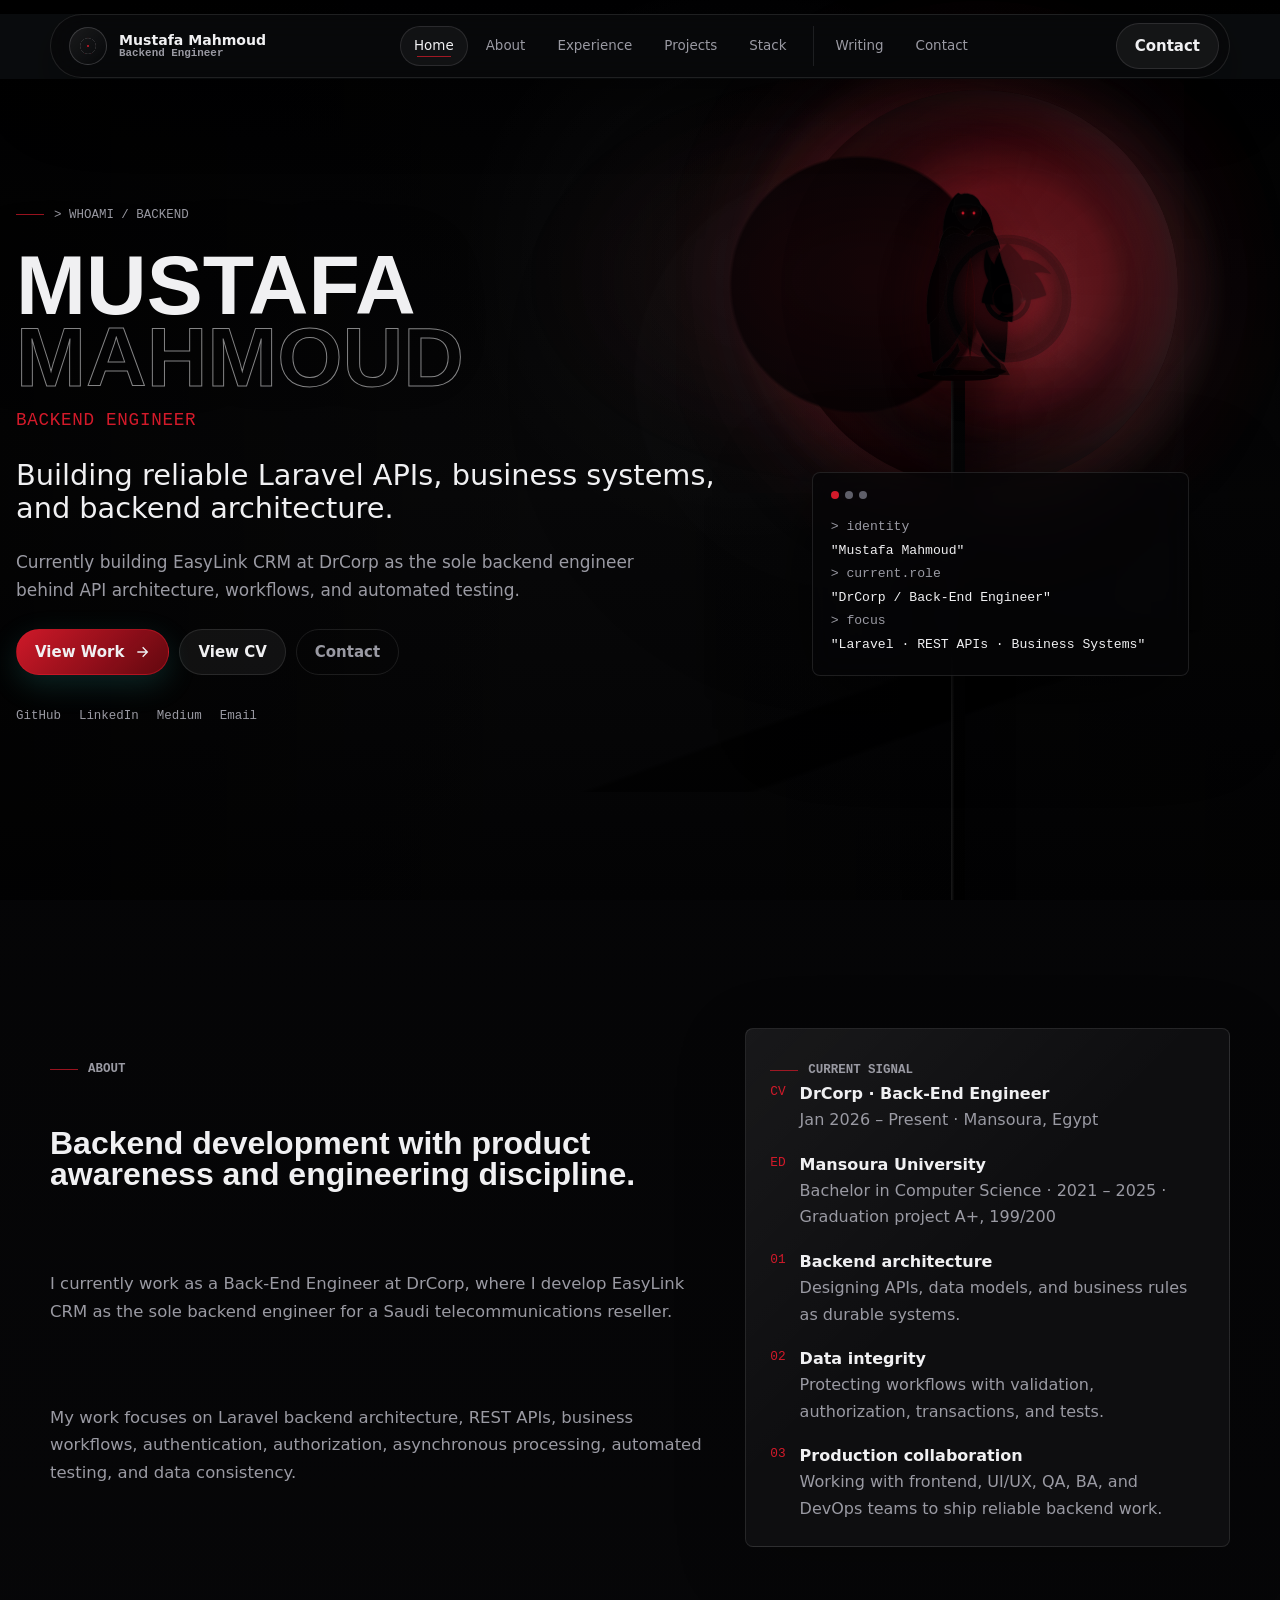
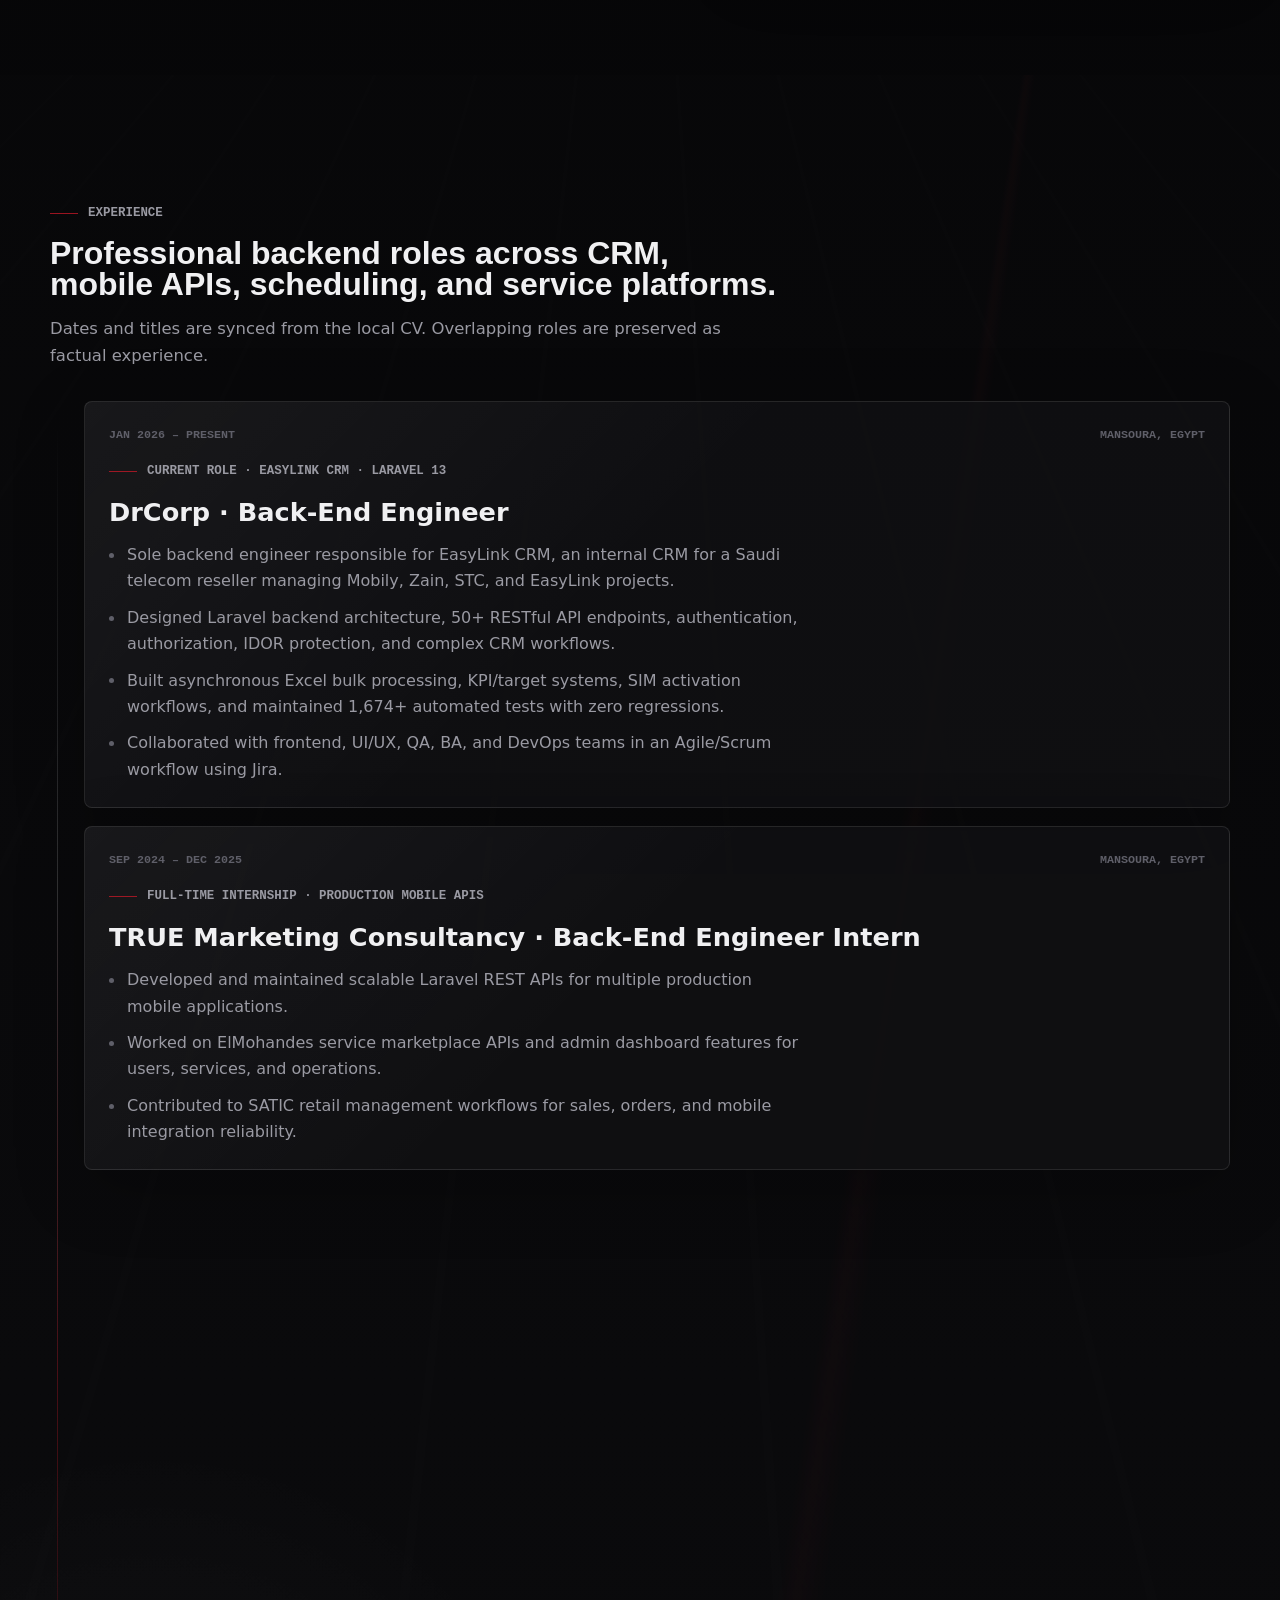
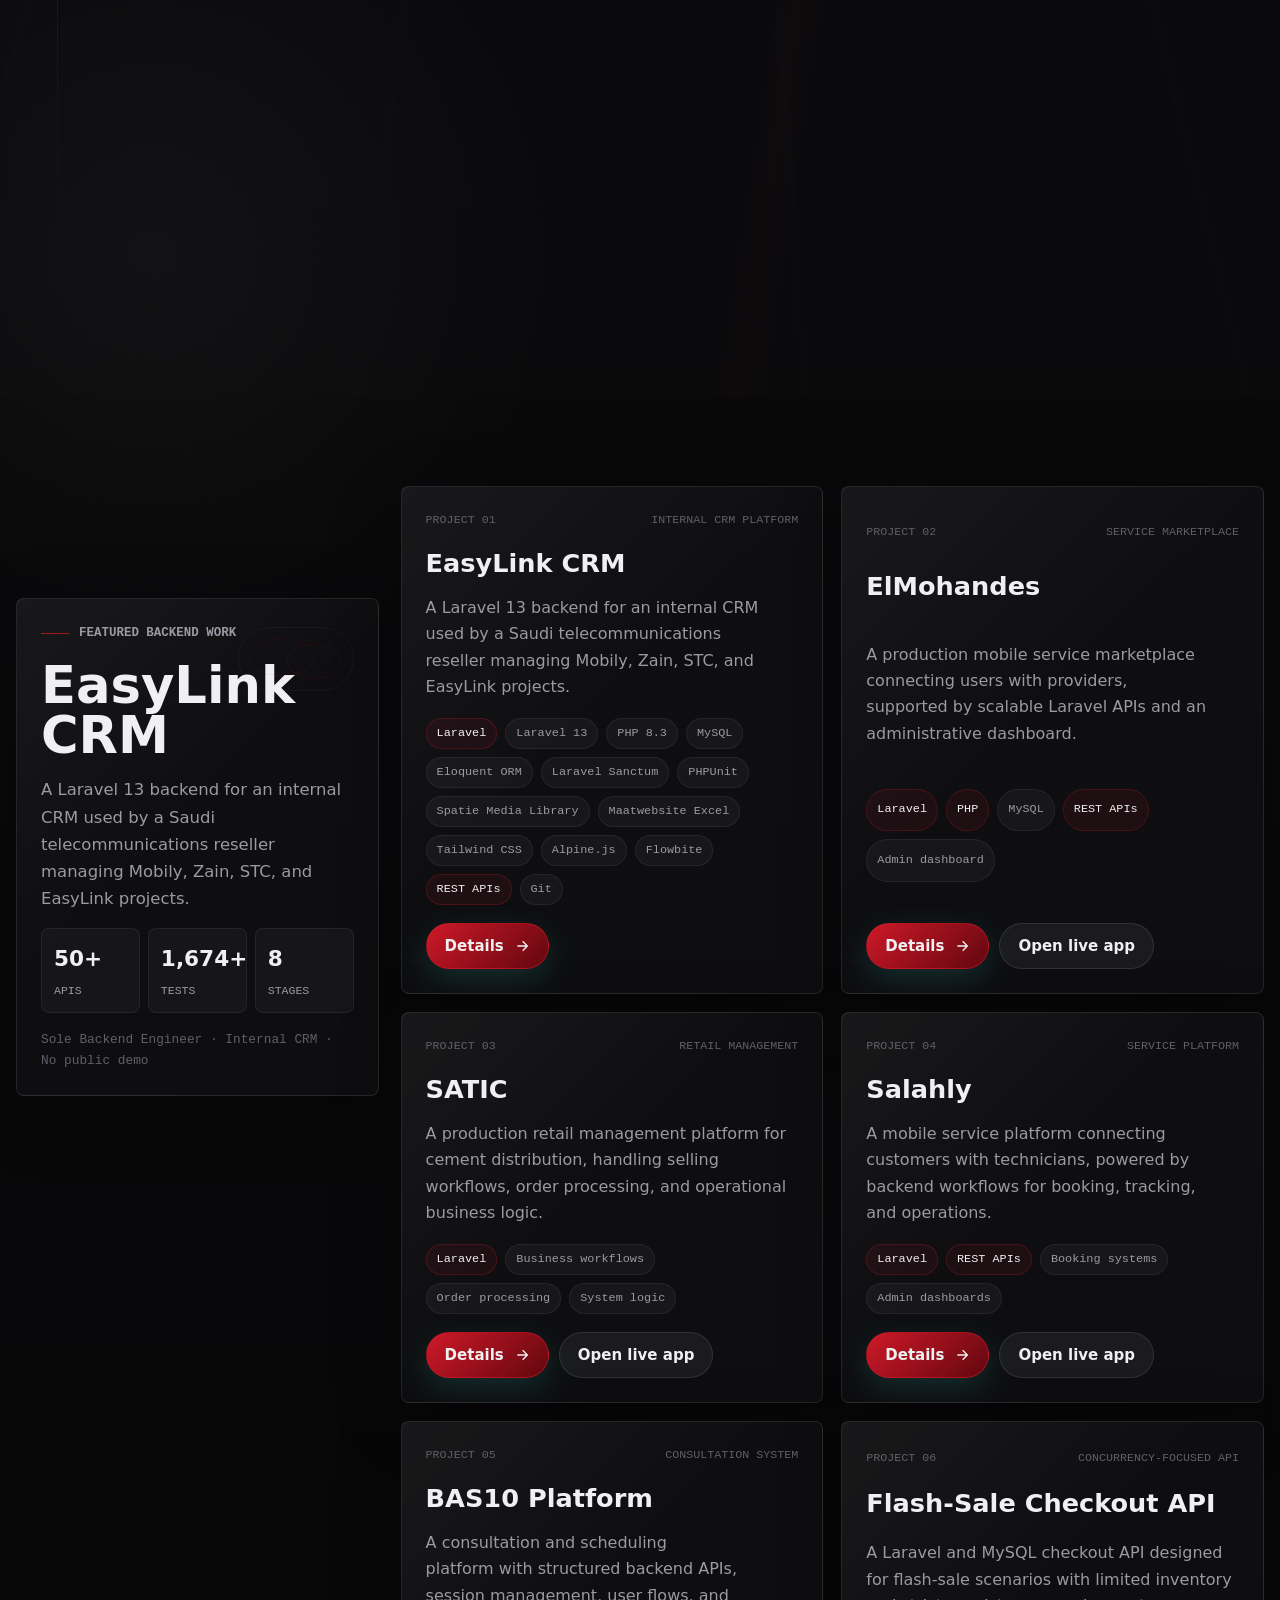
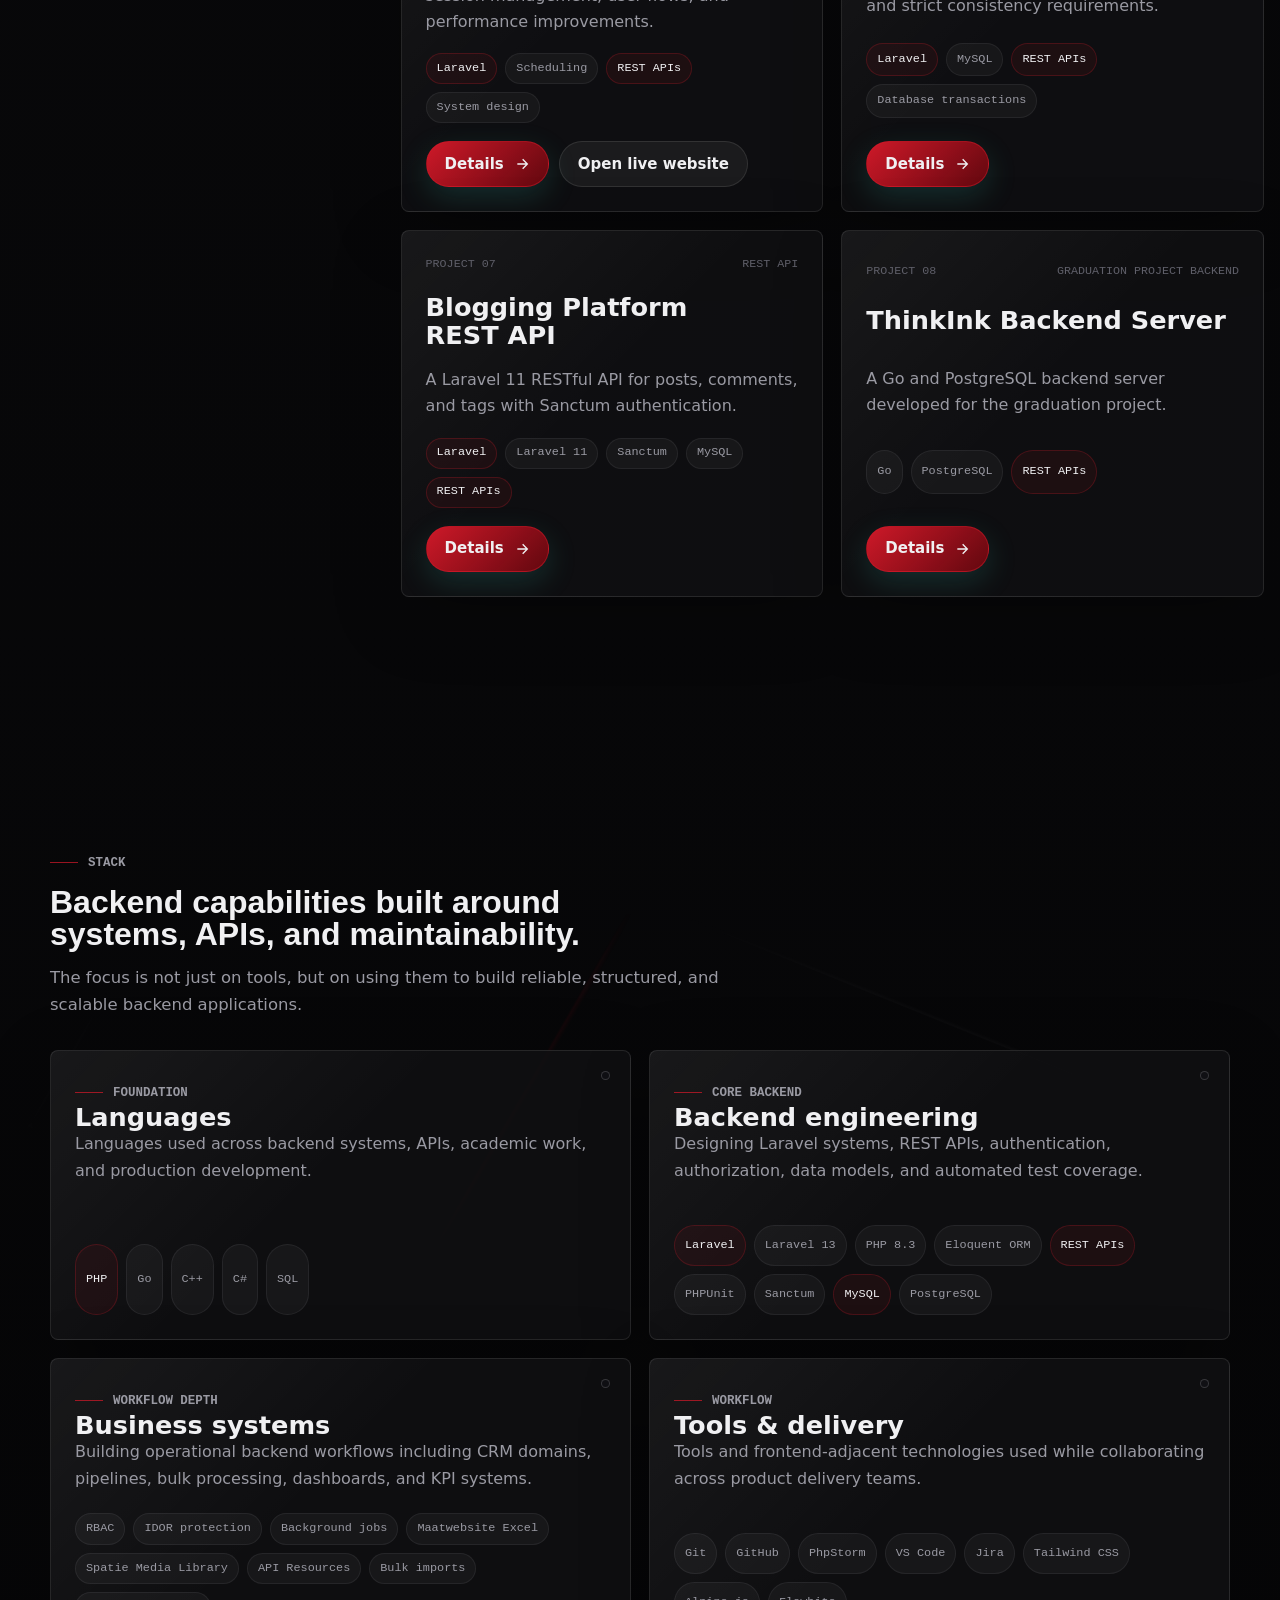
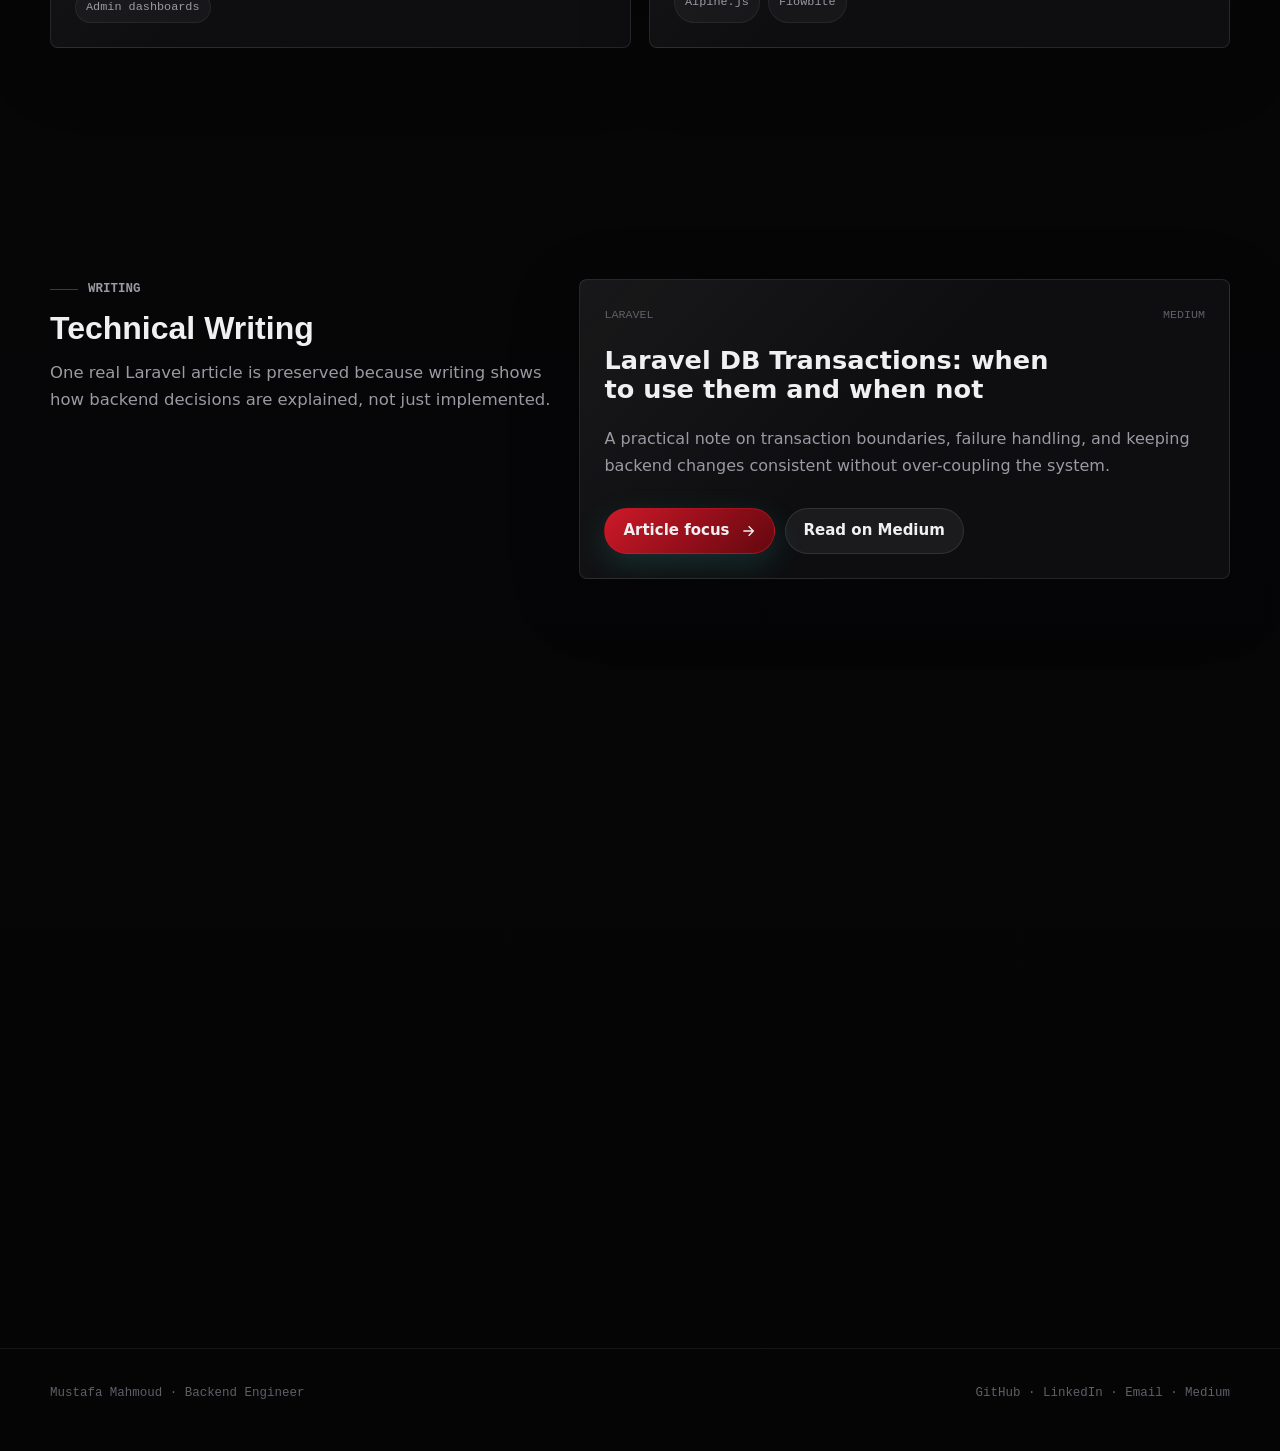
<file: index.html>
<!doctype html>
<html lang="en" data-theme="dark">
  <head>
    <meta charset="UTF-8" />
    <meta name="viewport" content="width=device-width, initial-scale=1.0" />
    <title>Mustafa Mahmoud | Backend Engineer</title>
    <meta
      name="description"
      content="Mustafa Mahmoud is a Backend Engineer focused on Laravel APIs, business workflows, data integrity, and reliable backend architecture."
    />
    <meta name="color-scheme" content="dark" />
    <meta name="theme-color" content="#070709" />
    <meta property="og:title" content="Mustafa Mahmoud | Backend Engineer" />
    <meta
      property="og:description"
      content="Backend Engineer building Laravel APIs, business systems, and reliable backend architecture."
    />
    <meta property="og:type" content="website" />
    <meta property="og:locale" content="en_US" />
    <meta property="og:image" content="android-chrome-512x512.png" />
    <meta name="twitter:card" content="summary" />
    <meta name="twitter:title" content="Mustafa Mahmoud | Backend Engineer" />
    <meta
      name="twitter:description"
      content="Backend Engineer building Laravel APIs, business systems, and reliable backend architecture."
    />
    <meta name="robots" content="index,follow" />

    <script>
      document.documentElement.classList.add("js");
    </script>

    <link rel="icon" href="favicon.ico" sizes="any" />
    <link rel="icon" href="favicon.svg" type="image/svg+xml" />
    <link rel="icon" href="favicon-32x32.png" type="image/png" sizes="32x32" />
    <link rel="icon" href="favicon-16x16.png" type="image/png" sizes="16x16" />
    <link rel="apple-touch-icon" href="apple-touch-icon.png" sizes="180x180" />
    <link rel="manifest" href="site.webmanifest" />
    <link rel="preconnect" href="https://api.fontshare.com" crossorigin />
    <link
      href="https://api.fontshare.com/v2/css?f[]=satoshi@400,500,700,900&f[]=jet-brains-mono@400,500,700&display=swap"
      rel="stylesheet"
    />
    <link rel="stylesheet" href="css/tokens.css" />
    <link rel="stylesheet" href="css/layout.css" />
    <link rel="stylesheet" href="css/components.css" />
    <link rel="stylesheet" href="css/animations.css" />
    <link rel="stylesheet" href="css/genjutsu.css" />
    <script type="module" src="js/app.mjs"></script>
  </head>
  <body>
    <a class="skip-link" href="#main-content">Skip to main content</a>
    <div class="loader" aria-hidden="true">
      <div class="loader-mark"></div>
    </div>
    <div class="cursor-aura" aria-hidden="true"></div>
    <div class="ambient" aria-hidden="true">
      <span class="moon"></span>
      <span class="blood-glow"></span>
      <span class="grid-fade"></span>
      <span class="crow crow-one"></span>
      <span class="crow crow-two"></span>
      <span class="crow crow-three"></span>
    </div>
    <div id="app">
      <main id="main-content" class="noscript-shell">
        <section class="container section">
          <p class="eyebrow">Mustafa Mahmoud</p>
          <h1>Backend Engineer</h1>
          <p>
            Backend Engineer building reliable Laravel APIs, business systems,
            and backend architecture.
          </p>
          <p>
            Email:
            <a href="mailto:mostafaa.mahmoudd550@gmail.com">
              mostafaa.mahmoudd550@gmail.com
            </a>
          </p>
        </section>
      </main>
    </div>
  </body>
</html>
</file>
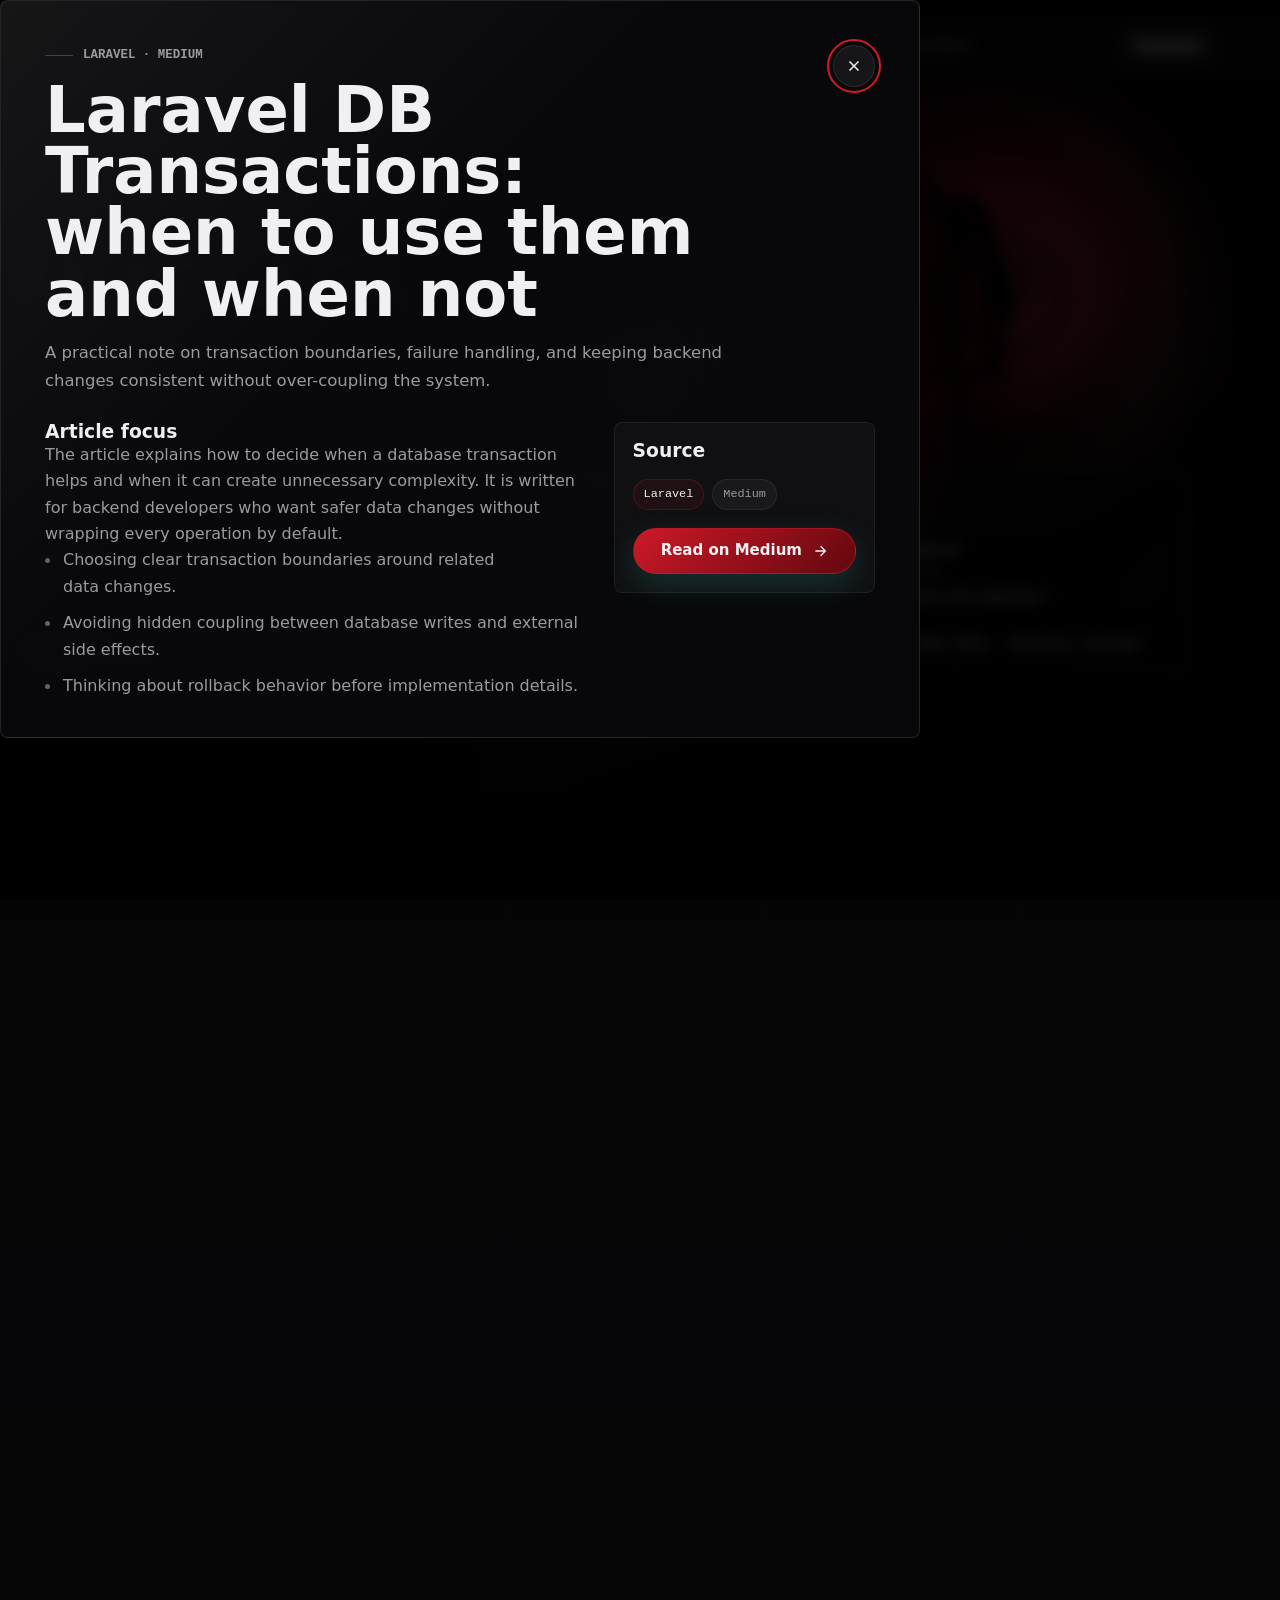
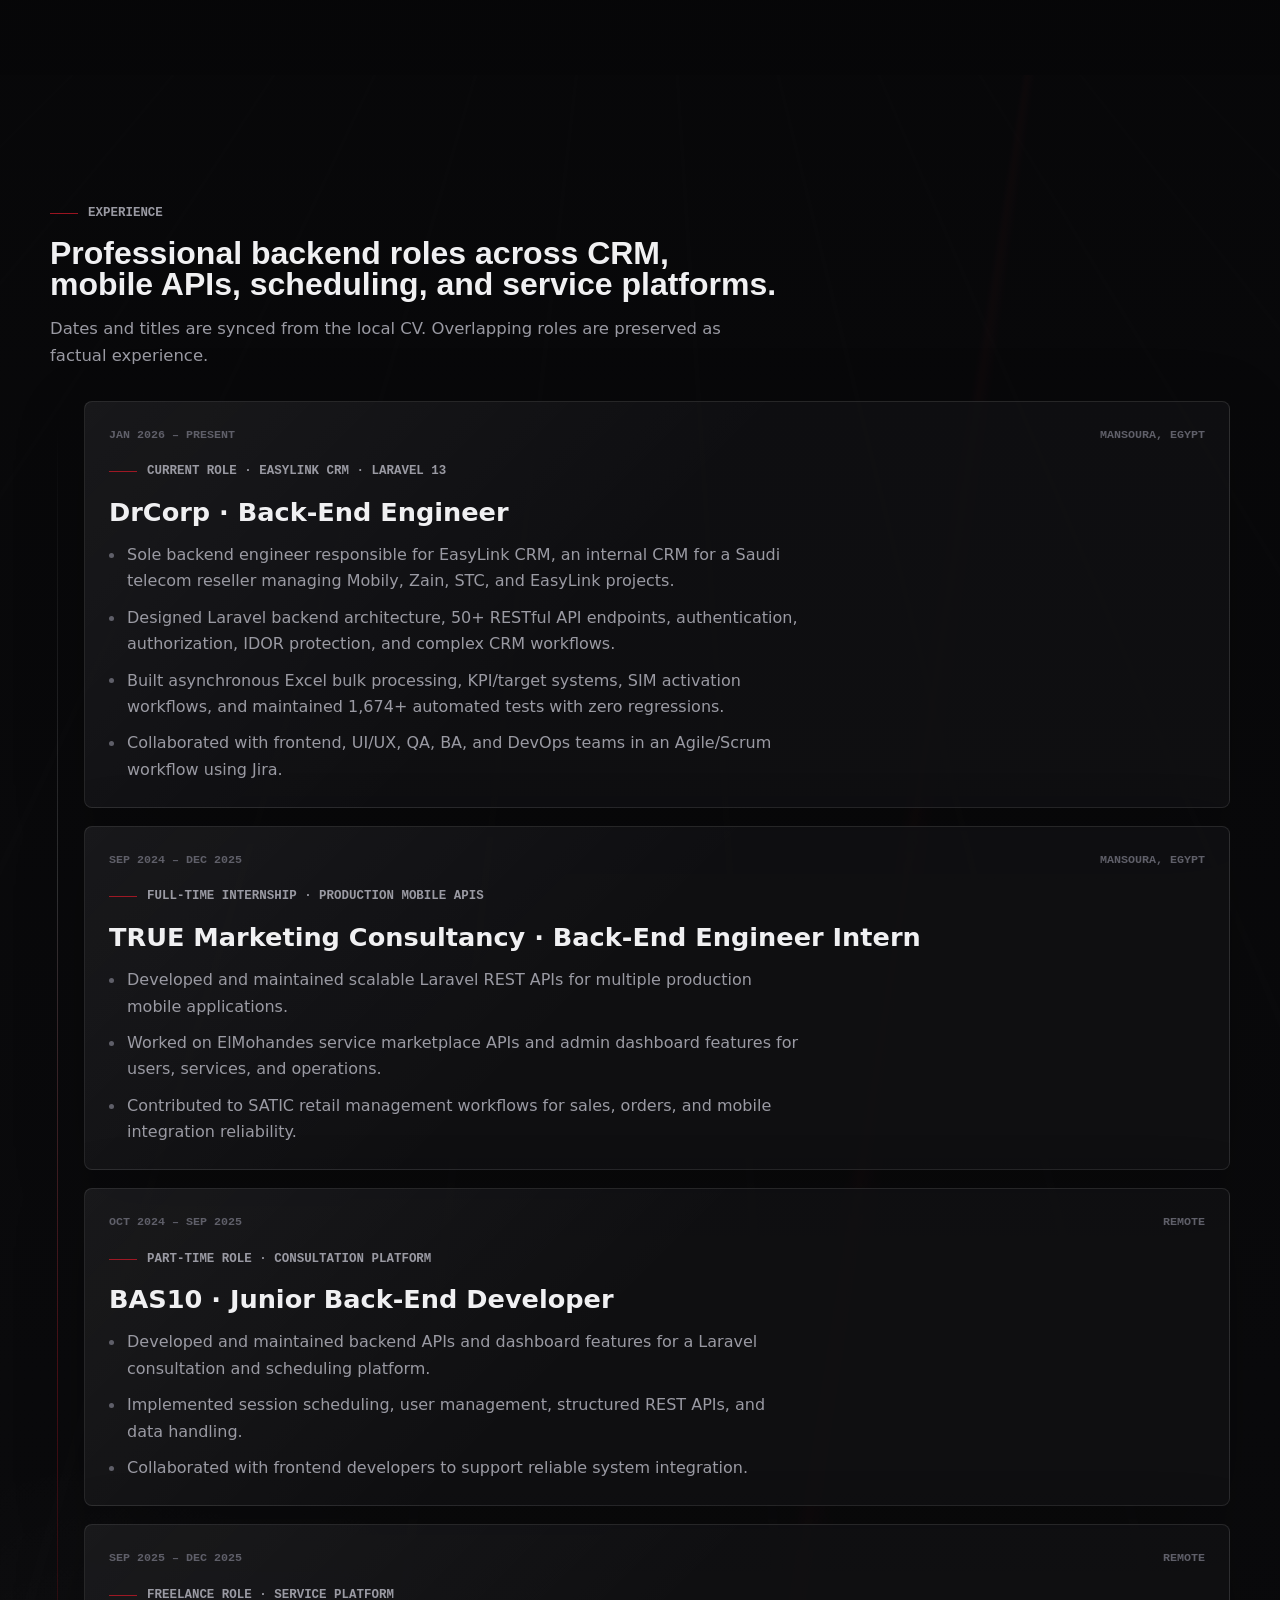
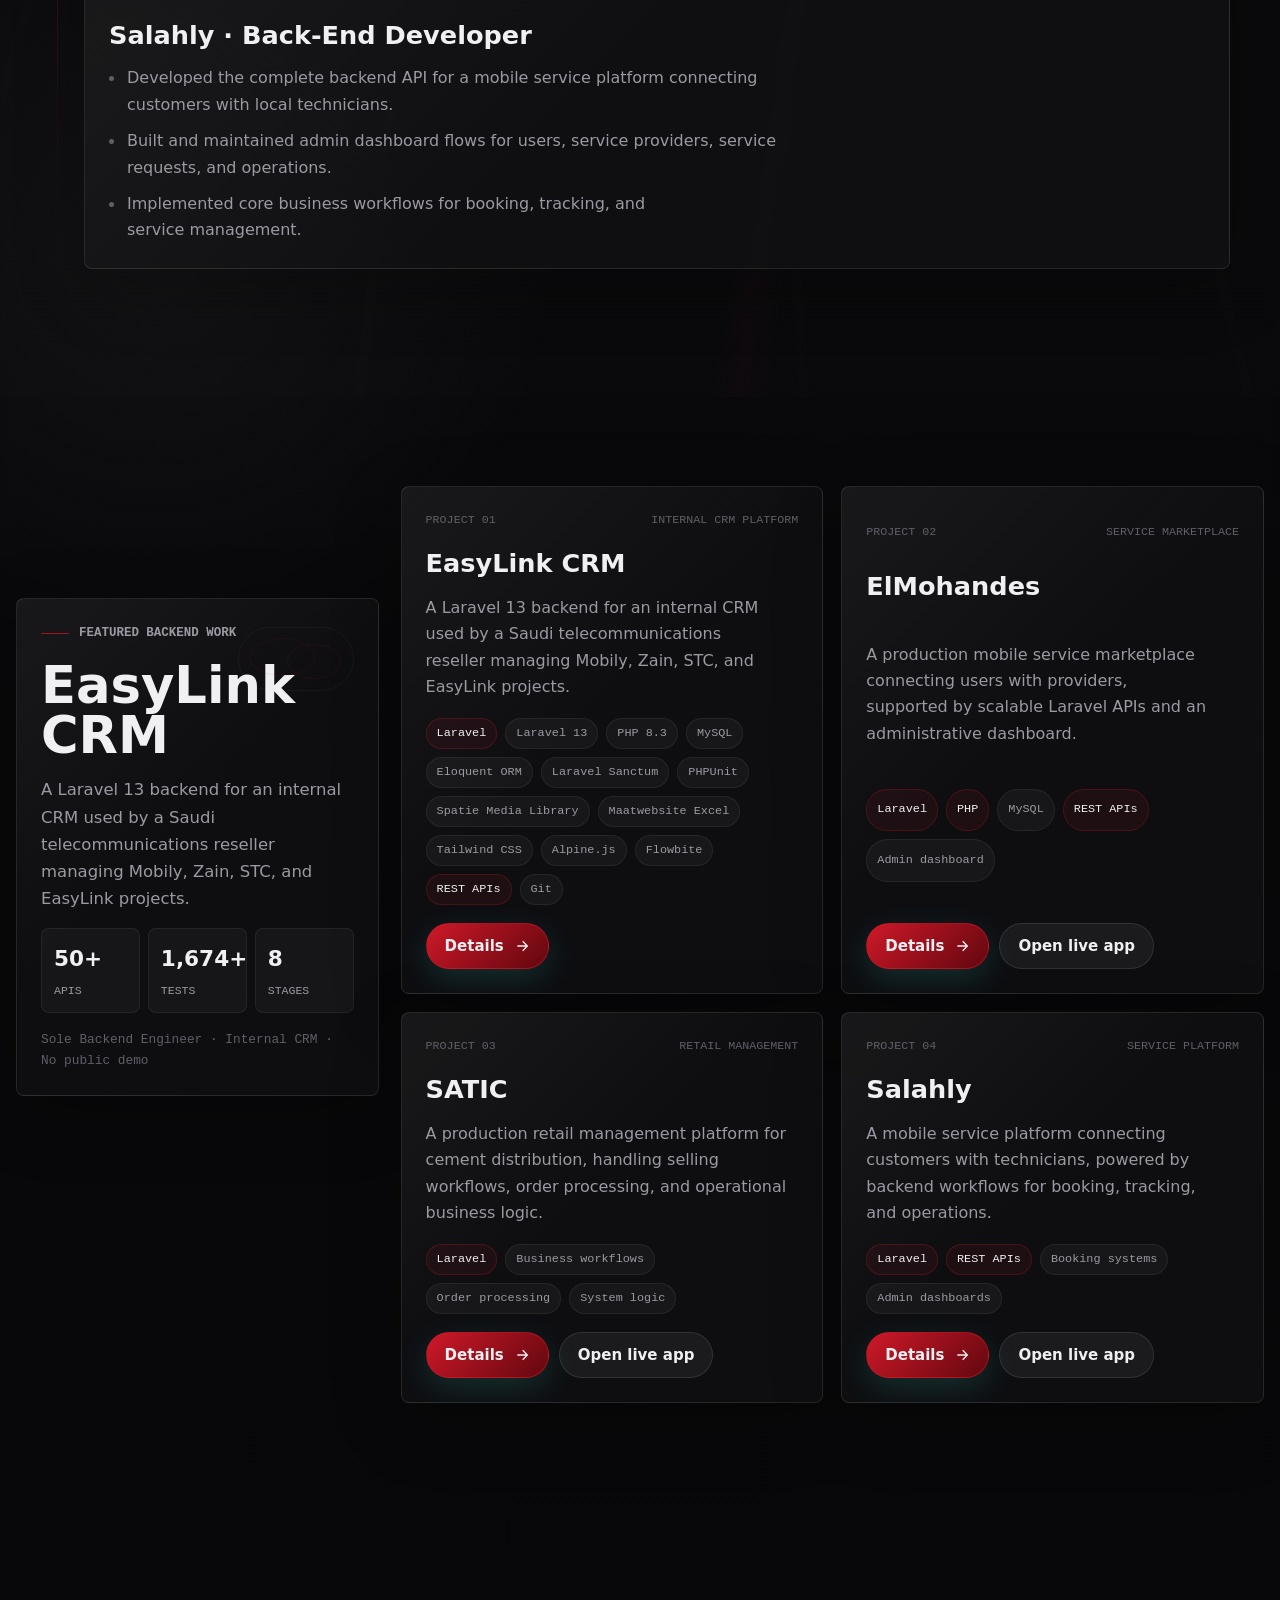
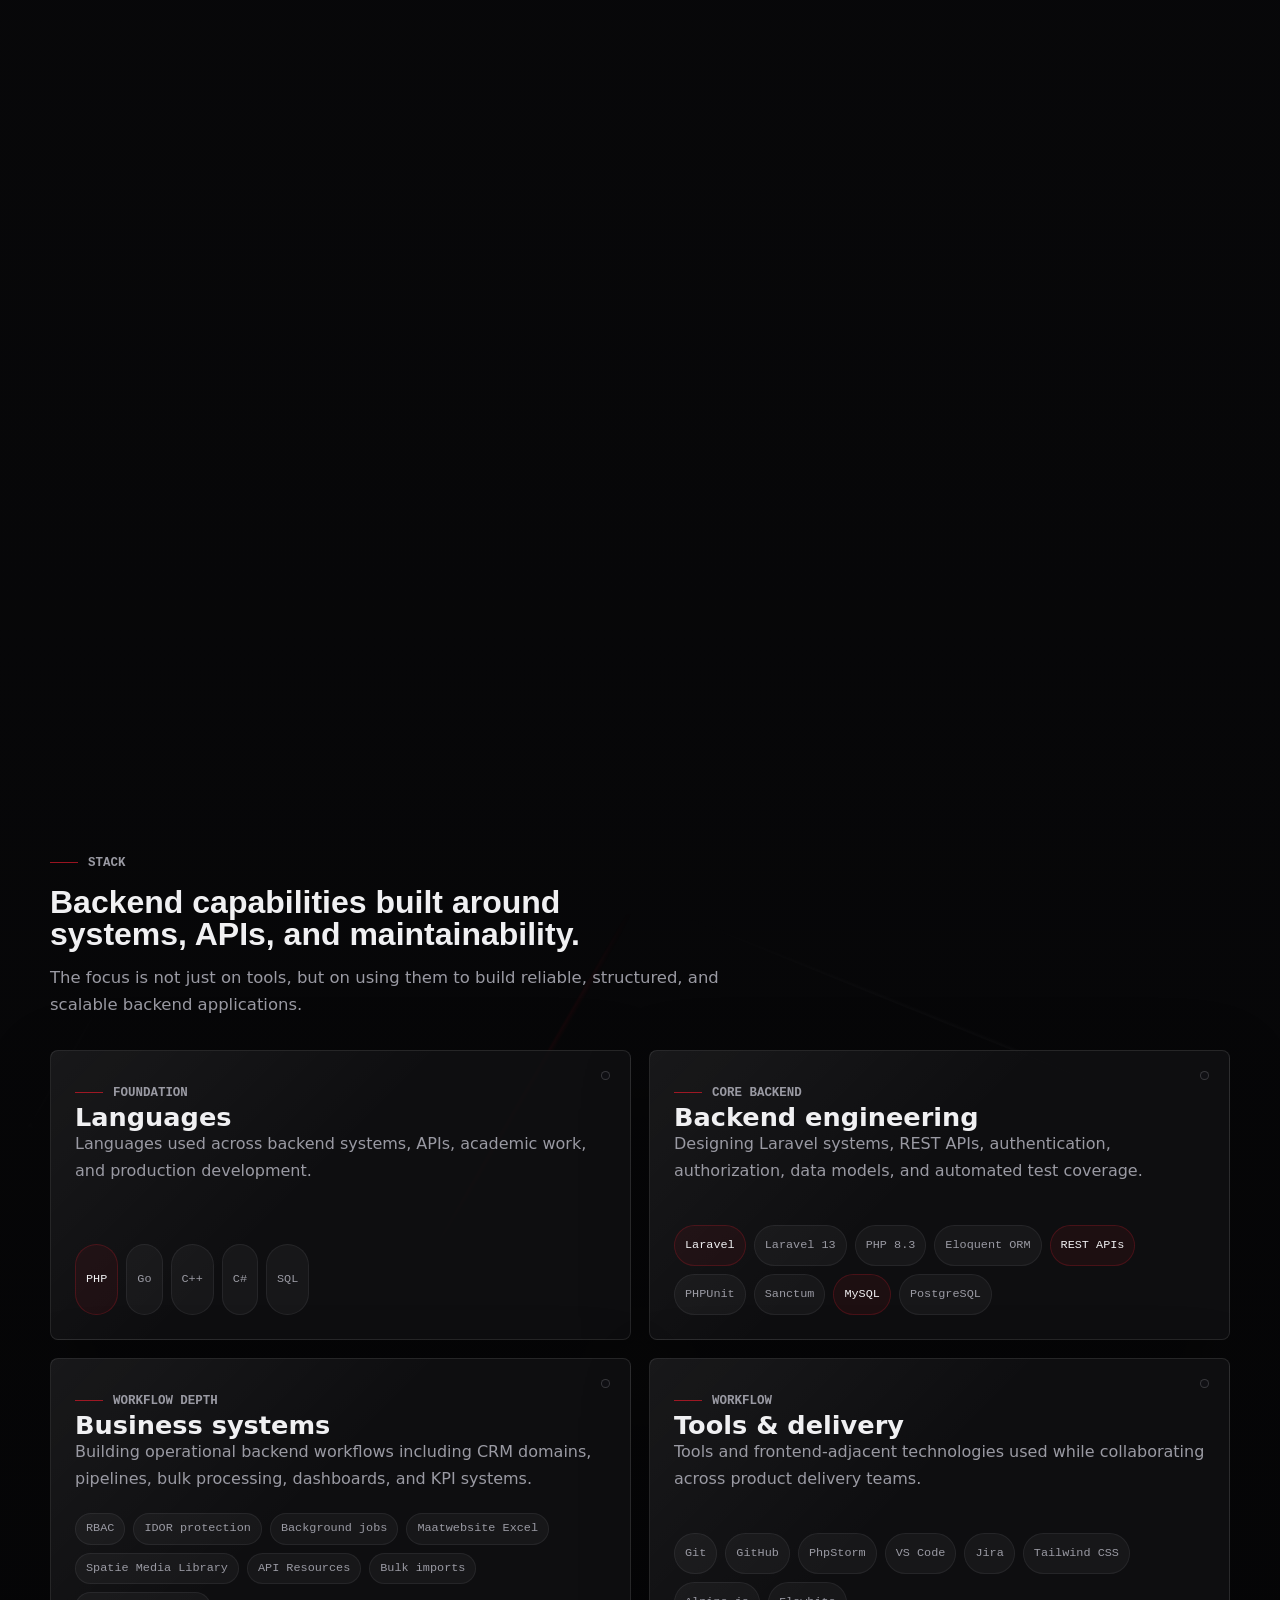
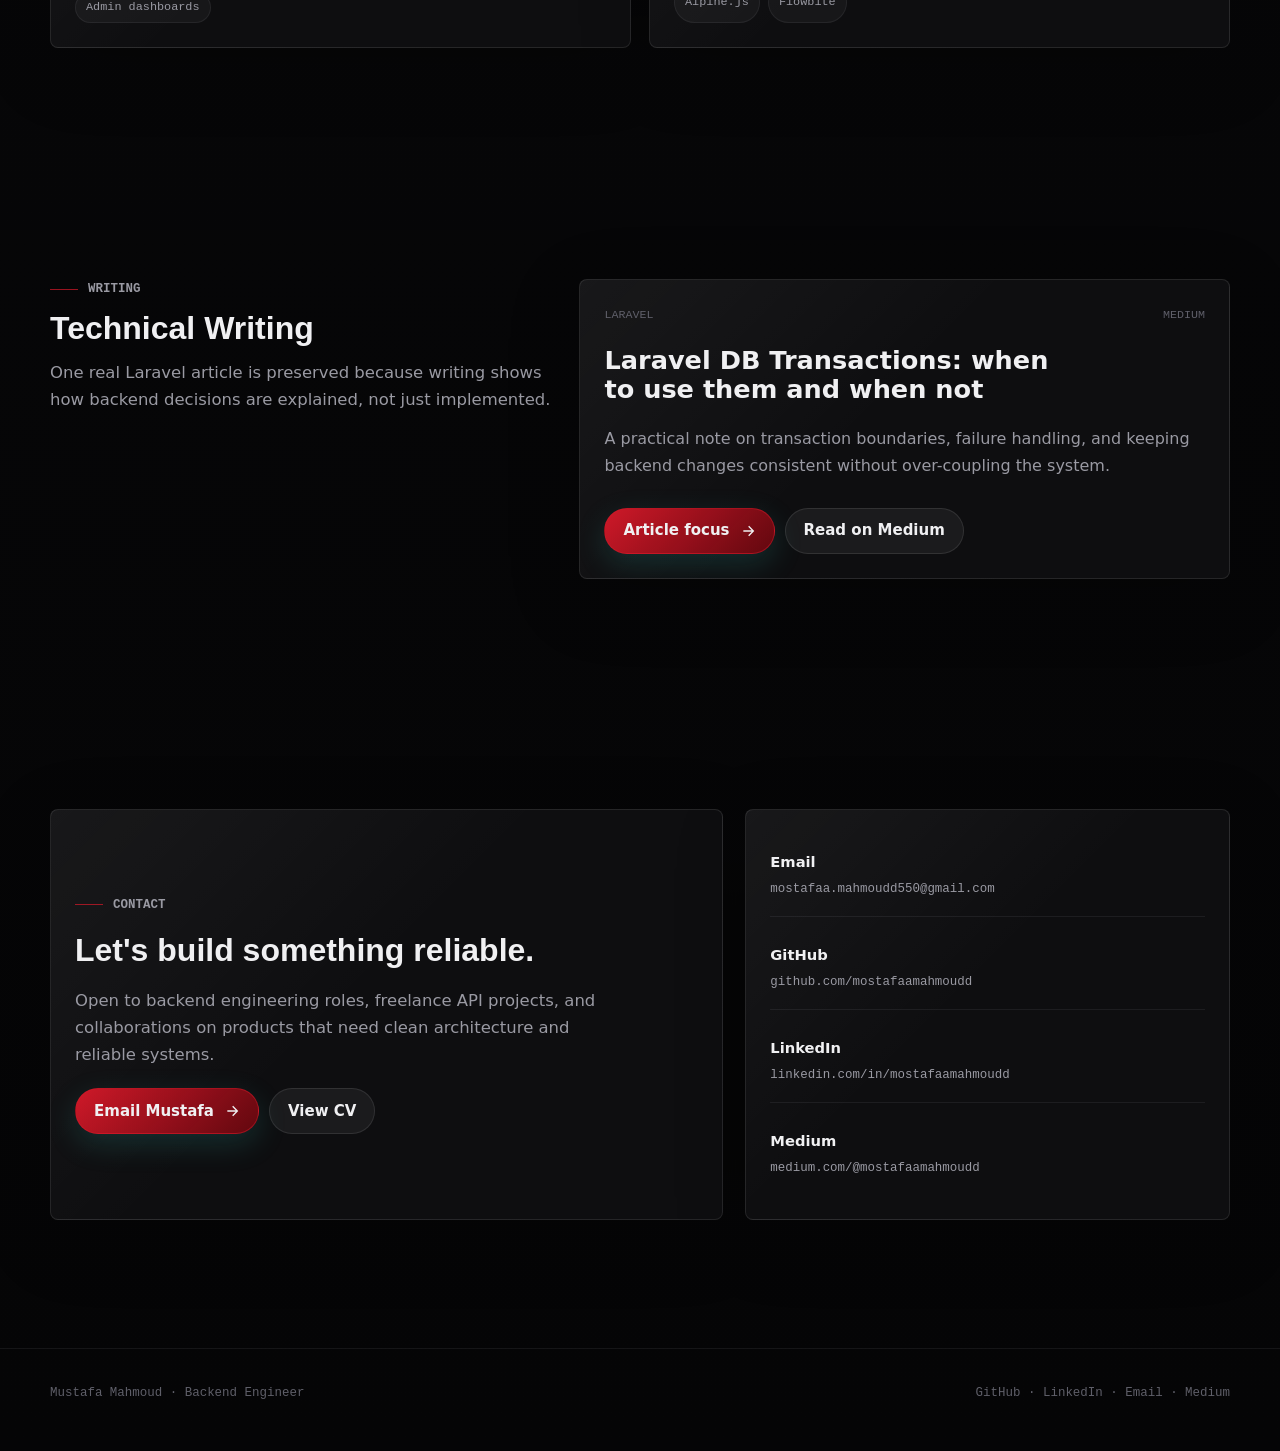
<file: blog-laravel-db-transactions.html>
<!doctype html>
<html lang="en">
  <head>
    <meta http-equiv="refresh" content="0; url=index.html#article/laravel-db-transactions" />
    <script>window.location.replace("index.html#article/laravel-db-transactions");</script>
    <meta charset="UTF-8" />
    <meta name="viewport" content="width=device-width, initial-scale=1.0" />
    <title>Laravel DB Transactions | Mostafa Mahmoud</title>
    <meta name="description" content="Details for a Laravel article about database transactions, transaction boundaries, failure handling, and maintainable backend design." />
    <meta name="color-scheme" content="dark light" />
    <meta name="theme-color" content="#0d0f12" />
    <script>document.documentElement.classList.add("js");</script>
    <link rel="icon" href="favicon.ico" sizes="any" />
    <link rel="icon" href="favicon.svg" type="image/svg+xml" />
    <link rel="preconnect" href="https://api.fontshare.com" crossorigin />
    <link href="https://api.fontshare.com/v2/css?f[]=cabinet-grotesk@500,700,800&f[]=general-sans@400,500,600,700&display=swap" rel="stylesheet" />
    <link rel="stylesheet" href="css/tokens.css" />
    <link rel="stylesheet" href="css/layout.css" />
    <link rel="stylesheet" href="css/components.css" />
    <link rel="stylesheet" href="css/animations.css" />
  </head>
  <body>
    <a class="skip-link" href="#main-content">Skip to main content</a>
    <header class="site-header" id="top">
      <div class="container nav-shell">
        <a class="brand" href="index.html#top" aria-label="Go to home"><span class="brand-mark" aria-hidden="true"><img src="favicon.svg" alt="" width="40" height="40" decoding="async" /></span><span data-profile-role>Backend Developer</span></a>
        <nav aria-label="Primary">
          <button class="menu-toggle" type="button" aria-expanded="false" aria-controls="site-menu" data-menu-toggle><span class="sr-only">Toggle navigation</span><svg width="20" height="20" viewBox="0 0 24 24" fill="none" stroke="currentColor" stroke-width="2" aria-hidden="true"><path d="M4 7H20M4 12H20M4 17H20" stroke-linecap="round" /></svg></button>
          <div class="nav-menu" id="site-menu" data-nav-menu>
            <ul class="nav-links" role="list"><li><a href="index.html#about">About</a></li><li><a href="index.html#skills">Skills</a></li><li><a href="index.html#journey">Journey</a></li><li><a href="index.html#contact">Contact</a></li><li><a href="projects.html">Projects</a></li><li><a class="active" href="blogs.html">Blog</a></li></ul>
            <a class="btn btn-primary mobile-menu-cta" href="mailto:mostafaa.mahmoudd550@gmail.com">Start a conversation</a>
          </div>
        </nav>
        <div class="nav-actions"><button class="theme-toggle" type="button" data-theme-toggle aria-label="Switch color mode"></button><a class="btn btn-secondary nav-cta" href="mailto:mostafaa.mahmoudd550@gmail.com">Start a conversation</a></div>
      </div>
    </header>
    <main id="main-content">
      <section class="page-hero"><div class="container page-hero-inner" data-reveal><a class="back-link" href="blogs.html">Back to blog</a><span class="eyebrow">Laravel</span><h1>Laravel DB Transactions: when to use them and when not</h1><p class="muted">A practical note on transaction boundaries, failure handling, and keeping backend changes consistent without over-coupling the system.</p></div></section>
      <section class="section"><div class="container detail-grid">
        <article class="detail-panel card" data-reveal><h2>Article focus</h2><p class="muted">The article explains how to decide when a database transaction helps and when it can create unnecessary complexity. It is written for backend developers who want safer data changes without wrapping every operation by default.</p><ul class="project-points"><li>Choosing clear transaction boundaries around related data changes.</li><li>Avoiding hidden coupling between database writes and external side effects.</li><li>Thinking about rollback behavior before implementation details.</li></ul></article>
        <aside class="detail-panel card" data-reveal><h2>Links</h2><div class="link-list"><a class="btn btn-primary" href="https://medium.com/@mostafaamahmoudd/laravel-db-transactions-when-to-use-them-and-when-not-to-0280464293f3" target="_blank" rel="noopener noreferrer">Read on Medium</a><a class="btn btn-secondary" href="https://medium.com/@mostafaamahmoudd" target="_blank" rel="noopener noreferrer">More articles</a><a class="btn btn-secondary" href="blogs.html">All blog posts</a></div></aside>
      </div></section>
    </main>
    <script src="js/profile.js" defer></script><script src="js/theme.js" defer></script><script src="js/nav.js" defer></script><script src="js/reveal.js" defer></script>
  </body>
</html>
</file>
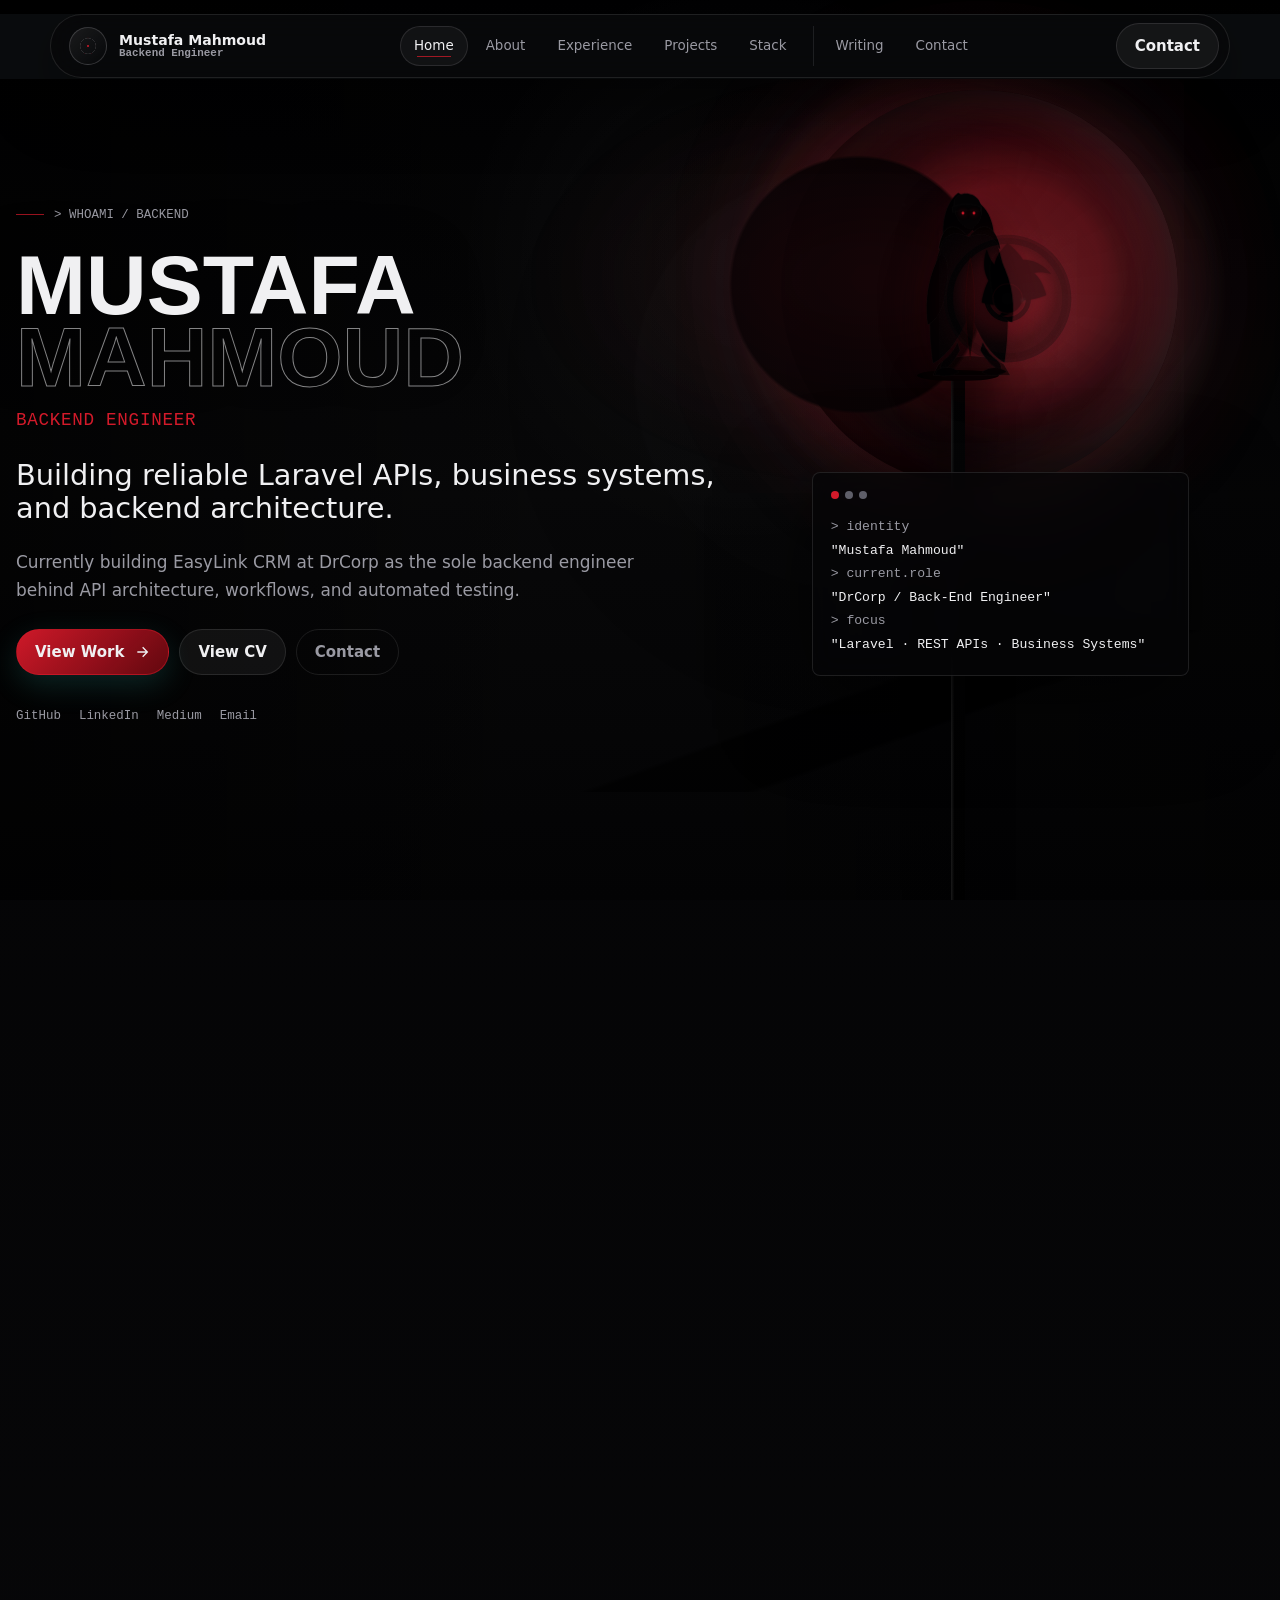
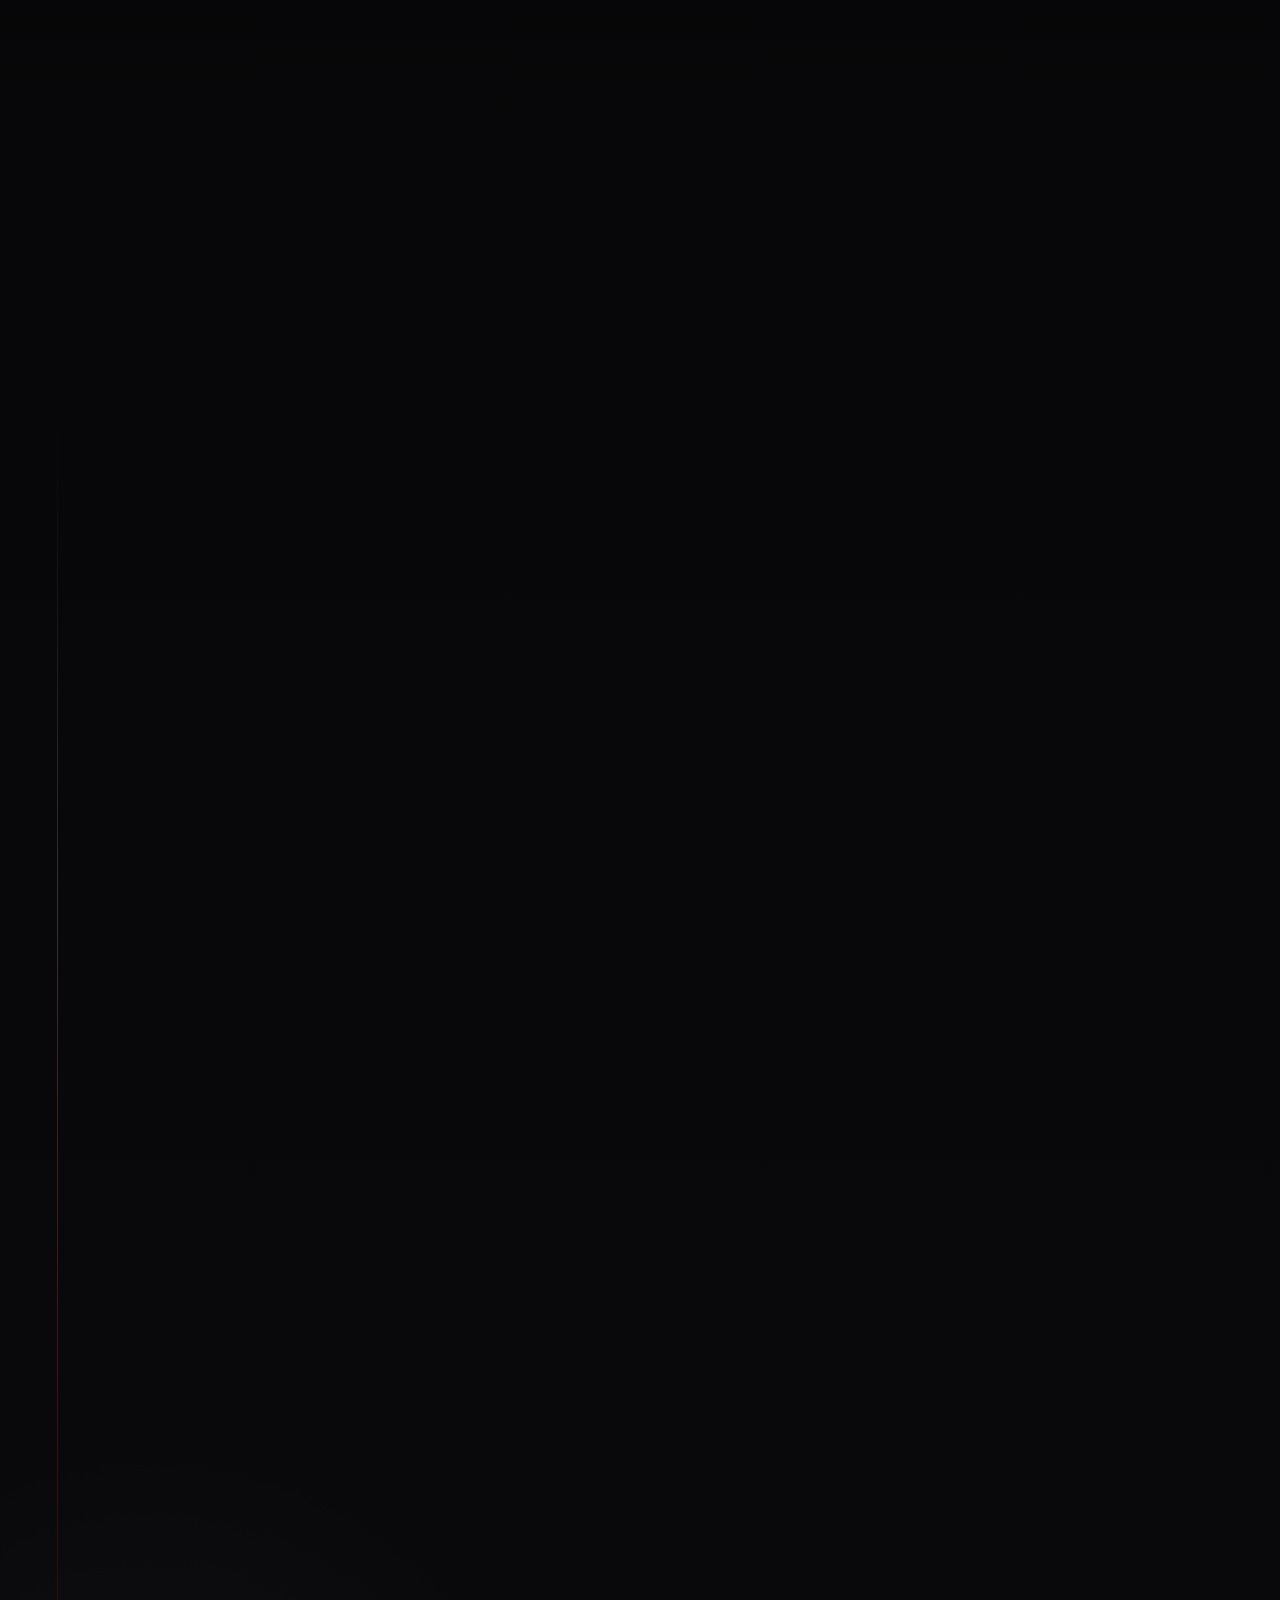
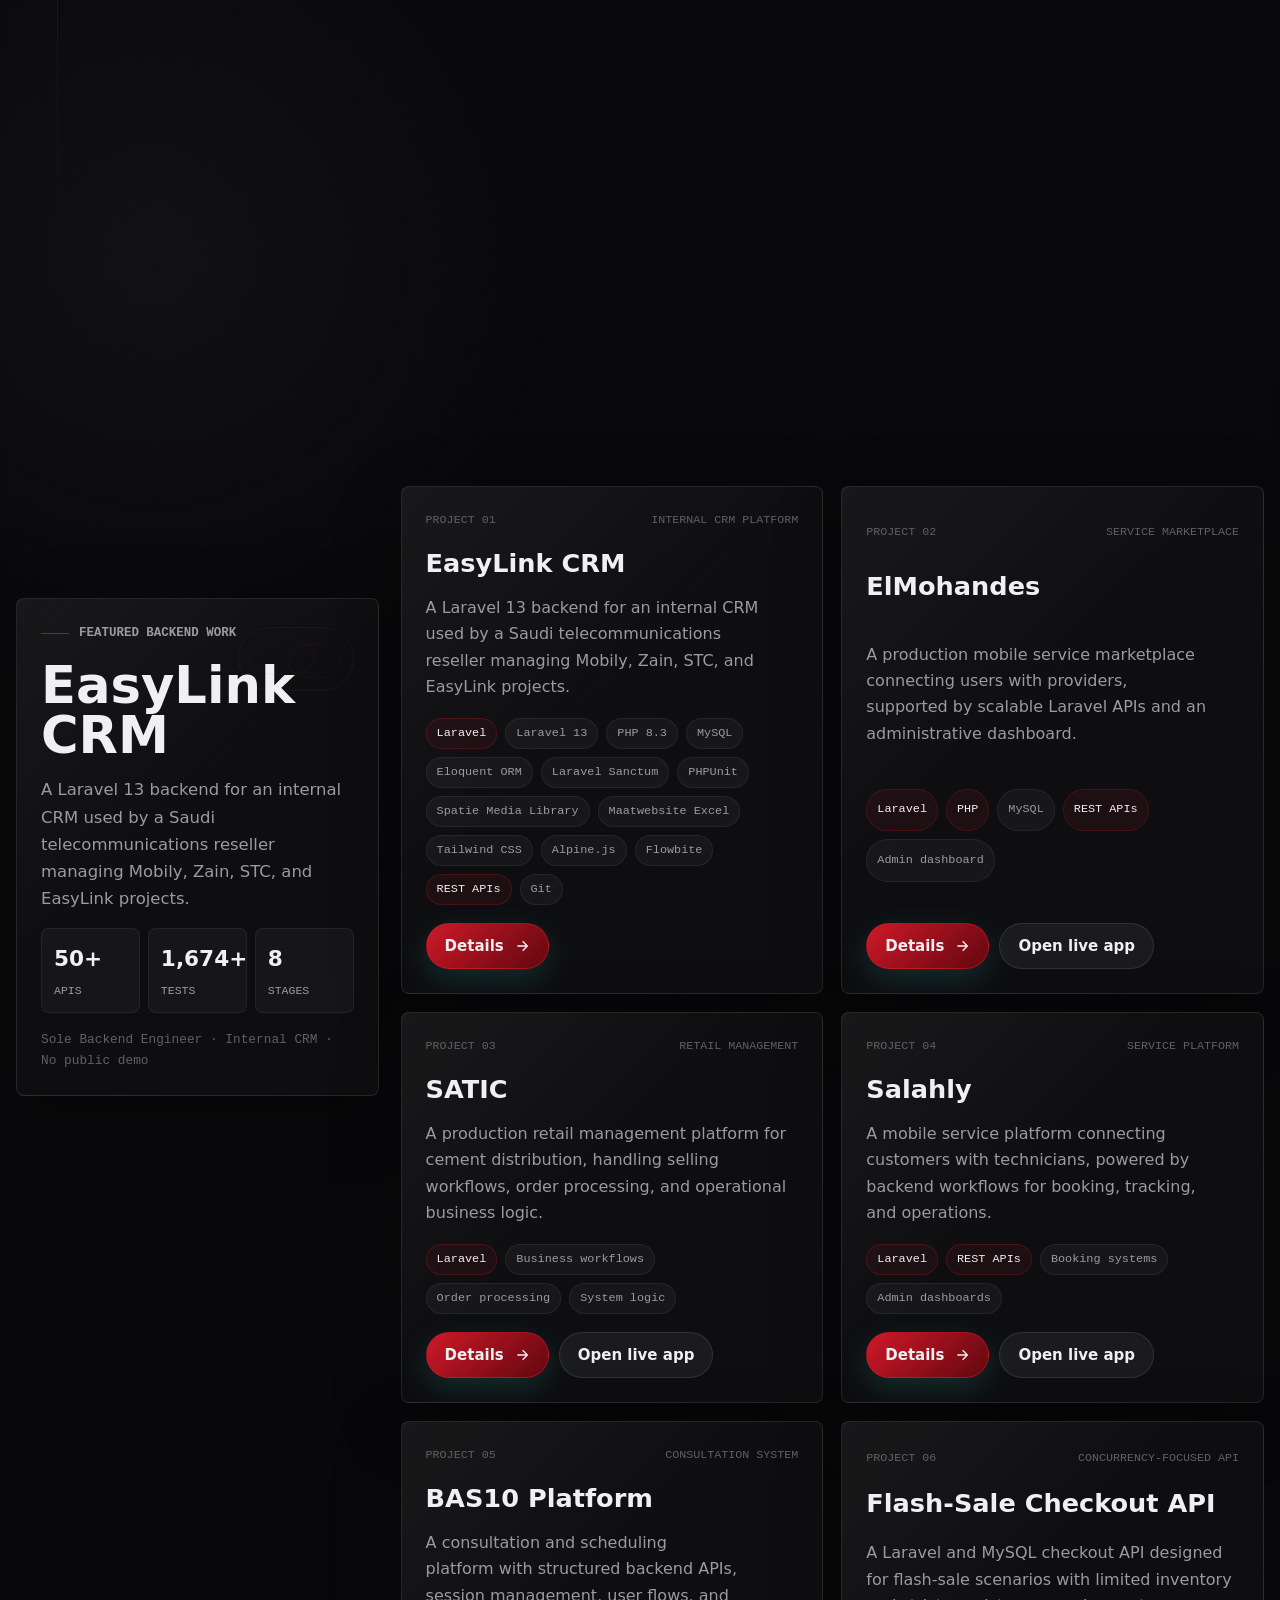
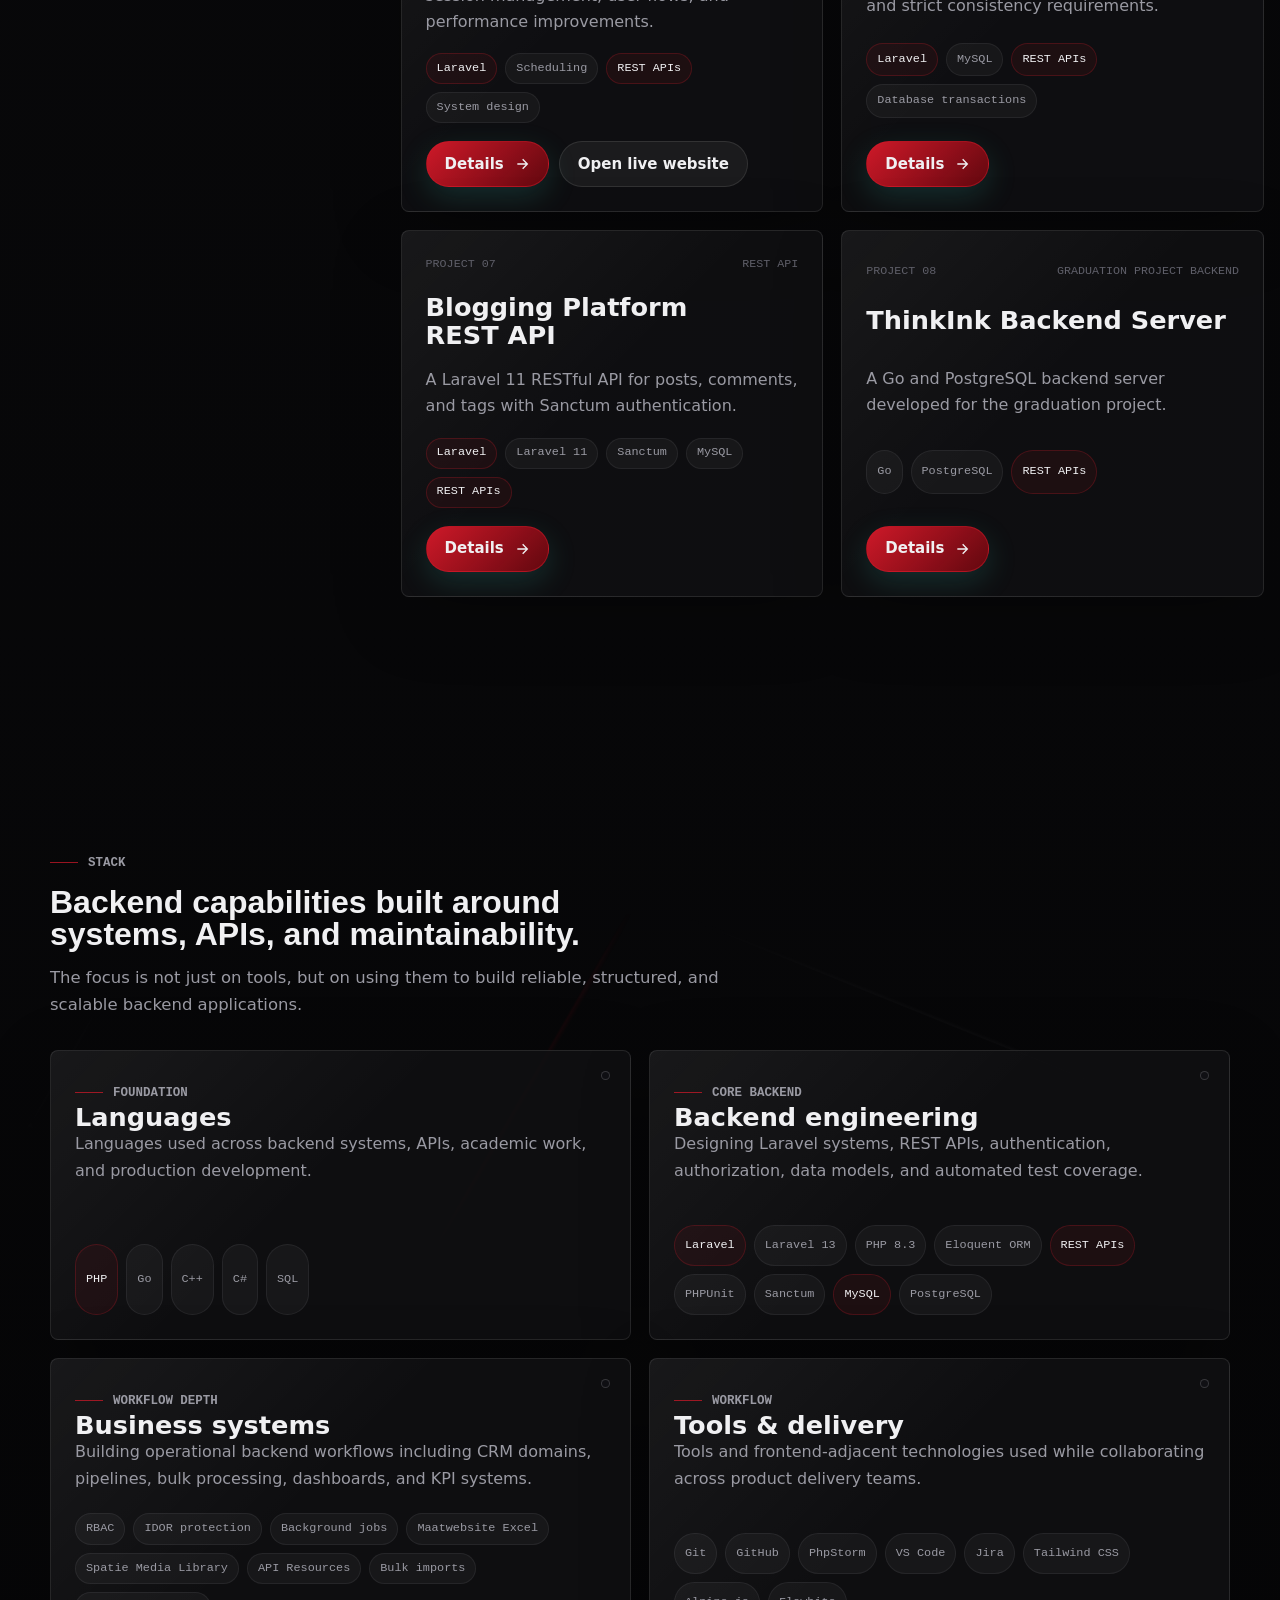
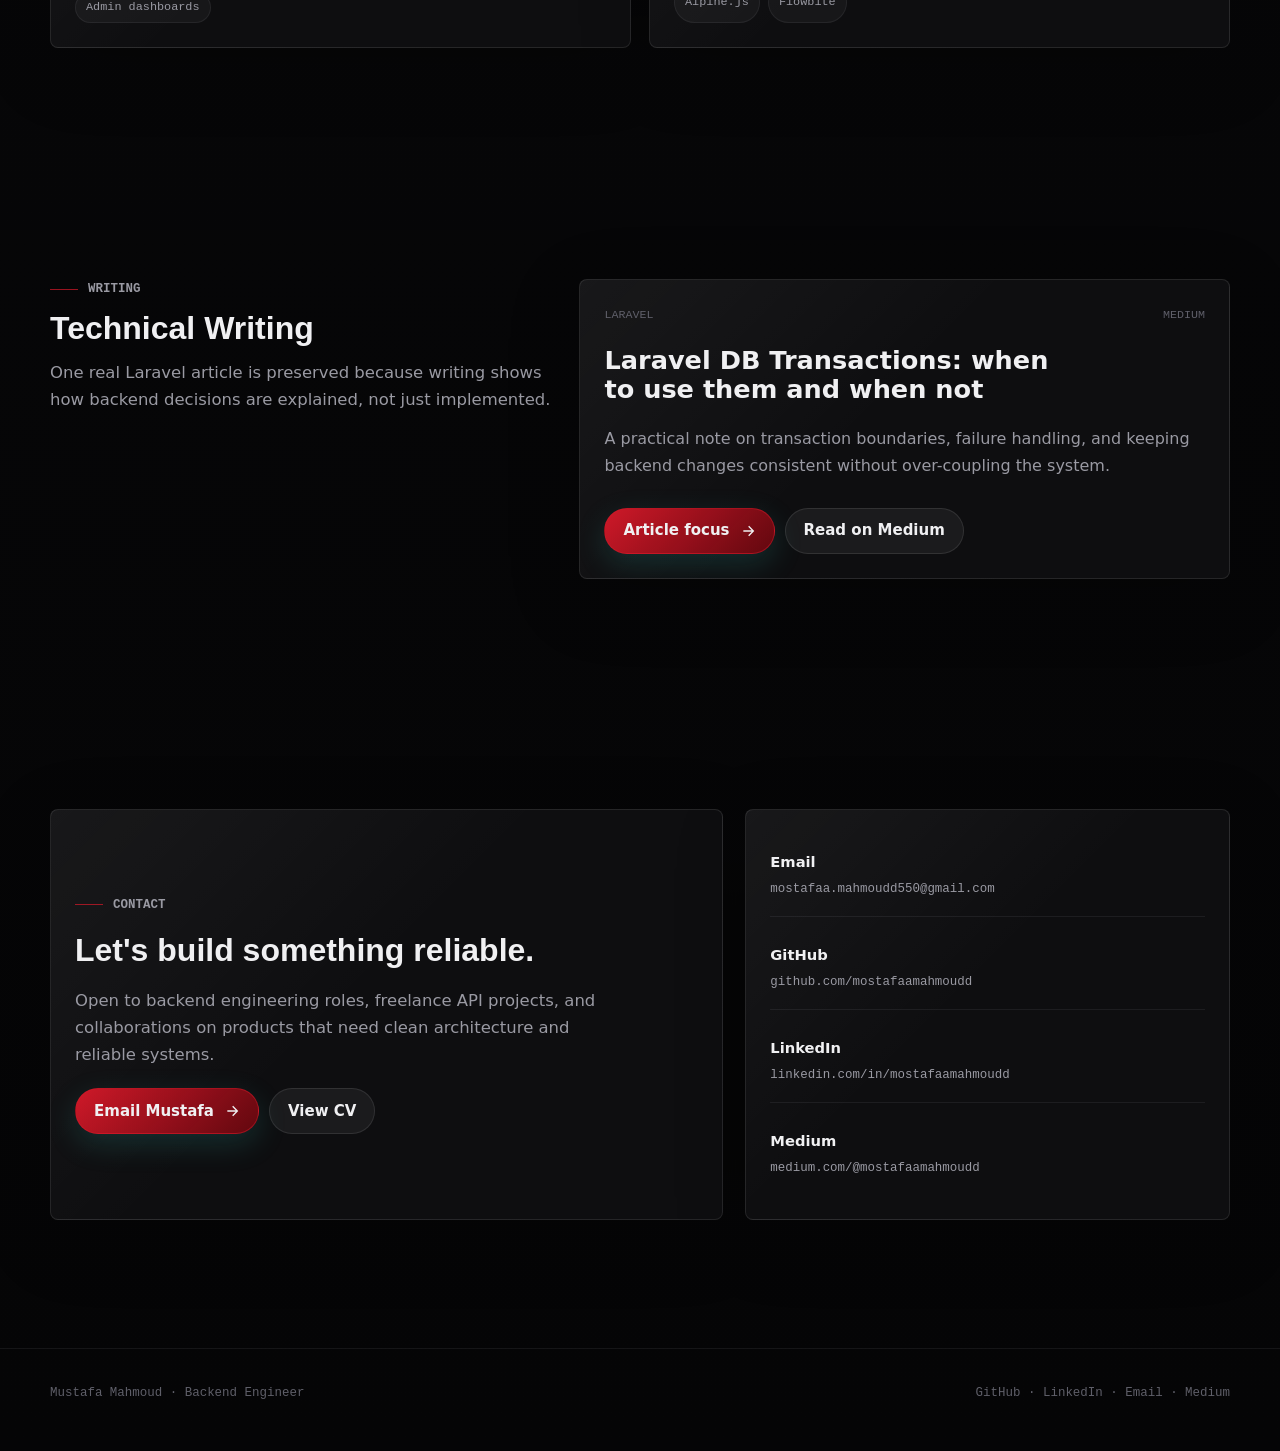
<file: blogs.html>
<!doctype html>
<html lang="en">
  <head>
    <meta http-equiv="refresh" content="0; url=index.html#writing" />
    <script>window.location.replace("index.html#writing");</script>
    <meta charset="UTF-8" />
    <meta name="viewport" content="width=device-width, initial-scale=1.0" />
    <title>Blog | Mostafa Mahmoud</title>
    <meta name="description" content="Backend writing by Mostafa Mahmoud about Laravel, database transactions, maintainability, and system design." />
    <meta name="color-scheme" content="dark light" />
    <meta name="theme-color" content="#0d0f12" />
    <script>document.documentElement.classList.add("js");</script>
    <link rel="icon" href="favicon.ico" sizes="any" />
    <link rel="icon" href="favicon.svg" type="image/svg+xml" />
    <link rel="preconnect" href="https://api.fontshare.com" crossorigin />
    <link href="https://api.fontshare.com/v2/css?f[]=cabinet-grotesk@500,700,800&f[]=general-sans@400,500,600,700&display=swap" rel="stylesheet" />
    <link rel="stylesheet" href="css/tokens.css" />
    <link rel="stylesheet" href="css/layout.css" />
    <link rel="stylesheet" href="css/components.css" />
    <link rel="stylesheet" href="css/animations.css" />
  </head>
  <body>
    <a class="skip-link" href="#main-content">Skip to main content</a>
    <header class="site-header" id="top">
      <div class="container nav-shell">
        <a class="brand" href="index.html#top" aria-label="Go to home"><span class="brand-mark" aria-hidden="true"><img src="favicon.svg" alt="" width="40" height="40" decoding="async" /></span><span data-profile-role>Backend Developer</span></a>
        <nav aria-label="Primary">
          <button class="menu-toggle" type="button" aria-expanded="false" aria-controls="site-menu" data-menu-toggle><span class="sr-only">Toggle navigation</span><svg width="20" height="20" viewBox="0 0 24 24" fill="none" stroke="currentColor" stroke-width="2" aria-hidden="true"><path d="M4 7H20M4 12H20M4 17H20" stroke-linecap="round" /></svg></button>
          <div class="nav-menu" id="site-menu" data-nav-menu>
            <ul class="nav-links" role="list">
              <li><a href="index.html#about">About</a></li>
              <li><a href="index.html#skills">Skills</a></li>
              <li><a href="index.html#journey">Journey</a></li>
              <li><a href="index.html#contact">Contact</a></li>
              <li><a href="projects.html">Projects</a></li>
              <li><a class="active" href="blogs.html">Blog</a></li>
            </ul>
            <a class="btn btn-primary mobile-menu-cta" href="mailto:mostafaa.mahmoudd550@gmail.com">Start a conversation</a>
          </div>
        </nav>
        <div class="nav-actions"><button class="theme-toggle" type="button" data-theme-toggle aria-label="Switch color mode"></button><a class="btn btn-secondary nav-cta" href="mailto:mostafaa.mahmoudd550@gmail.com">Start a conversation</a></div>
      </div>
    </header>
    <main id="main-content">
      <section class="page-hero">
        <div class="container page-hero-inner" data-reveal>
          <a class="back-link" href="index.html">Back home</a>
          <span class="eyebrow">Blog</span>
          <h1>Writing about Laravel, backend practices, and system design.</h1>
          <p class="muted">Short, practical notes from real backend work, focused on clarity, reliability, and maintainability.</p>
        </div>
      </section>
      <section class="section">
        <div class="container projects-grid listing-grid" data-stagger>
          <article class="project-card card" data-reveal>
            <div class="project-top">
              <div>
                <span class="project-index">Article 01</span>
                <h2>Laravel DB Transactions: when to use them and when not</h2>
              </div>
              <span class="mini-badge">Laravel</span>
            </div>
            <p class="muted">A practical guide to choosing transaction boundaries, avoiding hidden coupling, and keeping data changes safe under failure.</p>
            <div class="project-links">
              <a class="btn btn-primary" href="blog-laravel-db-transactions.html">Article details</a>
              <a class="btn btn-secondary" href="https://medium.com/@mostafaamahmoudd/laravel-db-transactions-when-to-use-them-and-when-not-to-0280464293f3" target="_blank" rel="noopener noreferrer">Read on Medium</a>
            </div>
          </article>
        </div>
      </section>
    </main>
    <script src="js/profile.js" defer></script><script src="js/theme.js" defer></script><script src="js/nav.js" defer></script><script src="js/reveal.js" defer></script>
  </body>
</html>
</file>
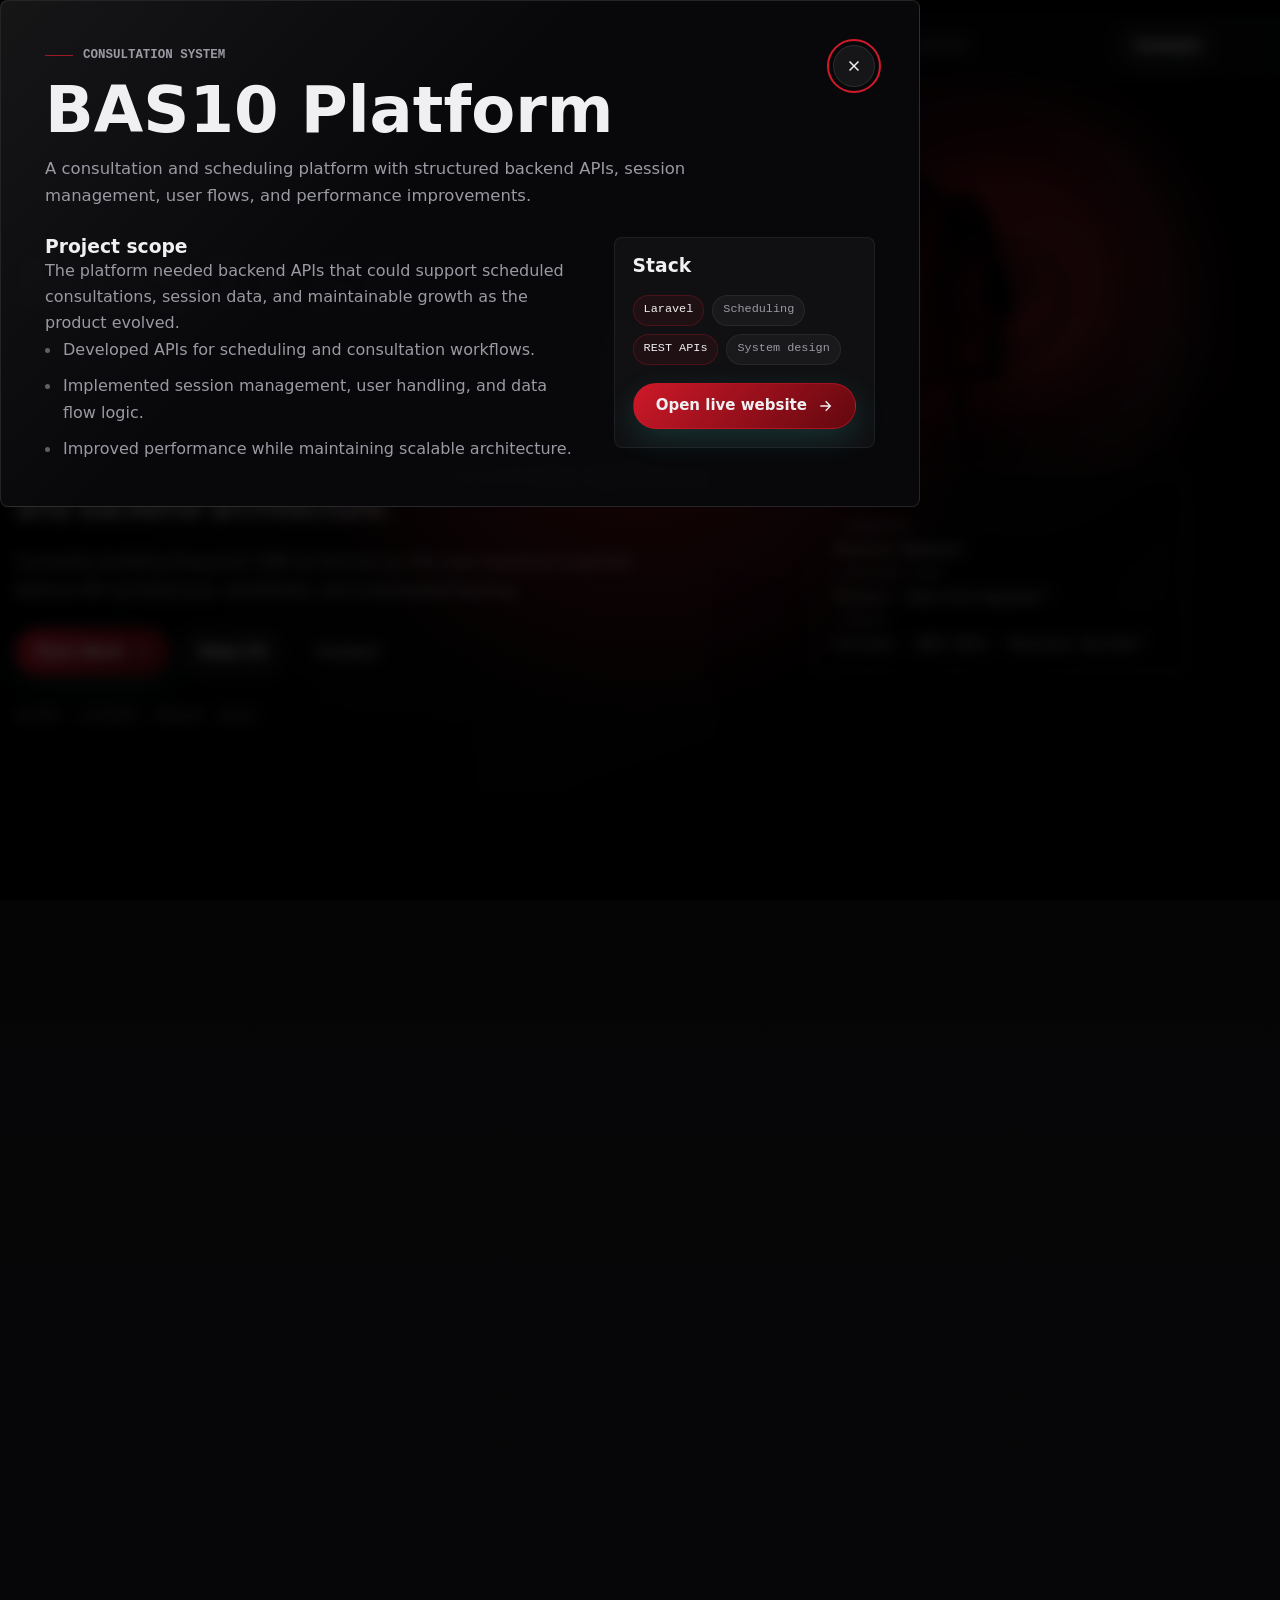
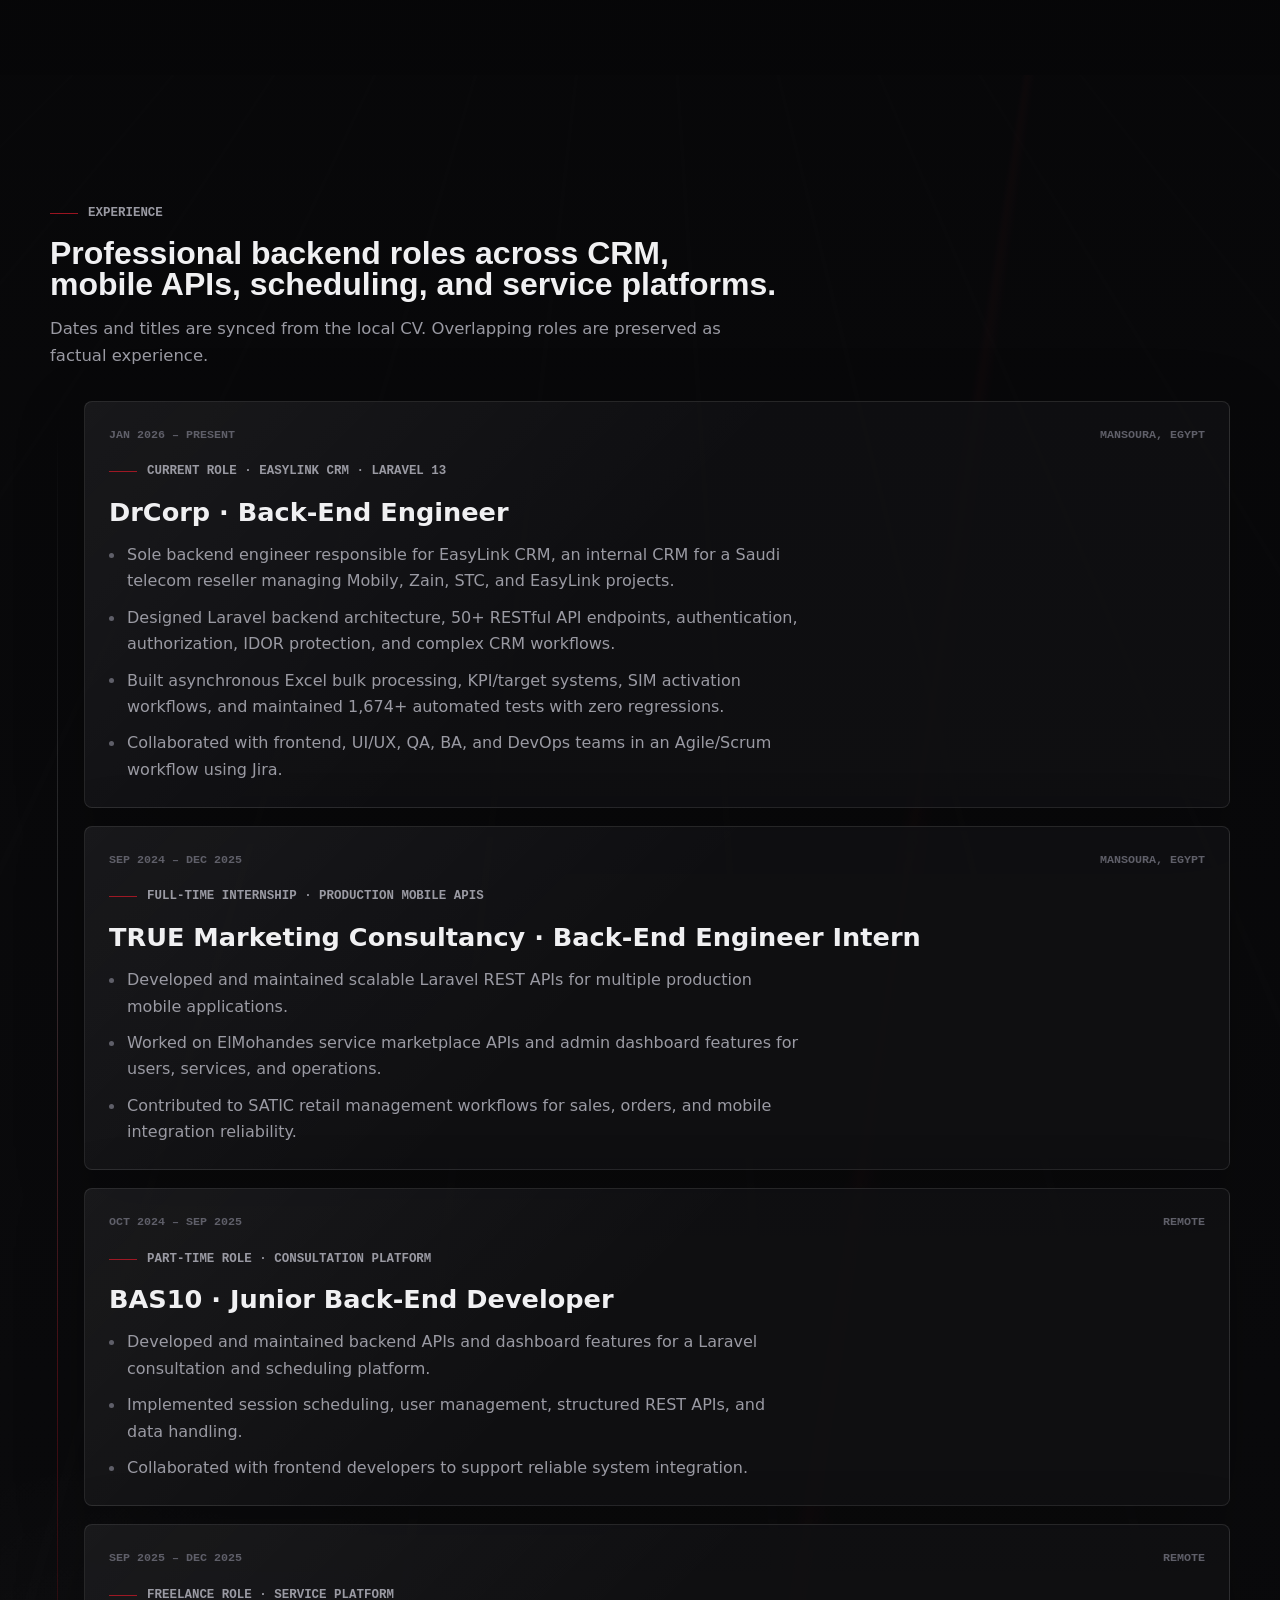
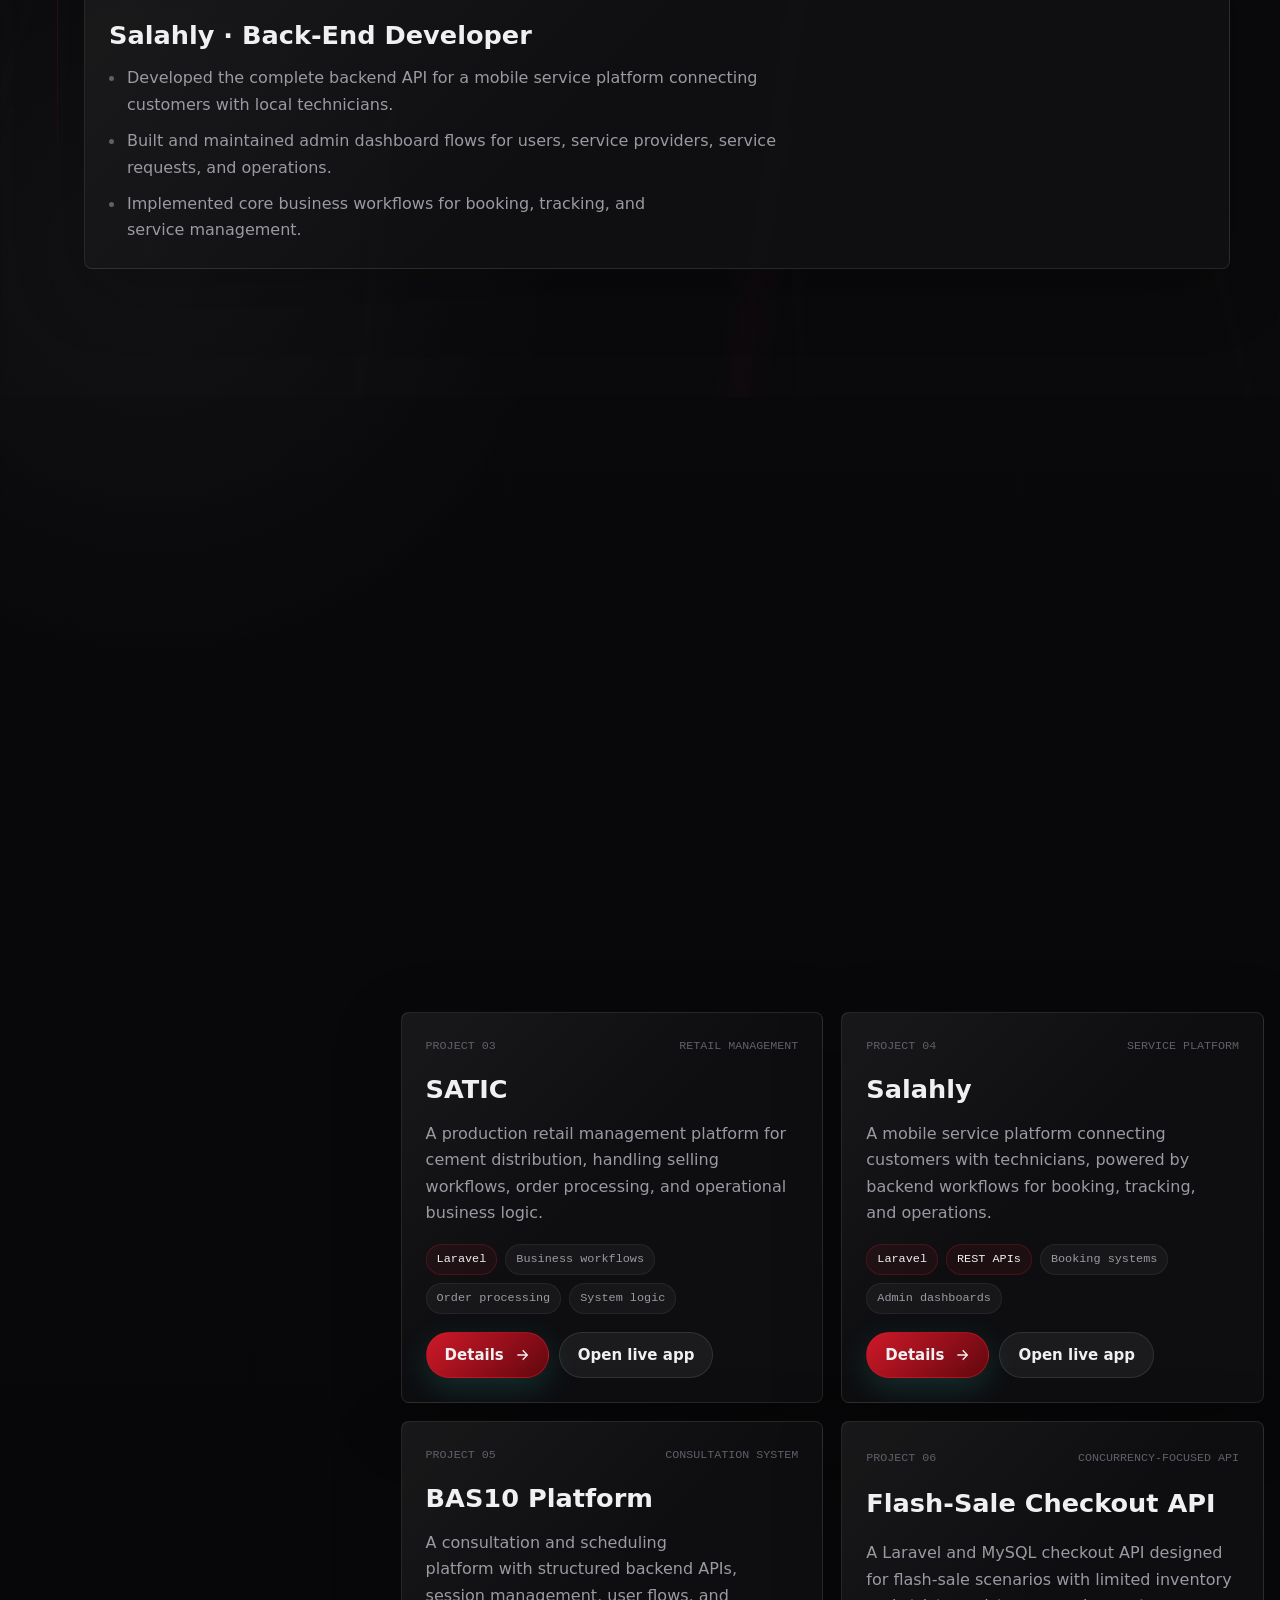
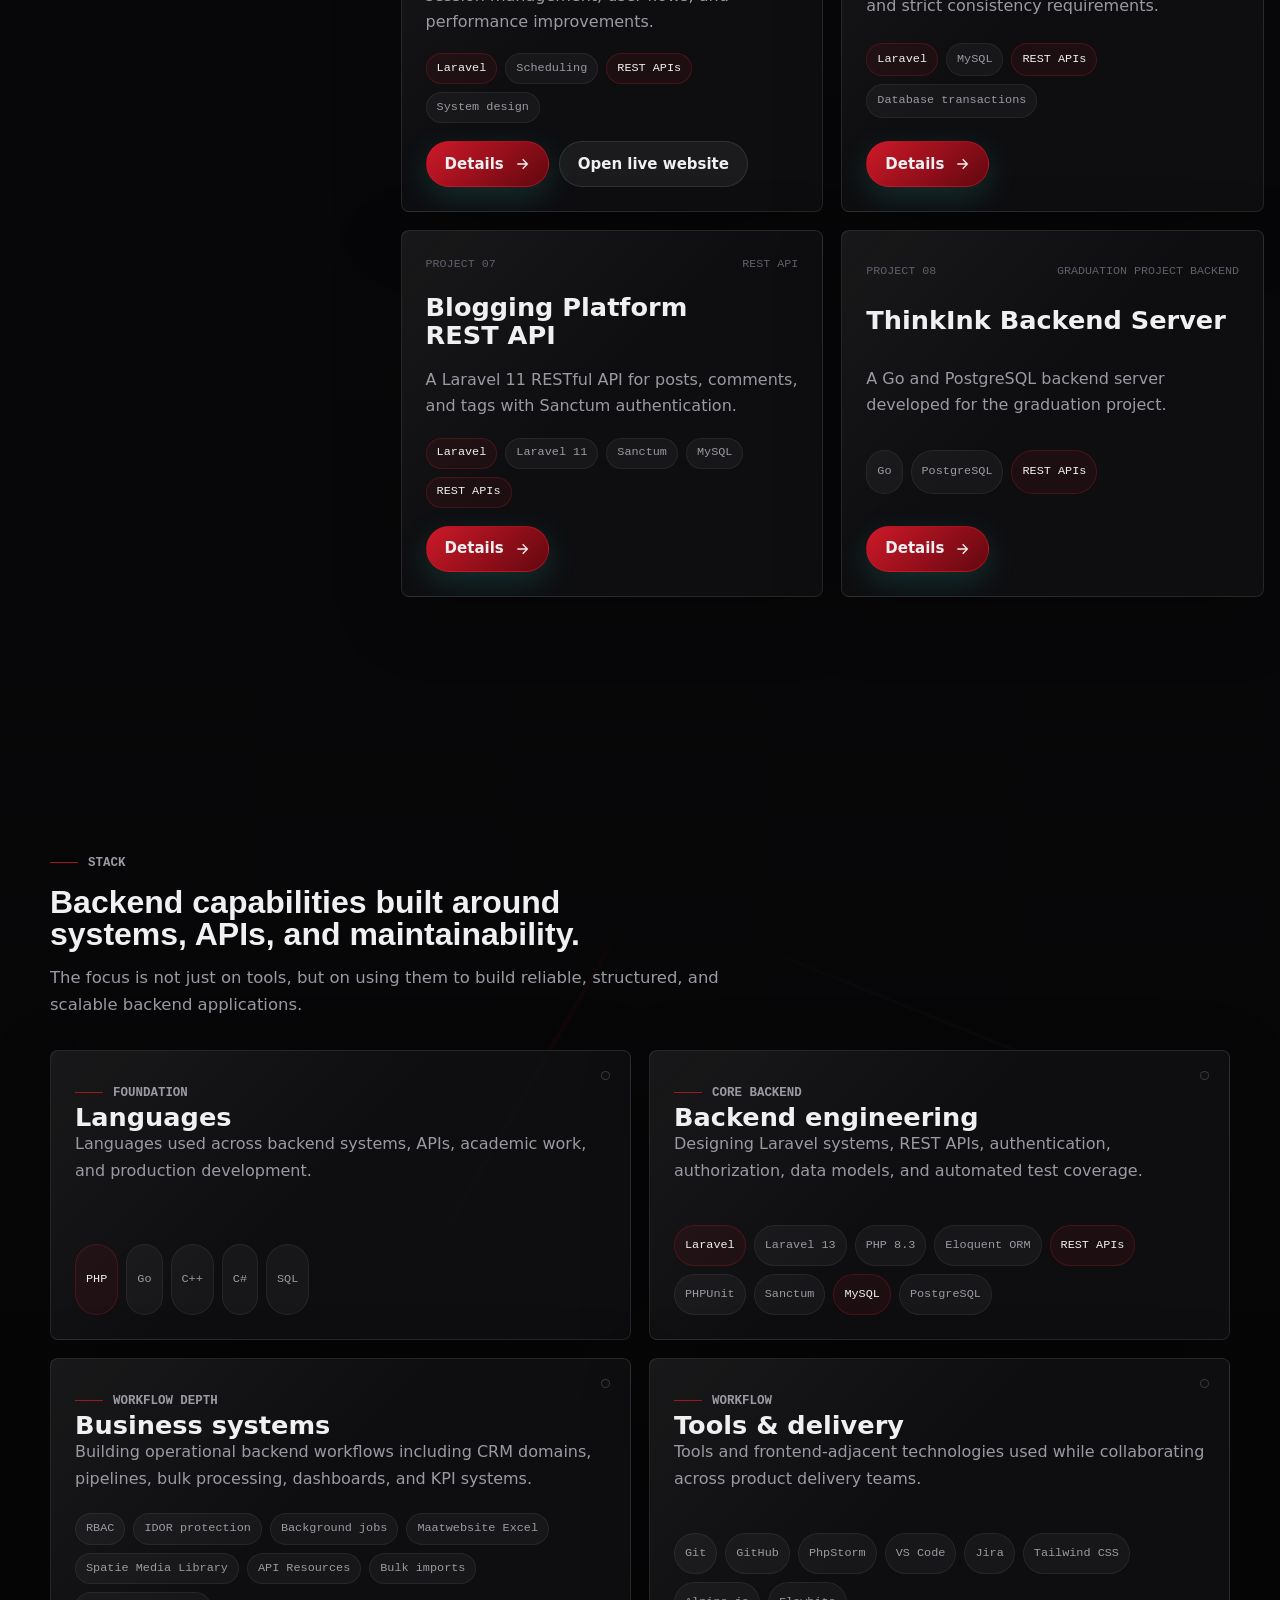
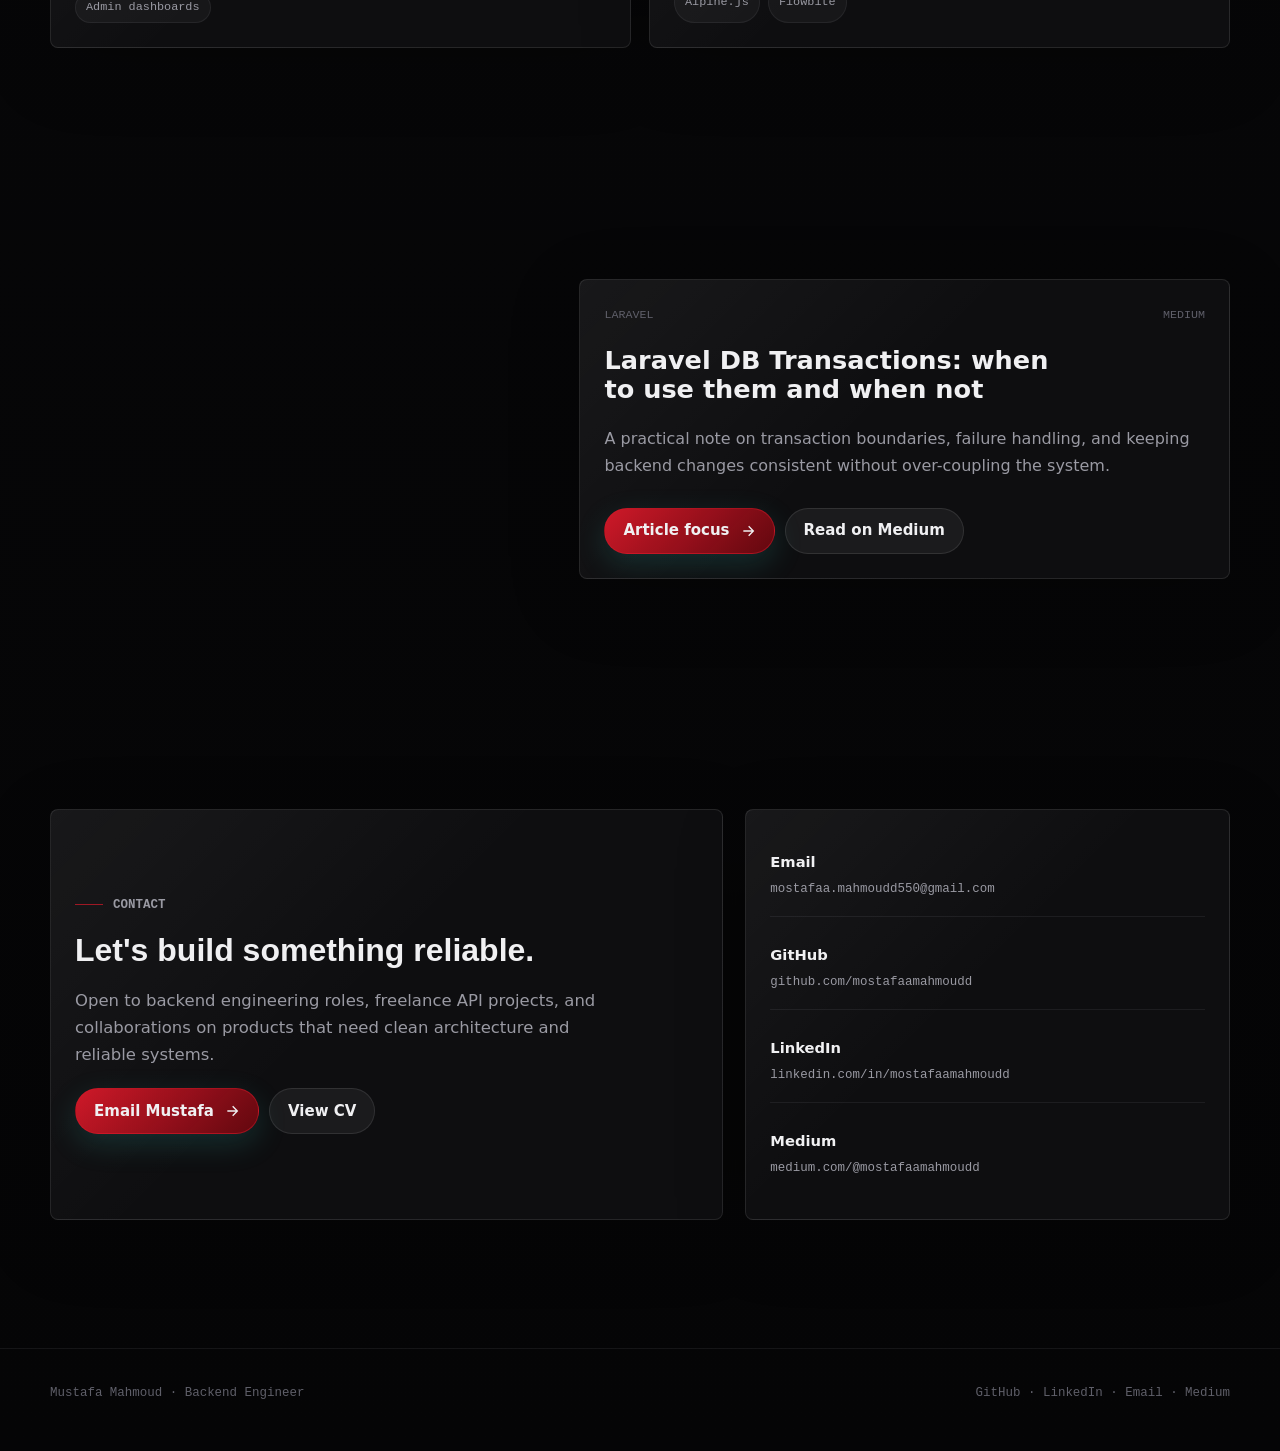
<file: project-bas10.html>
<!doctype html>
<html lang="en">
  <head>
    <meta http-equiv="refresh" content="0; url=index.html#project/bas10" />
    <script>window.location.replace("index.html#project/bas10");</script>
    <meta charset="UTF-8" />
    <meta name="viewport" content="width=device-width, initial-scale=1.0" />
    <title>BAS10 Platform Project | Mostafa Mahmoud</title>
    <meta name="description" content="BAS10 Platform project details: consultation scheduling APIs, session management, and scalable Laravel architecture." />
    <meta name="color-scheme" content="dark light" />
    <meta name="theme-color" content="#0d0f12" />
    <script>document.documentElement.classList.add("js");</script>
    <link rel="icon" href="favicon.ico" sizes="any" />
    <link rel="icon" href="favicon.svg" type="image/svg+xml" />
    <link rel="preconnect" href="https://api.fontshare.com" crossorigin />
    <link href="https://api.fontshare.com/v2/css?f[]=cabinet-grotesk@500,700,800&f[]=general-sans@400,500,600,700&display=swap" rel="stylesheet" />
    <link rel="stylesheet" href="css/tokens.css" />
    <link rel="stylesheet" href="css/layout.css" />
    <link rel="stylesheet" href="css/components.css" />
    <link rel="stylesheet" href="css/animations.css" />
  </head>
  <body>
    <a class="skip-link" href="#main-content">Skip to main content</a>
    <header class="site-header" id="top">
      <div class="container nav-shell">
        <a class="brand" href="index.html#top" aria-label="Go to home"><span class="brand-mark" aria-hidden="true"><img src="favicon.svg" alt="" width="40" height="40" decoding="async" /></span><span data-profile-role>Backend Developer</span></a>
        <nav aria-label="Primary">
          <button class="menu-toggle" type="button" aria-expanded="false" aria-controls="site-menu" data-menu-toggle><span class="sr-only">Toggle navigation</span><svg width="20" height="20" viewBox="0 0 24 24" fill="none" stroke="currentColor" stroke-width="2" aria-hidden="true"><path d="M4 7H20M4 12H20M4 17H20" stroke-linecap="round" /></svg></button>
          <div class="nav-menu" id="site-menu" data-nav-menu>
            <ul class="nav-links" role="list"><li><a href="index.html#about">About</a></li><li><a href="index.html#skills">Skills</a></li><li><a href="index.html#journey">Journey</a></li><li><a href="index.html#contact">Contact</a></li><li><a class="active" href="projects.html">Projects</a></li><li><a href="blogs.html">Blog</a></li></ul>
            <a class="btn btn-primary mobile-menu-cta" href="mailto:mostafaa.mahmoudd550@gmail.com">Start a conversation</a>
          </div>
        </nav>
        <div class="nav-actions"><button class="theme-toggle" type="button" data-theme-toggle aria-label="Switch color mode"></button><a class="btn btn-secondary nav-cta" href="mailto:mostafaa.mahmoudd550@gmail.com">Start a conversation</a></div>
      </div>
    </header>
    <main id="main-content">
      <section class="page-hero"><div class="container page-hero-inner" data-reveal><a class="back-link" href="projects.html">Back to projects</a><span class="eyebrow">Consultation system</span><h1>BAS10 Platform</h1><p class="muted">A consultation and scheduling platform with structured backend APIs, session management, user flows, and performance improvements.</p></div></section>
      <section class="section"><div class="container detail-grid">
        <article class="detail-panel card" data-reveal><h2>Project scope</h2><p class="muted">The platform needed backend APIs that could support scheduled consultations, session data, and maintainable growth as the product evolved.</p><ul class="project-points"><li>Developed APIs for scheduling and consultation workflows.</li><li>Implemented session management, user handling, and data flow logic.</li><li>Improved performance while maintaining scalable architecture.</li></ul></article>
        <aside class="detail-panel card" data-reveal><h2>Stack and links</h2><div class="chip-row"><span class="chip">Laravel</span><span class="chip">Scheduling</span><span class="chip">REST APIs</span><span class="chip">System design</span></div><div class="link-list"><a class="btn btn-primary" href="https://bas-10.com/" target="_blank" rel="noopener noreferrer">Open live website</a><a class="btn btn-secondary" href="projects.html">All projects</a></div></aside>
      </div></section>
    </main>
    <script src="js/profile.js" defer></script><script src="js/theme.js" defer></script><script src="js/nav.js" defer></script><script src="js/reveal.js" defer></script>
  </body>
</html>
</file>
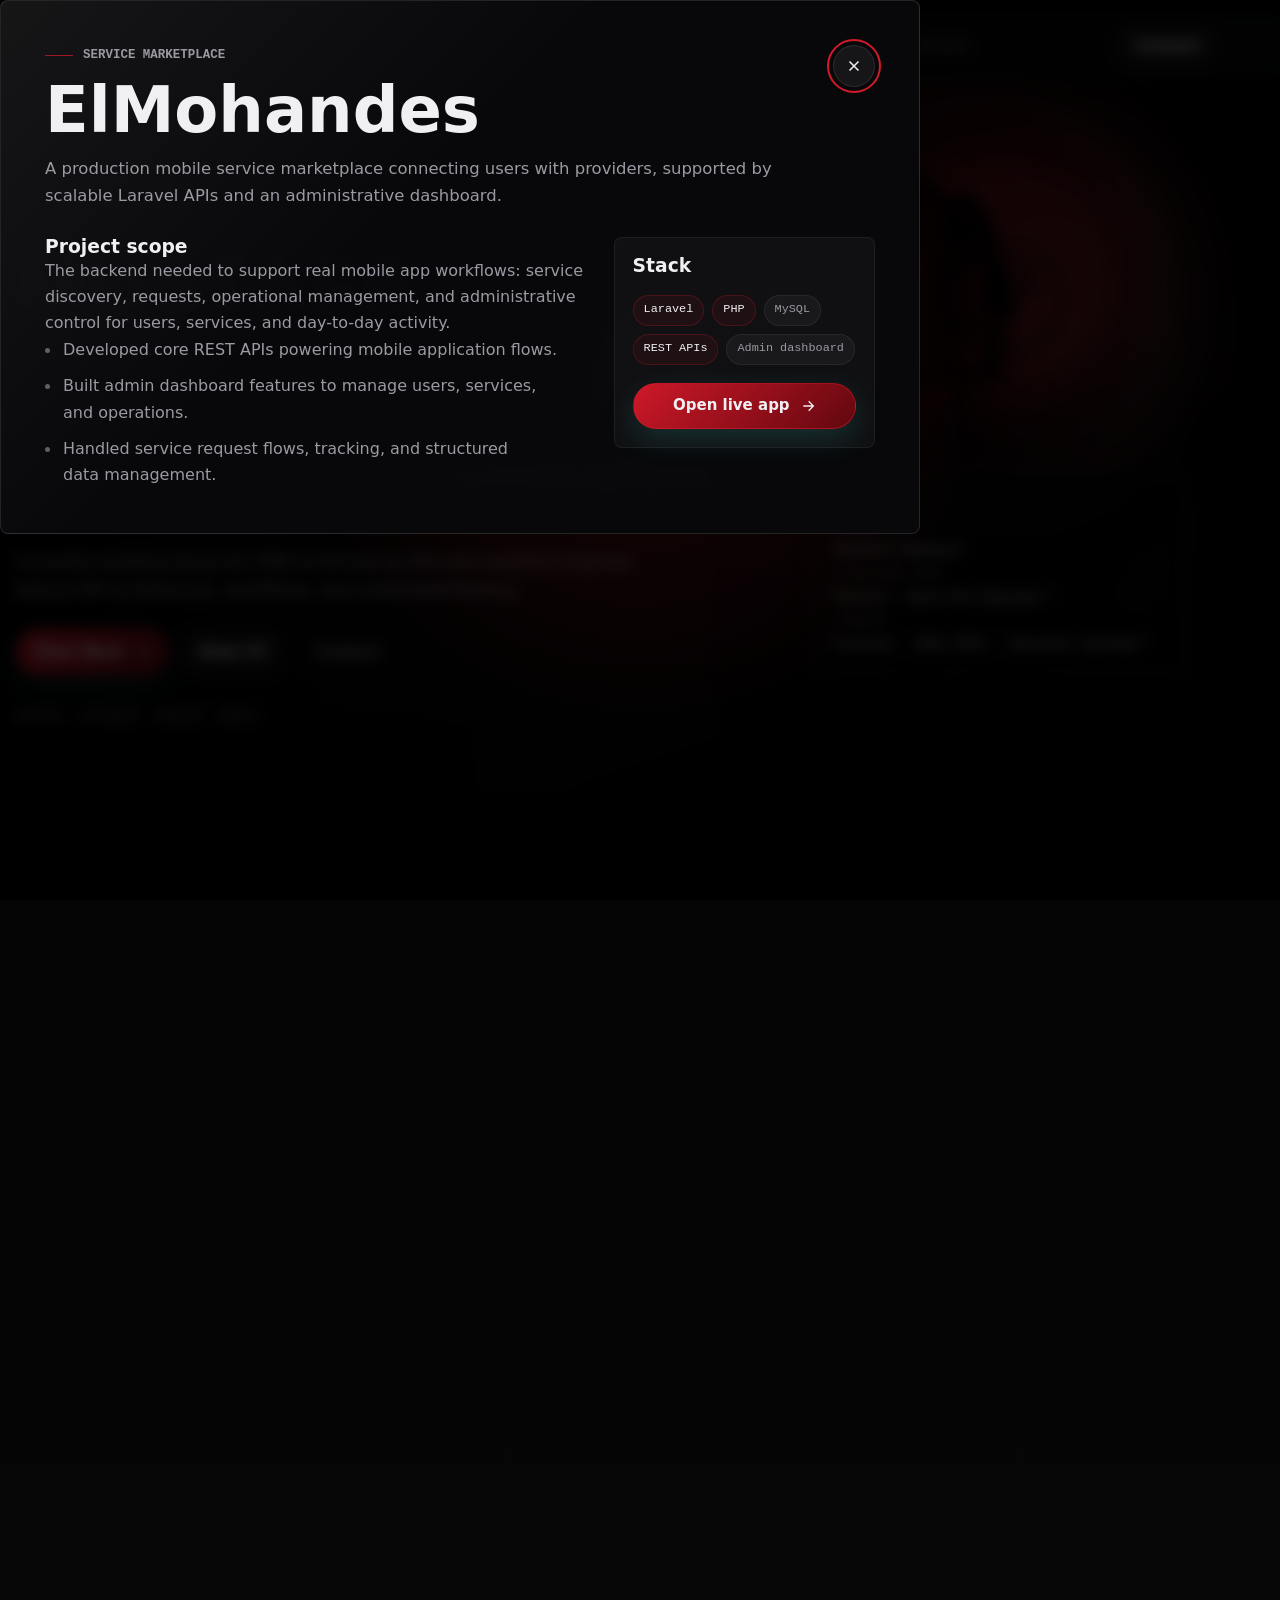
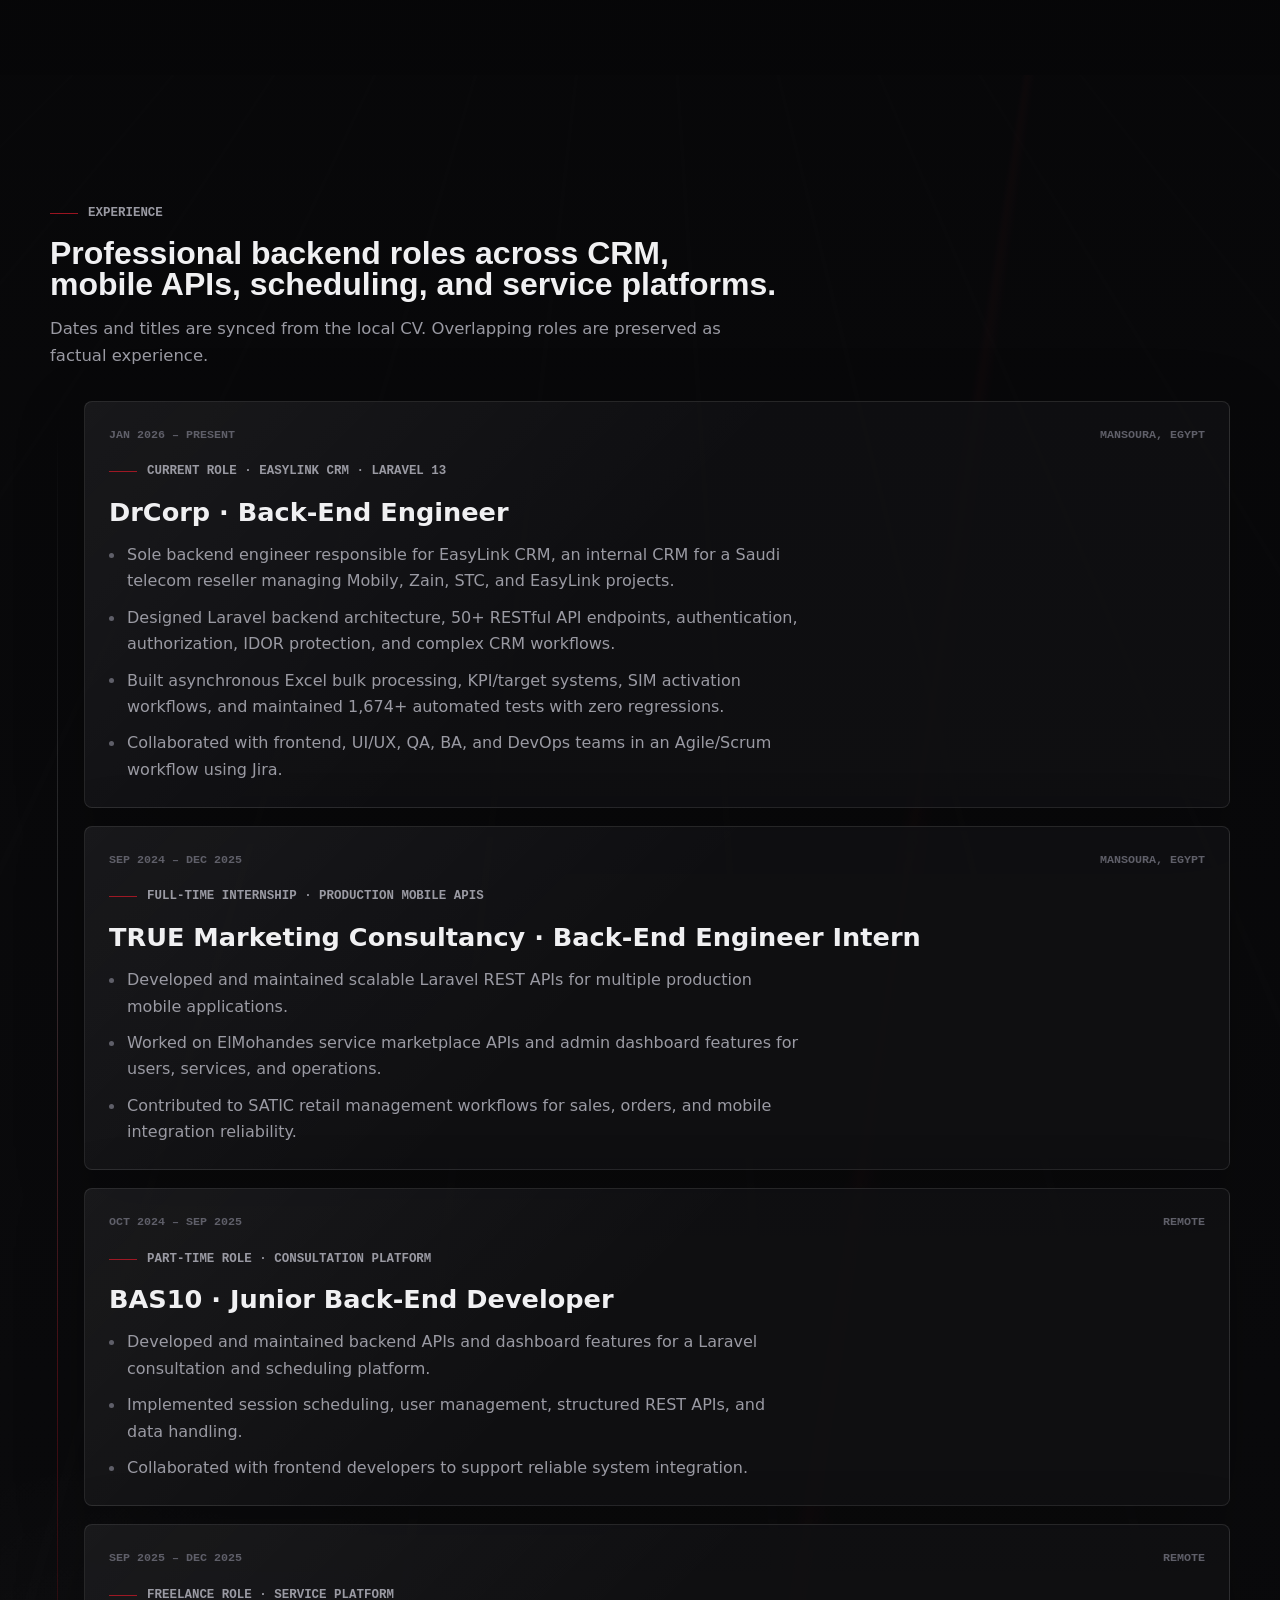
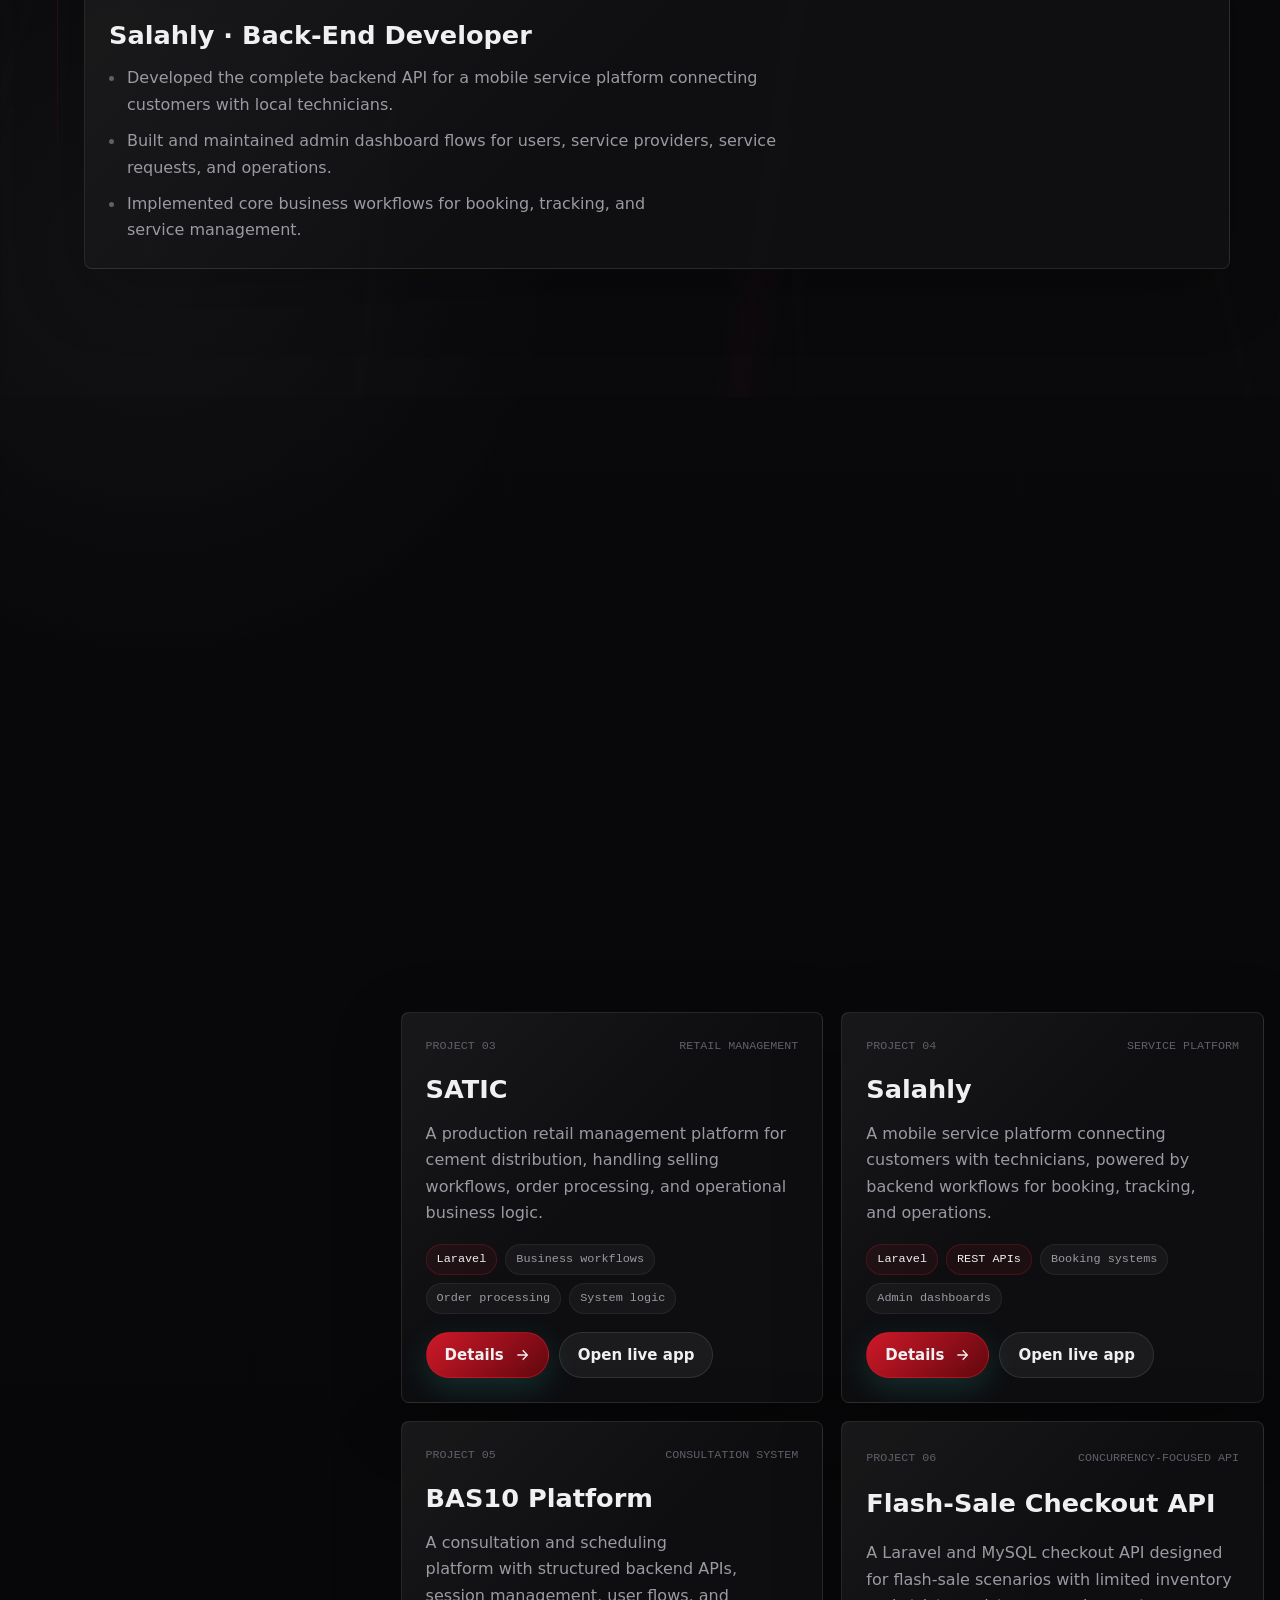
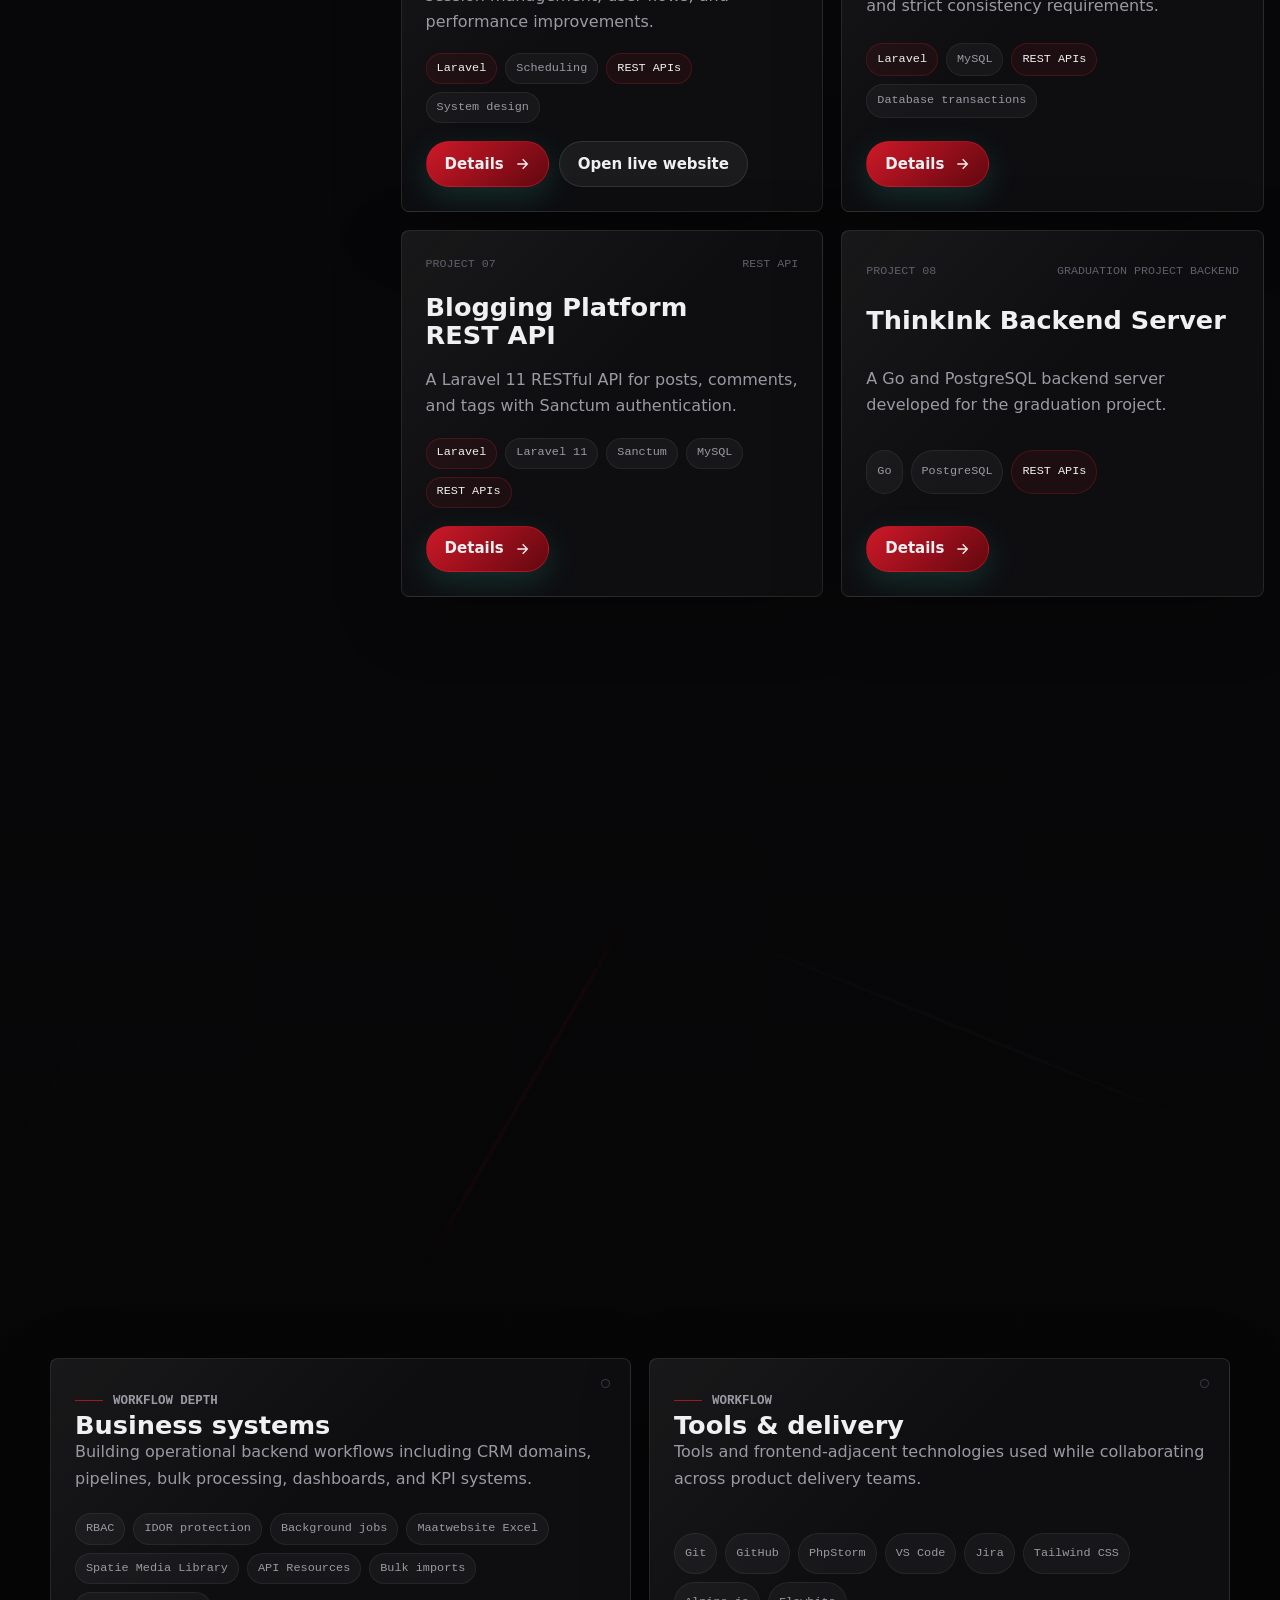
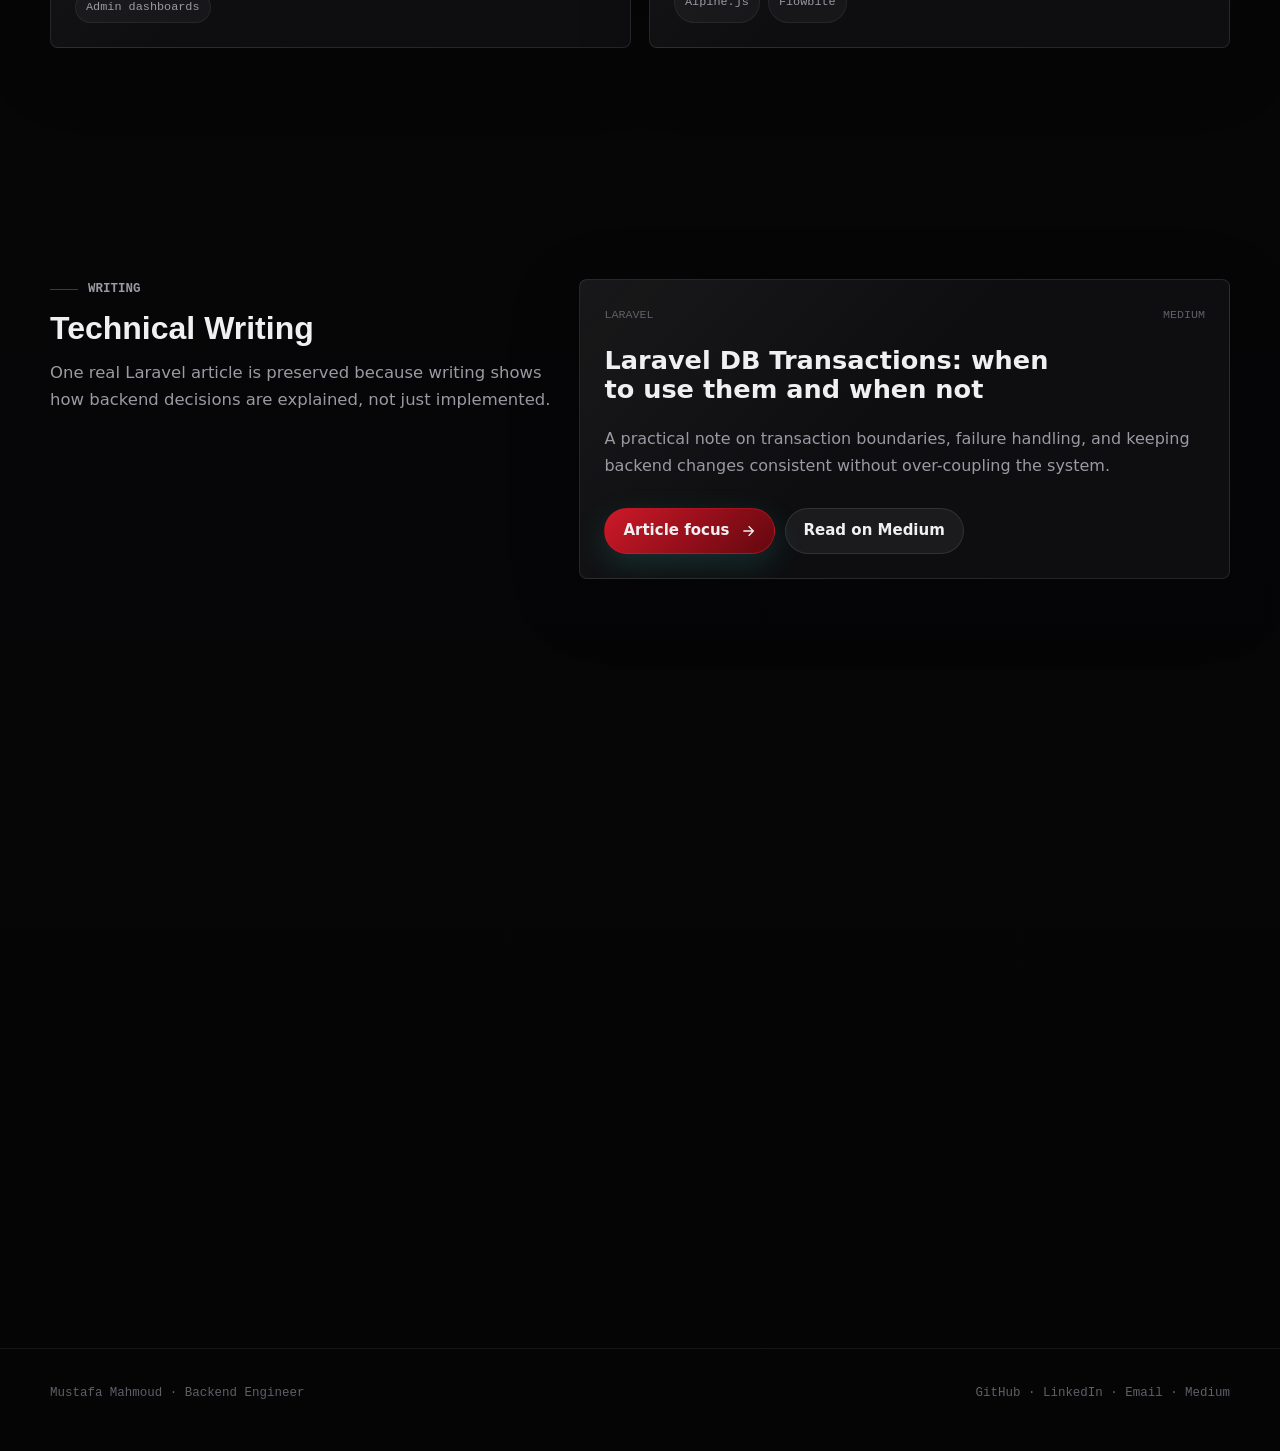
<file: project-elmohandes.html>
<!doctype html>
<html lang="en">
  <head>
    <meta http-equiv="refresh" content="0; url=index.html#project/elmohandes" />
    <script>window.location.replace("index.html#project/elmohandes");</script>
    <meta charset="UTF-8" />
    <meta name="viewport" content="width=device-width, initial-scale=1.0" />
    <title>ElMohandes Project | Mostafa Mahmoud</title>
    <meta name="description" content="ElMohandes project details: Laravel backend APIs, mobile app workflows, and admin dashboard responsibilities." />
    <meta name="color-scheme" content="dark light" />
    <meta name="theme-color" content="#0d0f12" />
    <script>document.documentElement.classList.add("js");</script>
    <link rel="icon" href="favicon.ico" sizes="any" />
    <link rel="icon" href="favicon.svg" type="image/svg+xml" />
    <link rel="preconnect" href="https://api.fontshare.com" crossorigin />
    <link href="https://api.fontshare.com/v2/css?f[]=cabinet-grotesk@500,700,800&f[]=general-sans@400,500,600,700&display=swap" rel="stylesheet" />
    <link rel="stylesheet" href="css/tokens.css" />
    <link rel="stylesheet" href="css/layout.css" />
    <link rel="stylesheet" href="css/components.css" />
    <link rel="stylesheet" href="css/animations.css" />
  </head>
  <body>
    <a class="skip-link" href="#main-content">Skip to main content</a>
    <header class="site-header" id="top">
      <div class="container nav-shell">
        <a class="brand" href="index.html#top" aria-label="Go to home"><span class="brand-mark" aria-hidden="true"><img src="favicon.svg" alt="" width="40" height="40" decoding="async" /></span><span data-profile-role>Backend Developer</span></a>
        <nav aria-label="Primary">
          <button class="menu-toggle" type="button" aria-expanded="false" aria-controls="site-menu" data-menu-toggle><span class="sr-only">Toggle navigation</span><svg width="20" height="20" viewBox="0 0 24 24" fill="none" stroke="currentColor" stroke-width="2" aria-hidden="true"><path d="M4 7H20M4 12H20M4 17H20" stroke-linecap="round" /></svg></button>
          <div class="nav-menu" id="site-menu" data-nav-menu>
            <ul class="nav-links" role="list">
              <li><a href="index.html#about">About</a></li><li><a href="index.html#skills">Skills</a></li><li><a href="index.html#journey">Journey</a></li><li><a href="index.html#contact">Contact</a></li><li><a class="active" href="projects.html">Projects</a></li><li><a href="blogs.html">Blog</a></li>
            </ul>
            <a class="btn btn-primary mobile-menu-cta" href="mailto:mostafaa.mahmoudd550@gmail.com">Start a conversation</a>
          </div>
        </nav>
        <div class="nav-actions"><button class="theme-toggle" type="button" data-theme-toggle aria-label="Switch color mode"></button><a class="btn btn-secondary nav-cta" href="mailto:mostafaa.mahmoudd550@gmail.com">Start a conversation</a></div>
      </div>
    </header>
    <main id="main-content">
      <section class="page-hero">
        <div class="container page-hero-inner" data-reveal>
          <a class="back-link" href="projects.html">Back to projects</a>
          <span class="eyebrow">Service marketplace</span>
          <h1>ElMohandes</h1>
          <p class="muted">A production mobile service marketplace connecting users with providers, supported by scalable Laravel APIs and an administrative dashboard.</p>
        </div>
      </section>
      <section class="section">
        <div class="container detail-grid">
          <article class="detail-panel card" data-reveal>
            <h2>Project scope</h2>
            <p class="muted">The backend needed to support real mobile app workflows: service discovery, requests, operational management, and administrative control for users, services, and day-to-day activity.</p>
            <ul class="project-points">
              <li>Developed core REST APIs powering mobile application flows.</li>
              <li>Built admin dashboard features to manage users, services, and operations.</li>
              <li>Handled service request flows, tracking, and structured data management.</li>
            </ul>
          </article>
          <aside class="detail-panel card" data-reveal>
            <h2>Stack and links</h2>
            <div class="chip-row"><span class="chip">Laravel</span><span class="chip">PHP</span><span class="chip">MySQL</span><span class="chip">REST APIs</span><span class="chip">Admin dashboard</span></div>
            <div class="link-list">
              <a class="btn btn-primary" href="https://play.google.com/store/apps/details?id=com.true.elmohandesclients&pcampaignid=web_share" target="_blank" rel="noopener noreferrer">Open live app</a>
              <a class="btn btn-secondary" href="projects.html">All projects</a>
            </div>
          </aside>
        </div>
      </section>
    </main>
    <script src="js/profile.js" defer></script><script src="js/theme.js" defer></script><script src="js/nav.js" defer></script><script src="js/reveal.js" defer></script>
  </body>
</html>
</file>
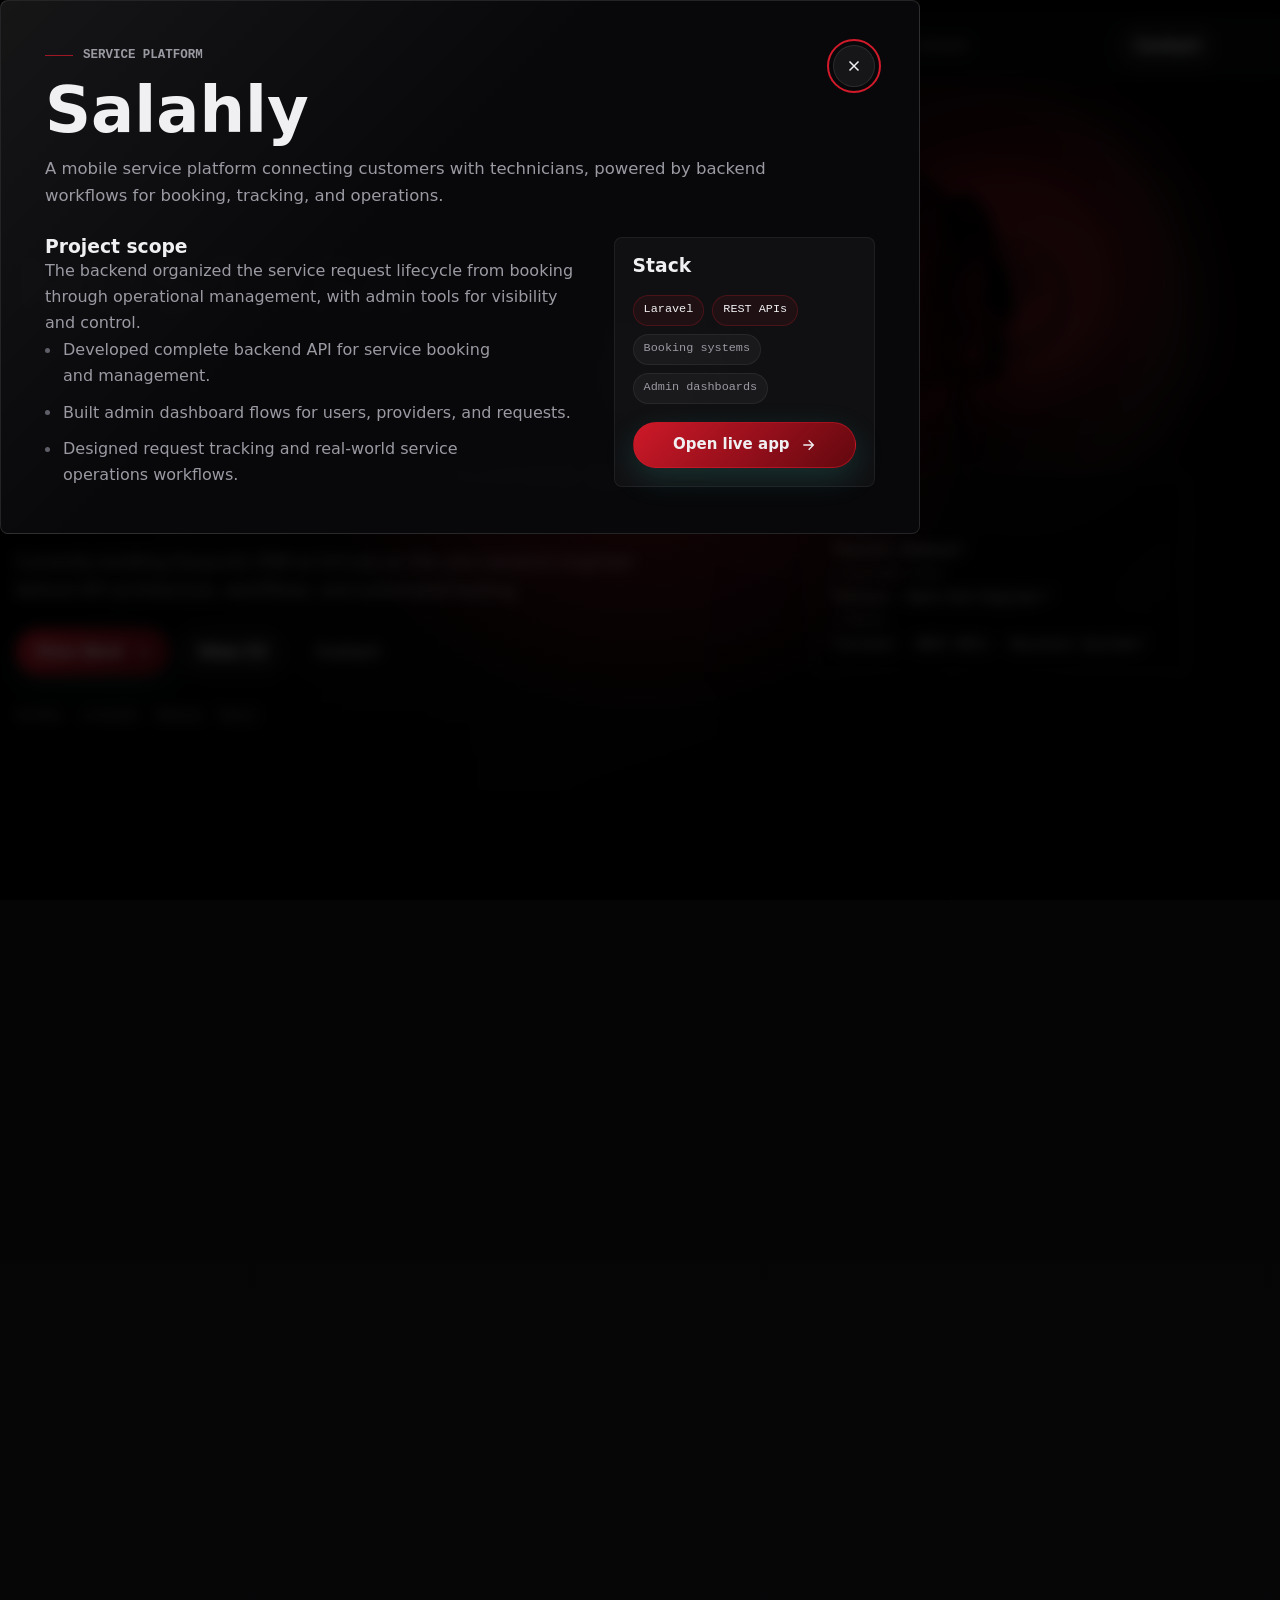
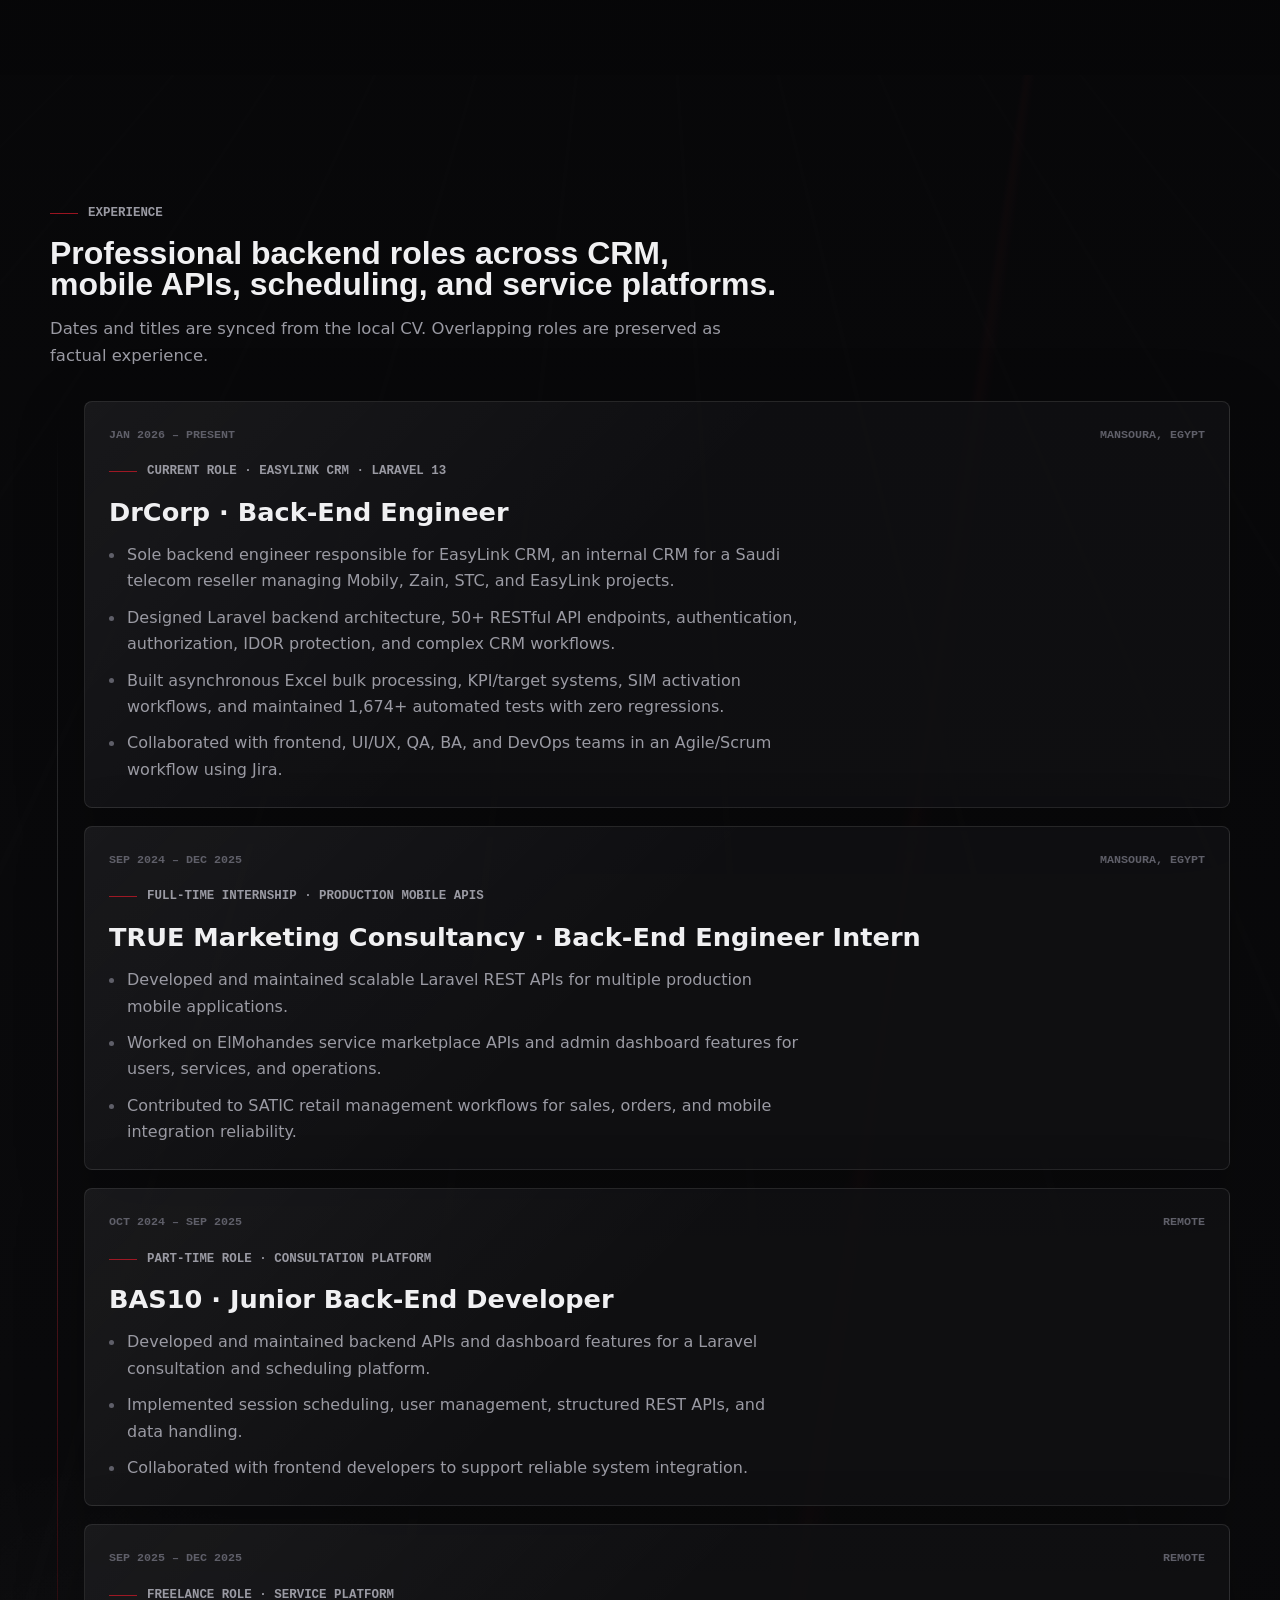
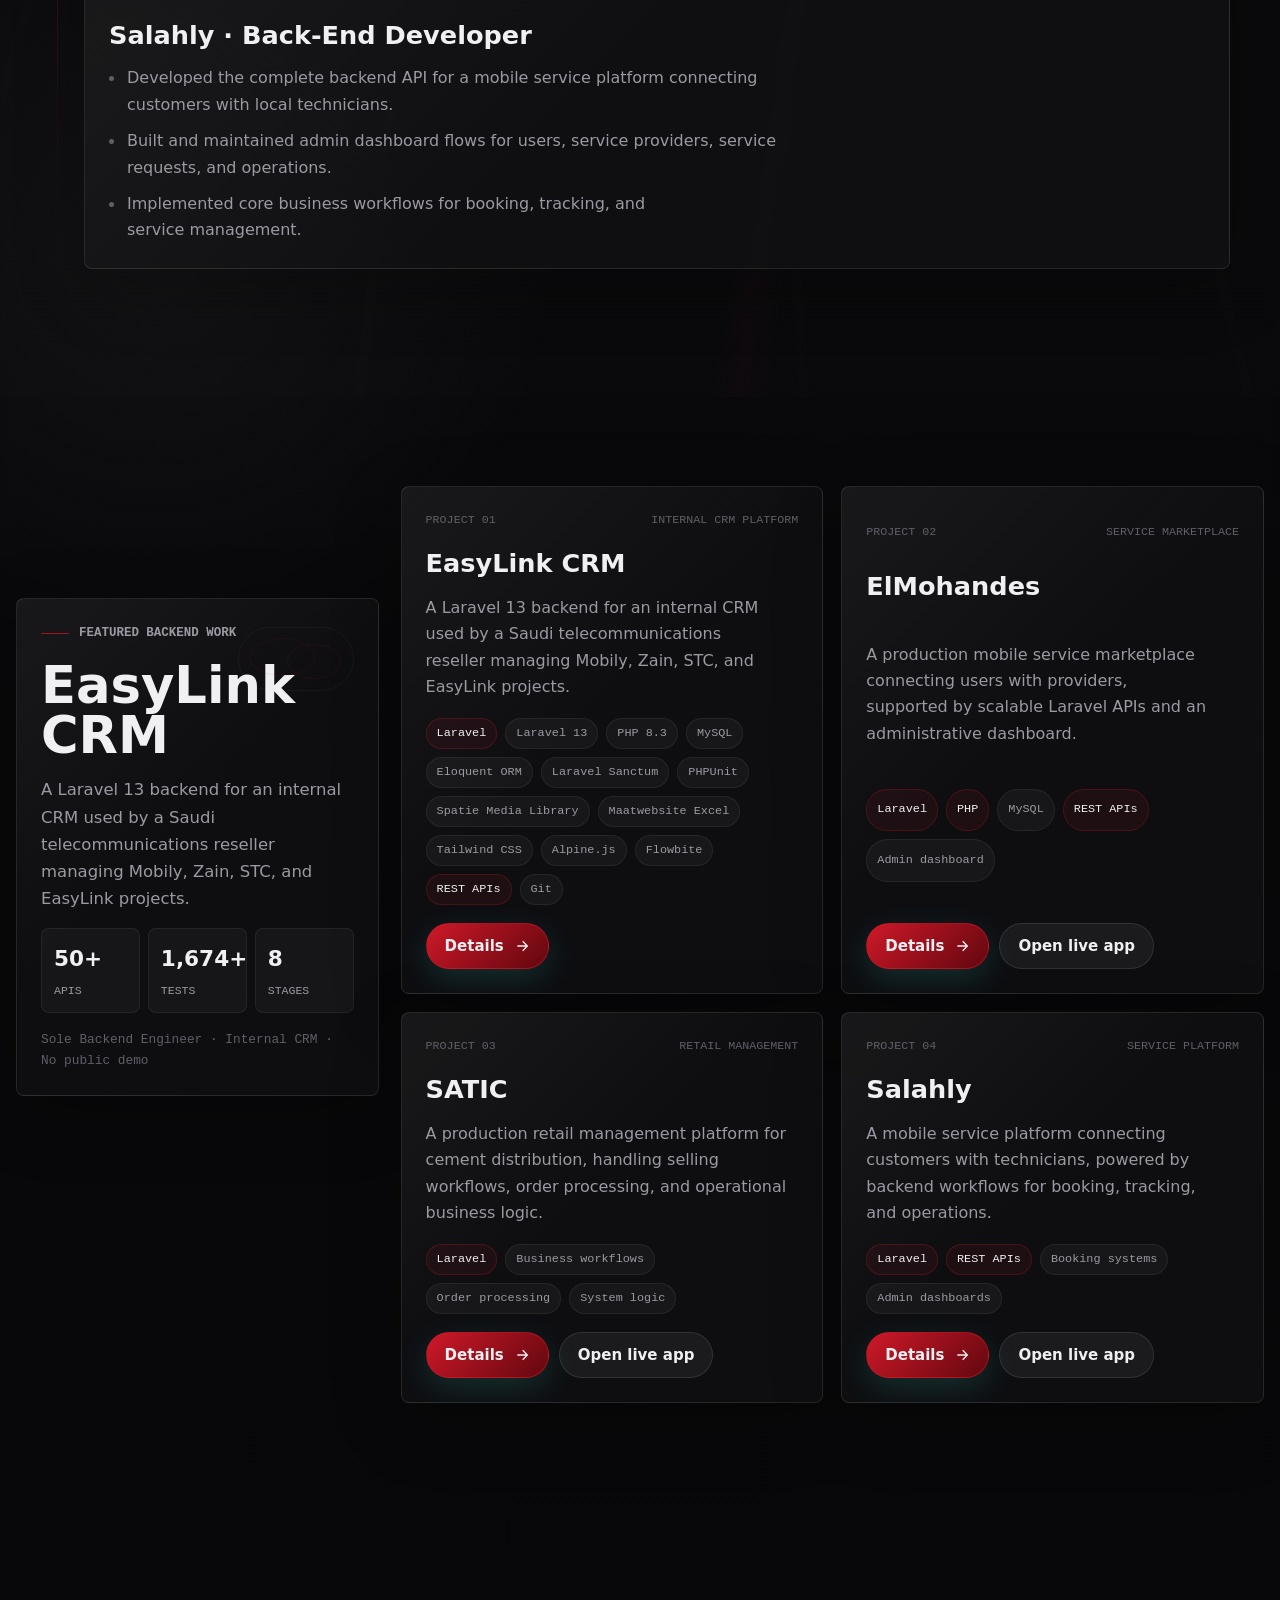
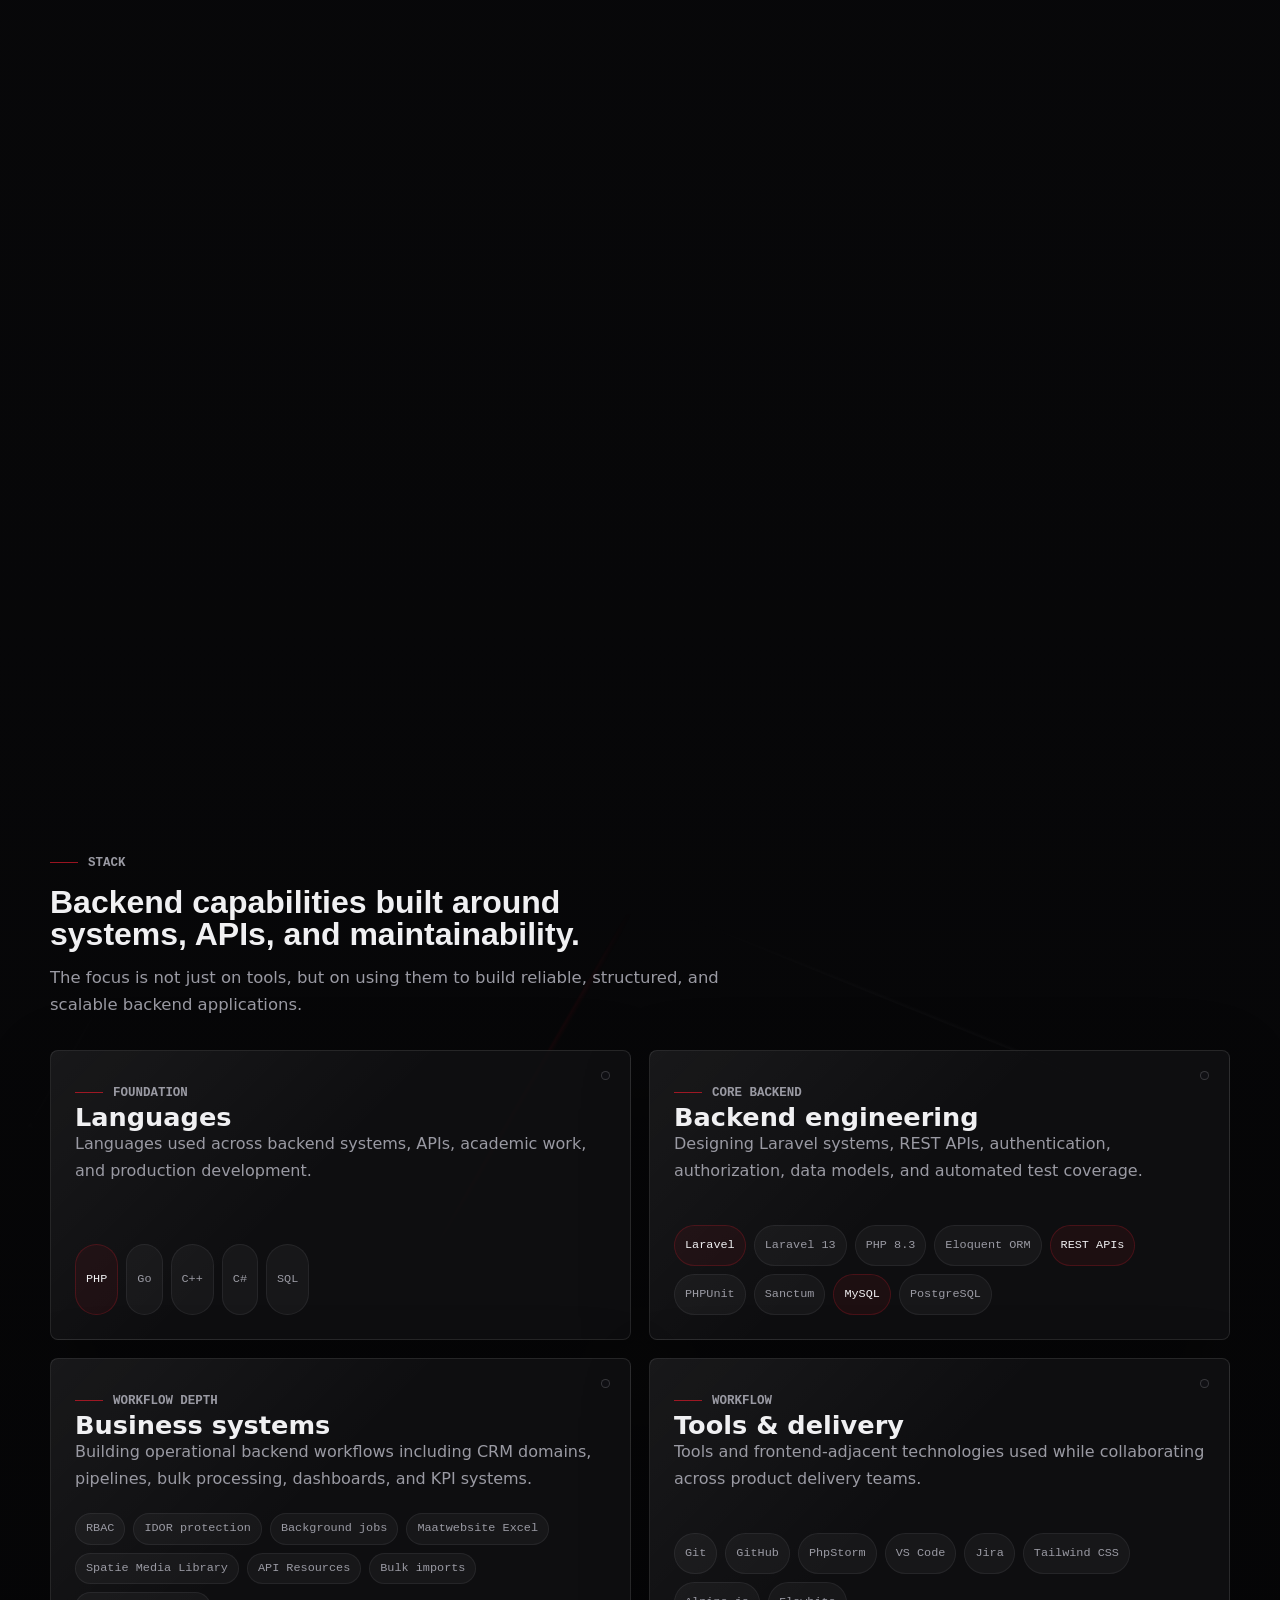
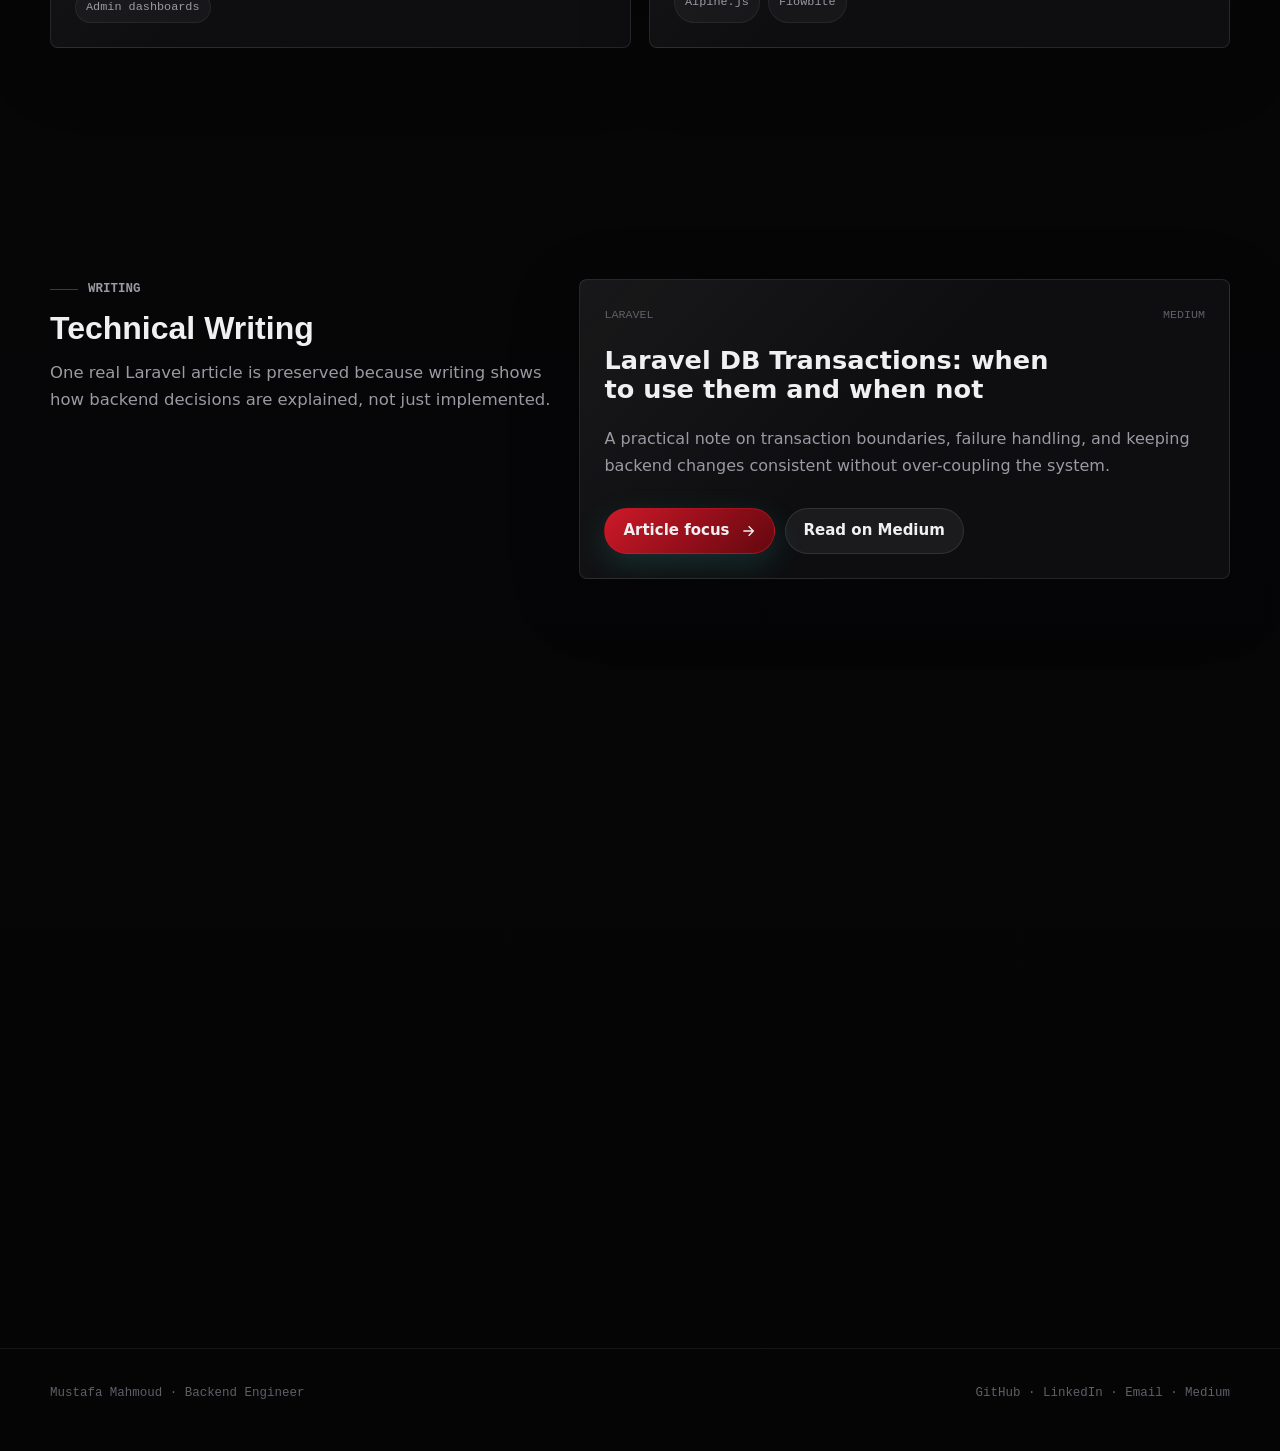
<file: project-salahly.html>
<!doctype html>
<html lang="en">
  <head>
    <meta http-equiv="refresh" content="0; url=index.html#project/salahly" />
    <script>window.location.replace("index.html#project/salahly");</script>
    <meta charset="UTF-8" />
    <meta name="viewport" content="width=device-width, initial-scale=1.0" />
    <title>Salahly Project | Mostafa Mahmoud</title>
    <meta name="description" content="Salahly project details: service booking APIs, technician management, request tracking, and Laravel admin workflows." />
    <meta name="color-scheme" content="dark light" />
    <meta name="theme-color" content="#0d0f12" />
    <script>document.documentElement.classList.add("js");</script>
    <link rel="icon" href="favicon.ico" sizes="any" />
    <link rel="icon" href="favicon.svg" type="image/svg+xml" />
    <link rel="preconnect" href="https://api.fontshare.com" crossorigin />
    <link href="https://api.fontshare.com/v2/css?f[]=cabinet-grotesk@500,700,800&f[]=general-sans@400,500,600,700&display=swap" rel="stylesheet" />
    <link rel="stylesheet" href="css/tokens.css" />
    <link rel="stylesheet" href="css/layout.css" />
    <link rel="stylesheet" href="css/components.css" />
    <link rel="stylesheet" href="css/animations.css" />
  </head>
  <body>
    <a class="skip-link" href="#main-content">Skip to main content</a>
    <header class="site-header" id="top">
      <div class="container nav-shell">
        <a class="brand" href="index.html#top" aria-label="Go to home"><span class="brand-mark" aria-hidden="true"><img src="favicon.svg" alt="" width="40" height="40" decoding="async" /></span><span data-profile-role>Backend Developer</span></a>
        <nav aria-label="Primary">
          <button class="menu-toggle" type="button" aria-expanded="false" aria-controls="site-menu" data-menu-toggle><span class="sr-only">Toggle navigation</span><svg width="20" height="20" viewBox="0 0 24 24" fill="none" stroke="currentColor" stroke-width="2" aria-hidden="true"><path d="M4 7H20M4 12H20M4 17H20" stroke-linecap="round" /></svg></button>
          <div class="nav-menu" id="site-menu" data-nav-menu>
            <ul class="nav-links" role="list"><li><a href="index.html#about">About</a></li><li><a href="index.html#skills">Skills</a></li><li><a href="index.html#journey">Journey</a></li><li><a href="index.html#contact">Contact</a></li><li><a class="active" href="projects.html">Projects</a></li><li><a href="blogs.html">Blog</a></li></ul>
            <a class="btn btn-primary mobile-menu-cta" href="mailto:mostafaa.mahmoudd550@gmail.com">Start a conversation</a>
          </div>
        </nav>
        <div class="nav-actions"><button class="theme-toggle" type="button" data-theme-toggle aria-label="Switch color mode"></button><a class="btn btn-secondary nav-cta" href="mailto:mostafaa.mahmoudd550@gmail.com">Start a conversation</a></div>
      </div>
    </header>
    <main id="main-content">
      <section class="page-hero"><div class="container page-hero-inner" data-reveal><a class="back-link" href="projects.html">Back to projects</a><span class="eyebrow">Service platform</span><h1>Salahly</h1><p class="muted">A mobile service platform connecting customers with technicians, powered by backend workflows for booking, tracking, and operations.</p></div></section>
      <section class="section"><div class="container detail-grid">
        <article class="detail-panel card" data-reveal><h2>Project scope</h2><p class="muted">The backend organized the service request lifecycle from booking through operational management, with admin tools for visibility and control.</p><ul class="project-points"><li>Developed complete backend API for service booking and management.</li><li>Built admin dashboard flows for users, providers, and requests.</li><li>Designed request tracking and real-world service operations workflows.</li></ul></article>
        <aside class="detail-panel card" data-reveal><h2>Stack and links</h2><div class="chip-row"><span class="chip">Laravel</span><span class="chip">REST APIs</span><span class="chip">Booking systems</span><span class="chip">Admin dashboards</span></div><div class="link-list"><a class="btn btn-primary" href="https://play.google.com/store/apps/details?id=com.salahly.app" target="_blank" rel="noopener noreferrer">Open live app</a><a class="btn btn-secondary" href="projects.html">All projects</a></div></aside>
      </div></section>
    </main>
    <script src="js/profile.js" defer></script><script src="js/theme.js" defer></script><script src="js/nav.js" defer></script><script src="js/reveal.js" defer></script>
  </body>
</html>
</file>
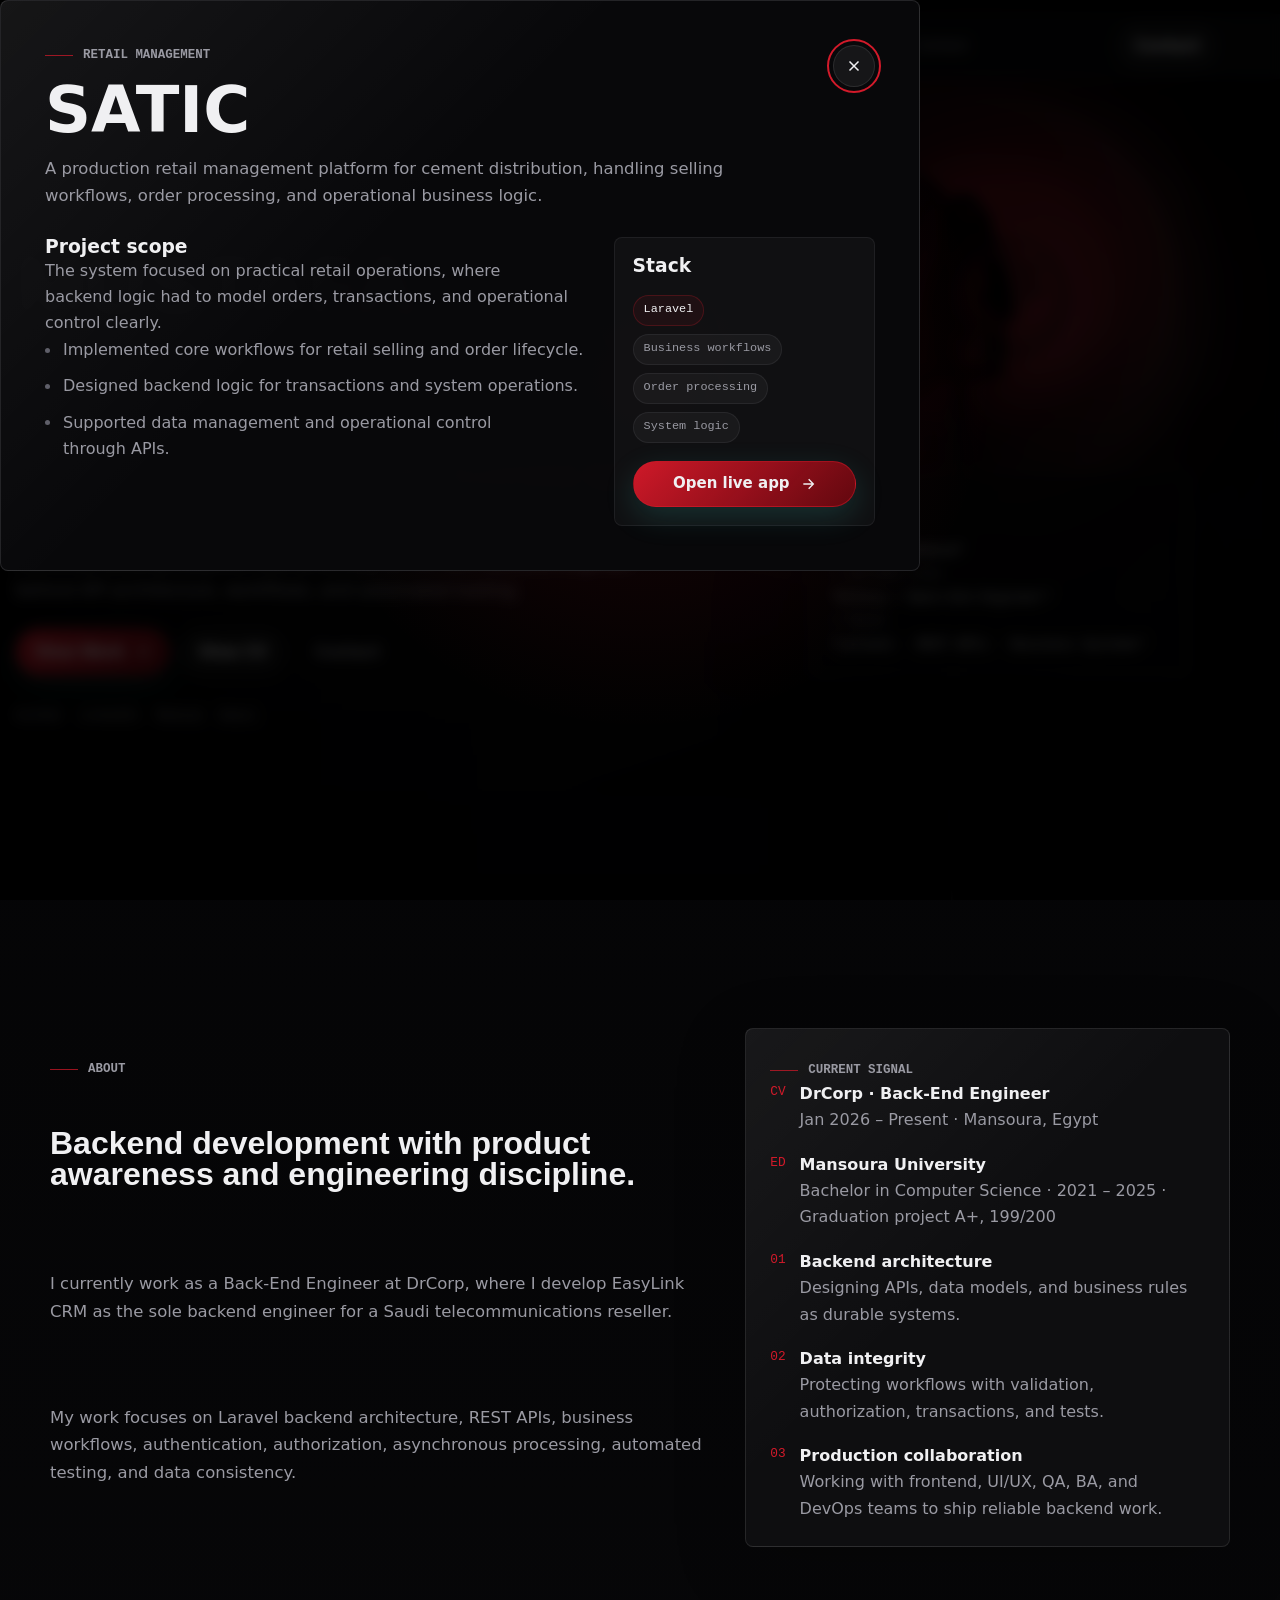
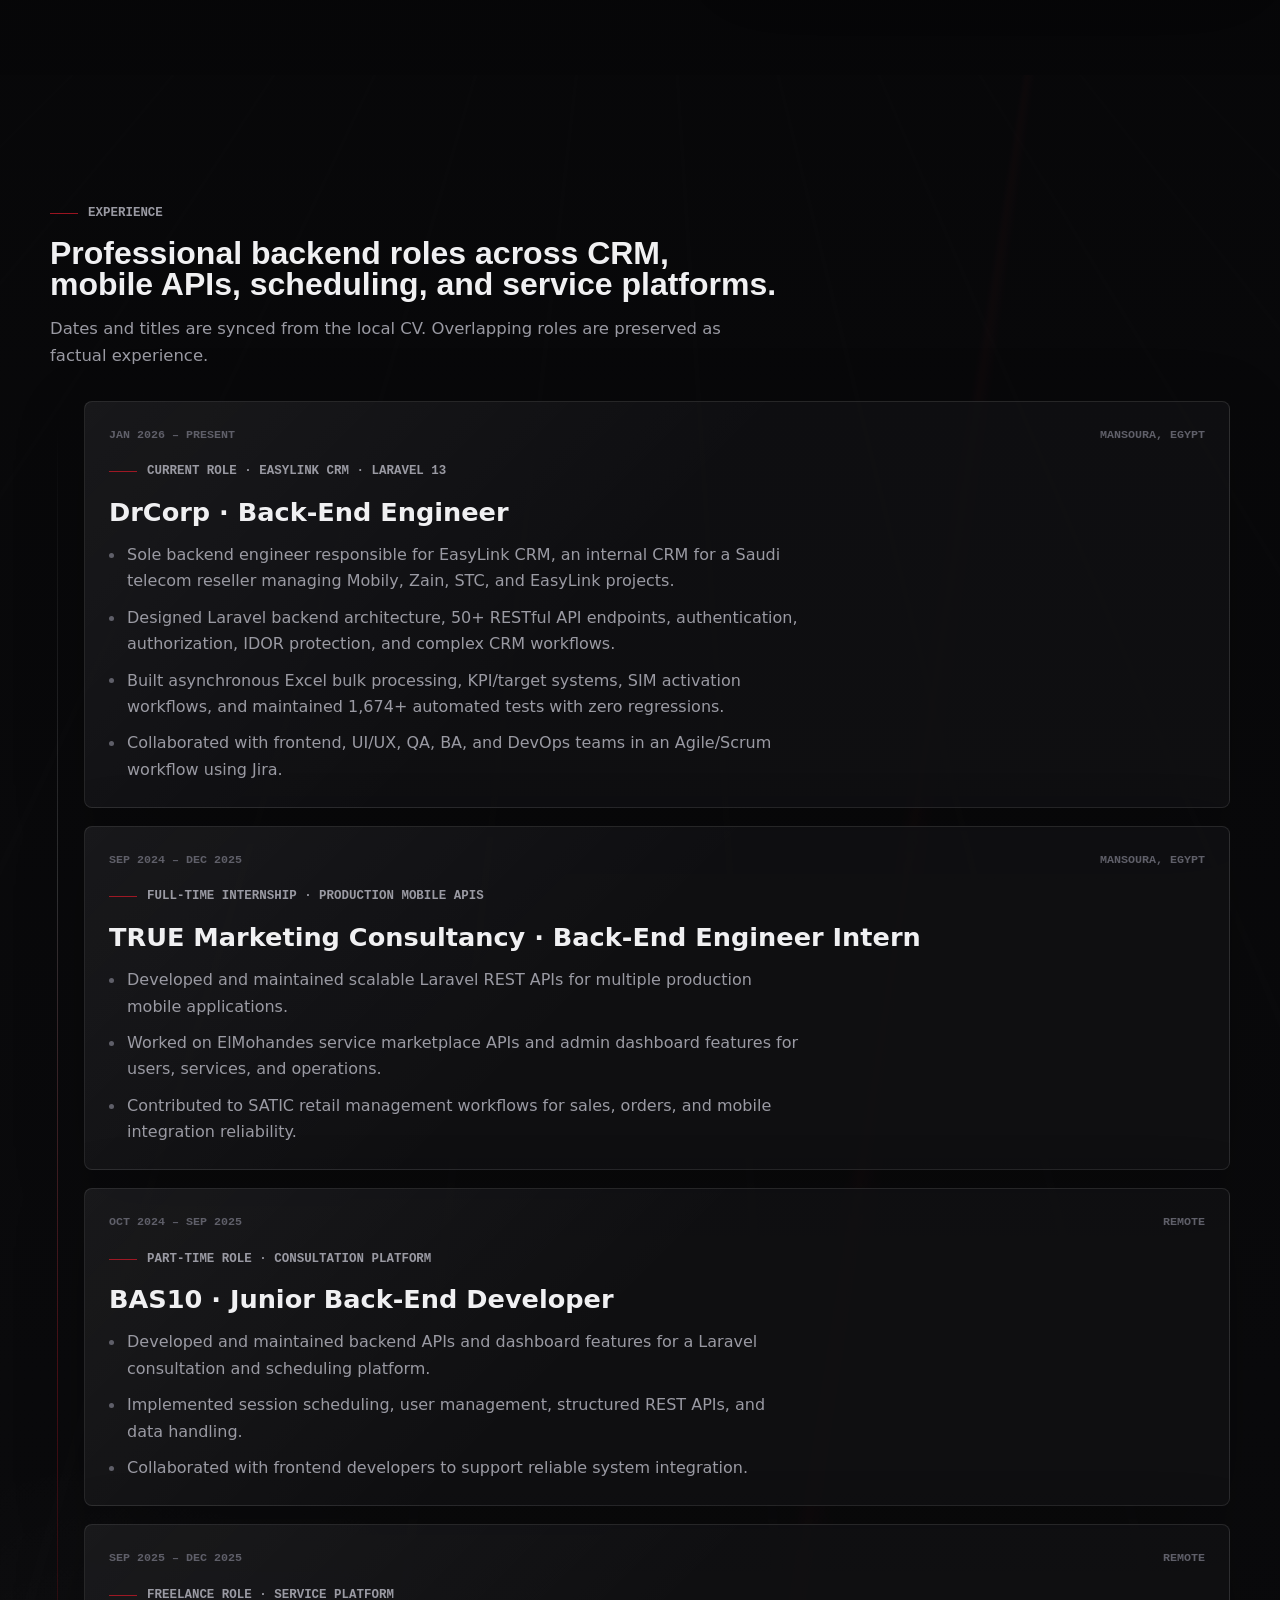
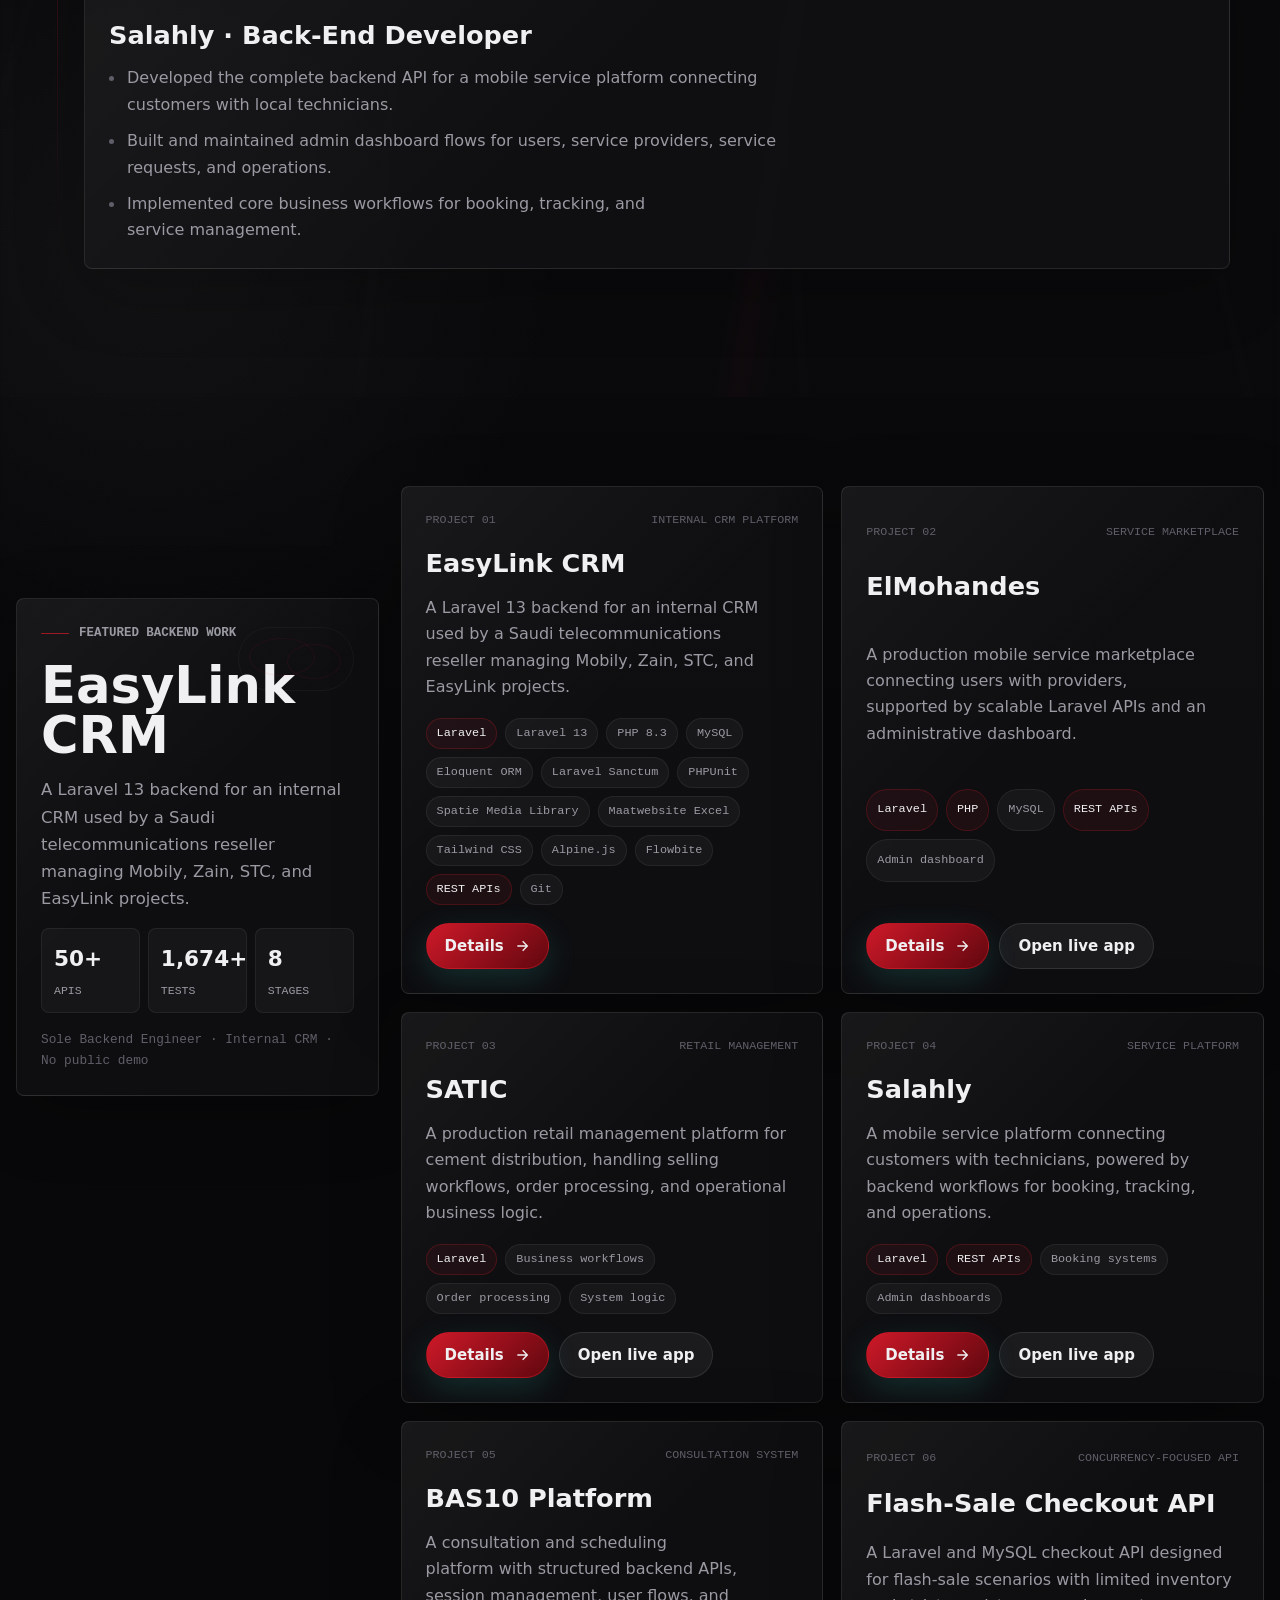
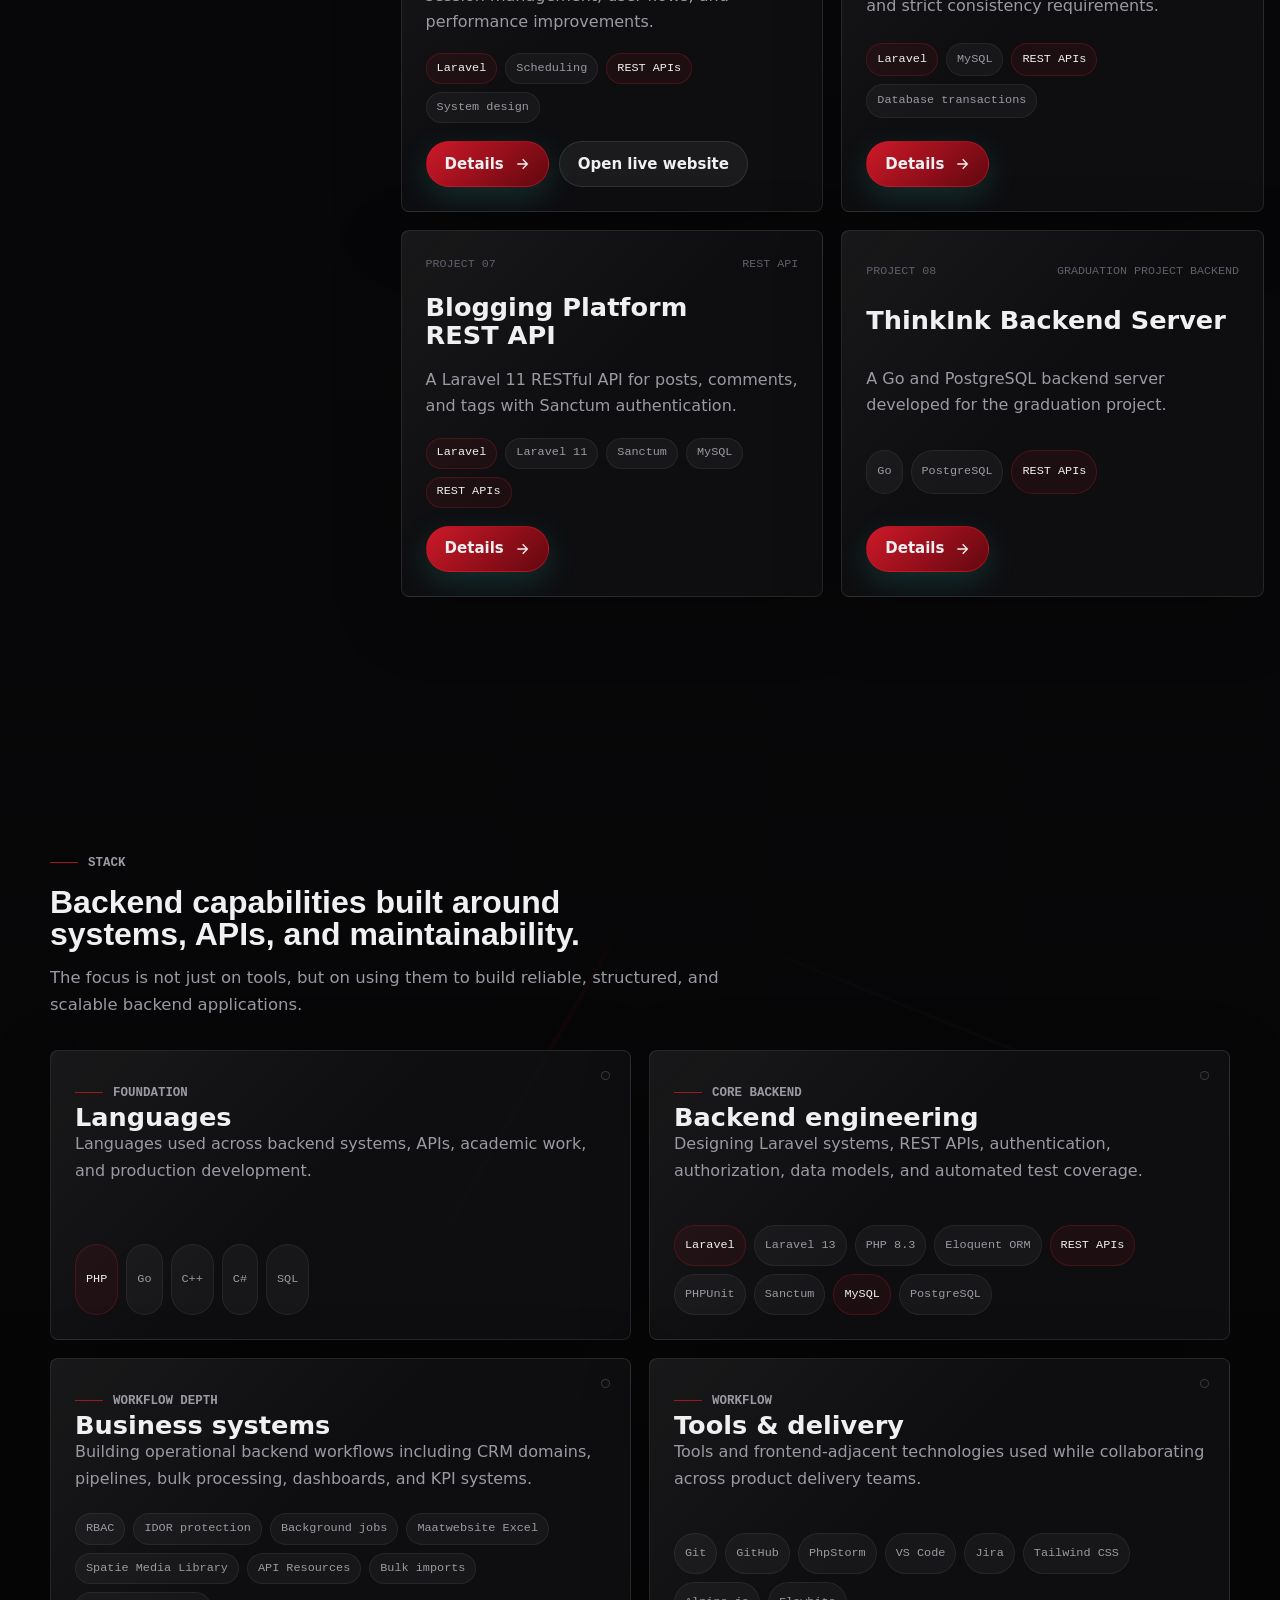
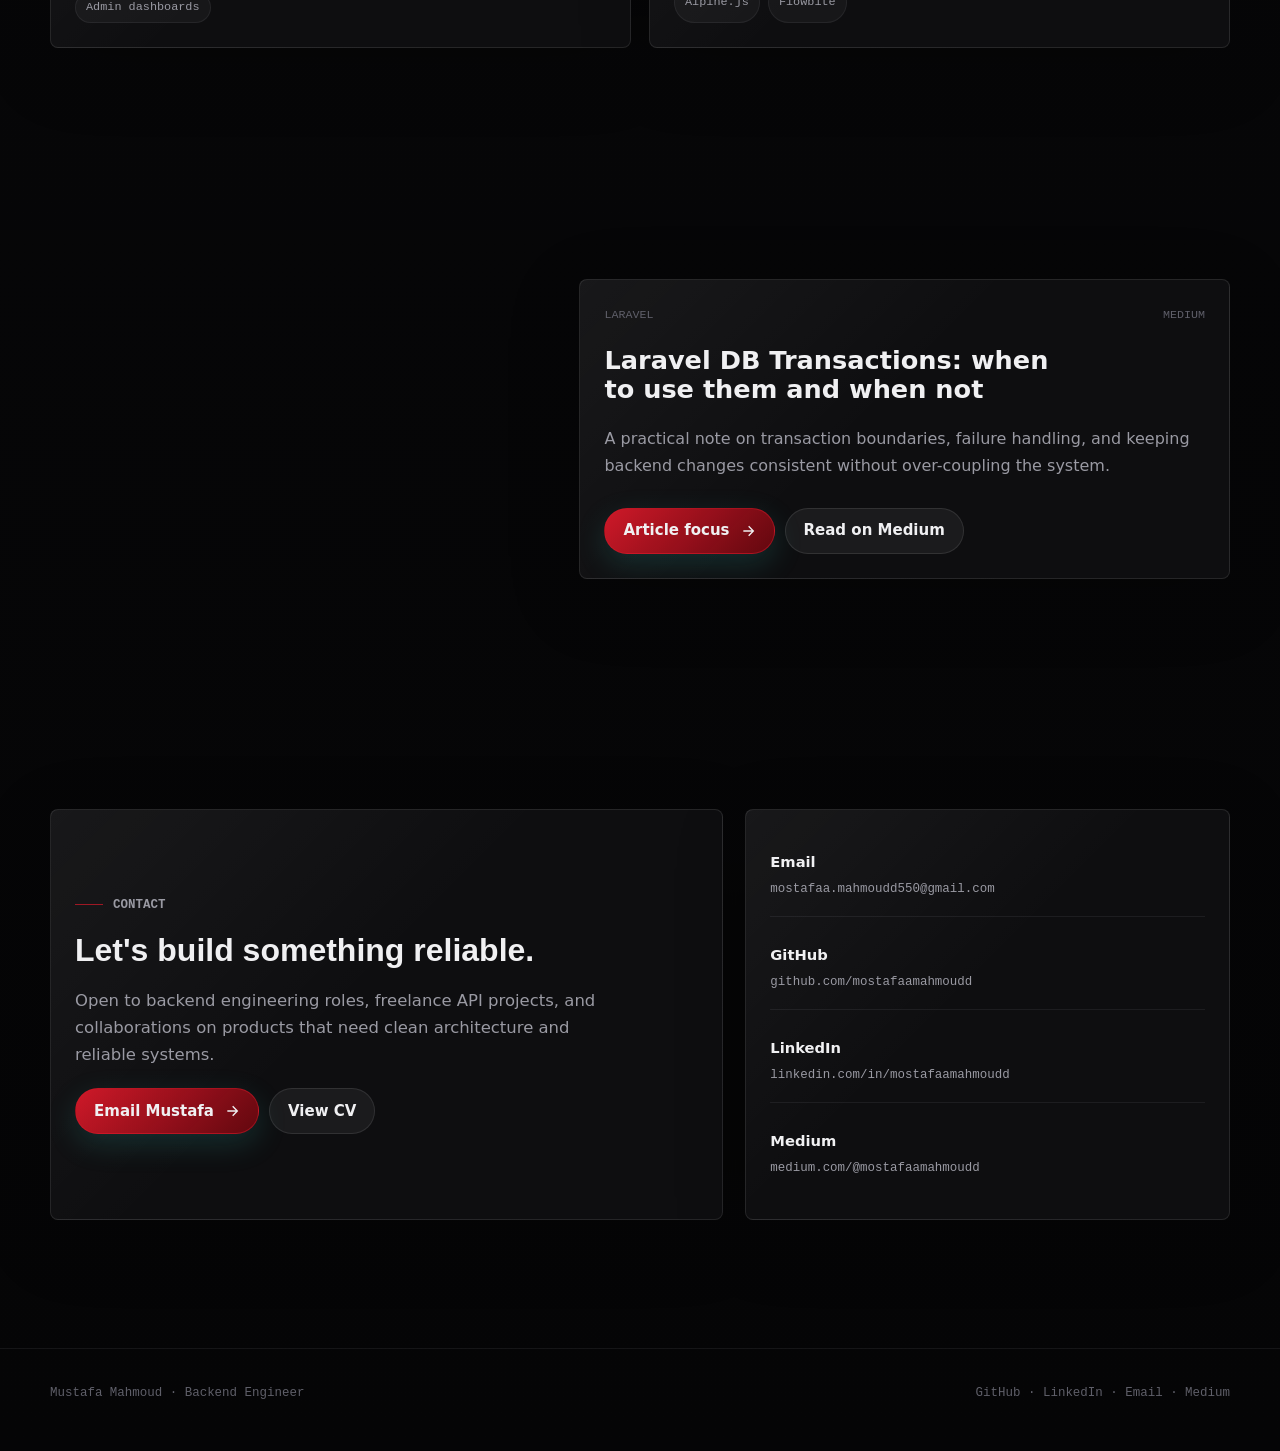
<file: project-satic.html>
<!doctype html>
<html lang="en">
  <head>
    <meta http-equiv="refresh" content="0; url=index.html#project/satic" />
    <script>window.location.replace("index.html#project/satic");</script>
    <meta charset="UTF-8" />
    <meta name="viewport" content="width=device-width, initial-scale=1.0" />
    <title>SATIC Project | Mostafa Mahmoud</title>
    <meta name="description" content="SATIC project details: retail management backend workflows, order processing, and Laravel system logic." />
    <meta name="color-scheme" content="dark light" />
    <meta name="theme-color" content="#0d0f12" />
    <script>document.documentElement.classList.add("js");</script>
    <link rel="icon" href="favicon.ico" sizes="any" />
    <link rel="icon" href="favicon.svg" type="image/svg+xml" />
    <link rel="preconnect" href="https://api.fontshare.com" crossorigin />
    <link href="https://api.fontshare.com/v2/css?f[]=cabinet-grotesk@500,700,800&f[]=general-sans@400,500,600,700&display=swap" rel="stylesheet" />
    <link rel="stylesheet" href="css/tokens.css" />
    <link rel="stylesheet" href="css/layout.css" />
    <link rel="stylesheet" href="css/components.css" />
    <link rel="stylesheet" href="css/animations.css" />
  </head>
  <body>
    <a class="skip-link" href="#main-content">Skip to main content</a>
    <header class="site-header" id="top">
      <div class="container nav-shell">
        <a class="brand" href="index.html#top" aria-label="Go to home"><span class="brand-mark" aria-hidden="true"><img src="favicon.svg" alt="" width="40" height="40" decoding="async" /></span><span data-profile-role>Backend Developer</span></a>
        <nav aria-label="Primary">
          <button class="menu-toggle" type="button" aria-expanded="false" aria-controls="site-menu" data-menu-toggle><span class="sr-only">Toggle navigation</span><svg width="20" height="20" viewBox="0 0 24 24" fill="none" stroke="currentColor" stroke-width="2" aria-hidden="true"><path d="M4 7H20M4 12H20M4 17H20" stroke-linecap="round" /></svg></button>
          <div class="nav-menu" id="site-menu" data-nav-menu>
            <ul class="nav-links" role="list"><li><a href="index.html#about">About</a></li><li><a href="index.html#skills">Skills</a></li><li><a href="index.html#journey">Journey</a></li><li><a href="index.html#contact">Contact</a></li><li><a class="active" href="projects.html">Projects</a></li><li><a href="blogs.html">Blog</a></li></ul>
            <a class="btn btn-primary mobile-menu-cta" href="mailto:mostafaa.mahmoudd550@gmail.com">Start a conversation</a>
          </div>
        </nav>
        <div class="nav-actions"><button class="theme-toggle" type="button" data-theme-toggle aria-label="Switch color mode"></button><a class="btn btn-secondary nav-cta" href="mailto:mostafaa.mahmoudd550@gmail.com">Start a conversation</a></div>
      </div>
    </header>
    <main id="main-content">
      <section class="page-hero"><div class="container page-hero-inner" data-reveal><a class="back-link" href="projects.html">Back to projects</a><span class="eyebrow">Retail management</span><h1>SATIC</h1><p class="muted">A production retail management platform for cement distribution, handling selling workflows, order processing, and operational business logic.</p></div></section>
      <section class="section"><div class="container detail-grid">
        <article class="detail-panel card" data-reveal><h2>Project scope</h2><p class="muted">The system focused on practical retail operations, where backend logic had to model orders, transactions, and operational control clearly.</p><ul class="project-points"><li>Implemented core workflows for retail selling and order lifecycle.</li><li>Designed backend logic for transactions and system operations.</li><li>Supported data management and operational control through APIs.</li></ul></article>
        <aside class="detail-panel card" data-reveal><h2>Stack and links</h2><div class="chip-row"><span class="chip">Laravel</span><span class="chip">Business workflows</span><span class="chip">Order processing</span><span class="chip">System logic</span></div><div class="link-list"><a class="btn btn-primary" href="https://play.google.com/store/apps/details?id=com.true.satic&pcampaignid=web_share" target="_blank" rel="noopener noreferrer">Open live app</a><a class="btn btn-secondary" href="projects.html">All projects</a></div></aside>
      </div></section>
    </main>
    <script src="js/profile.js" defer></script><script src="js/theme.js" defer></script><script src="js/nav.js" defer></script><script src="js/reveal.js" defer></script>
  </body>
</html>
</file>
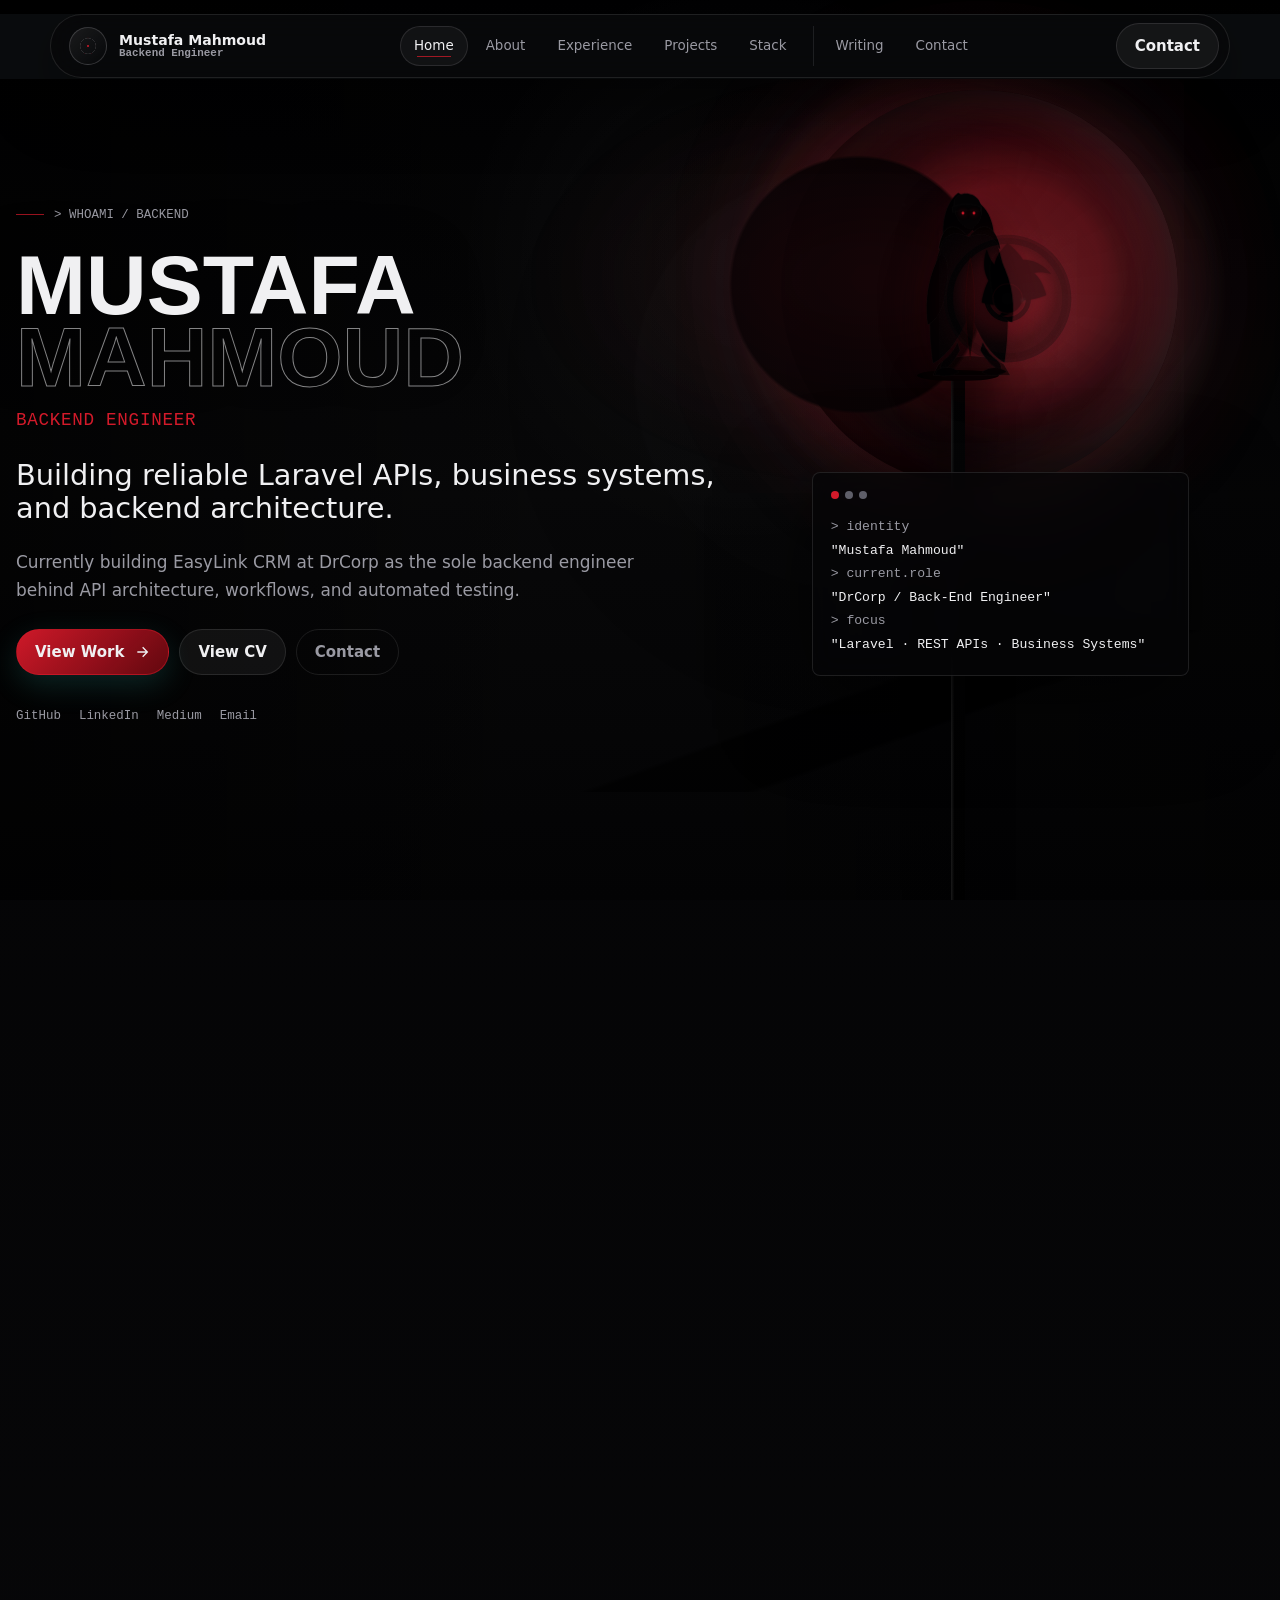
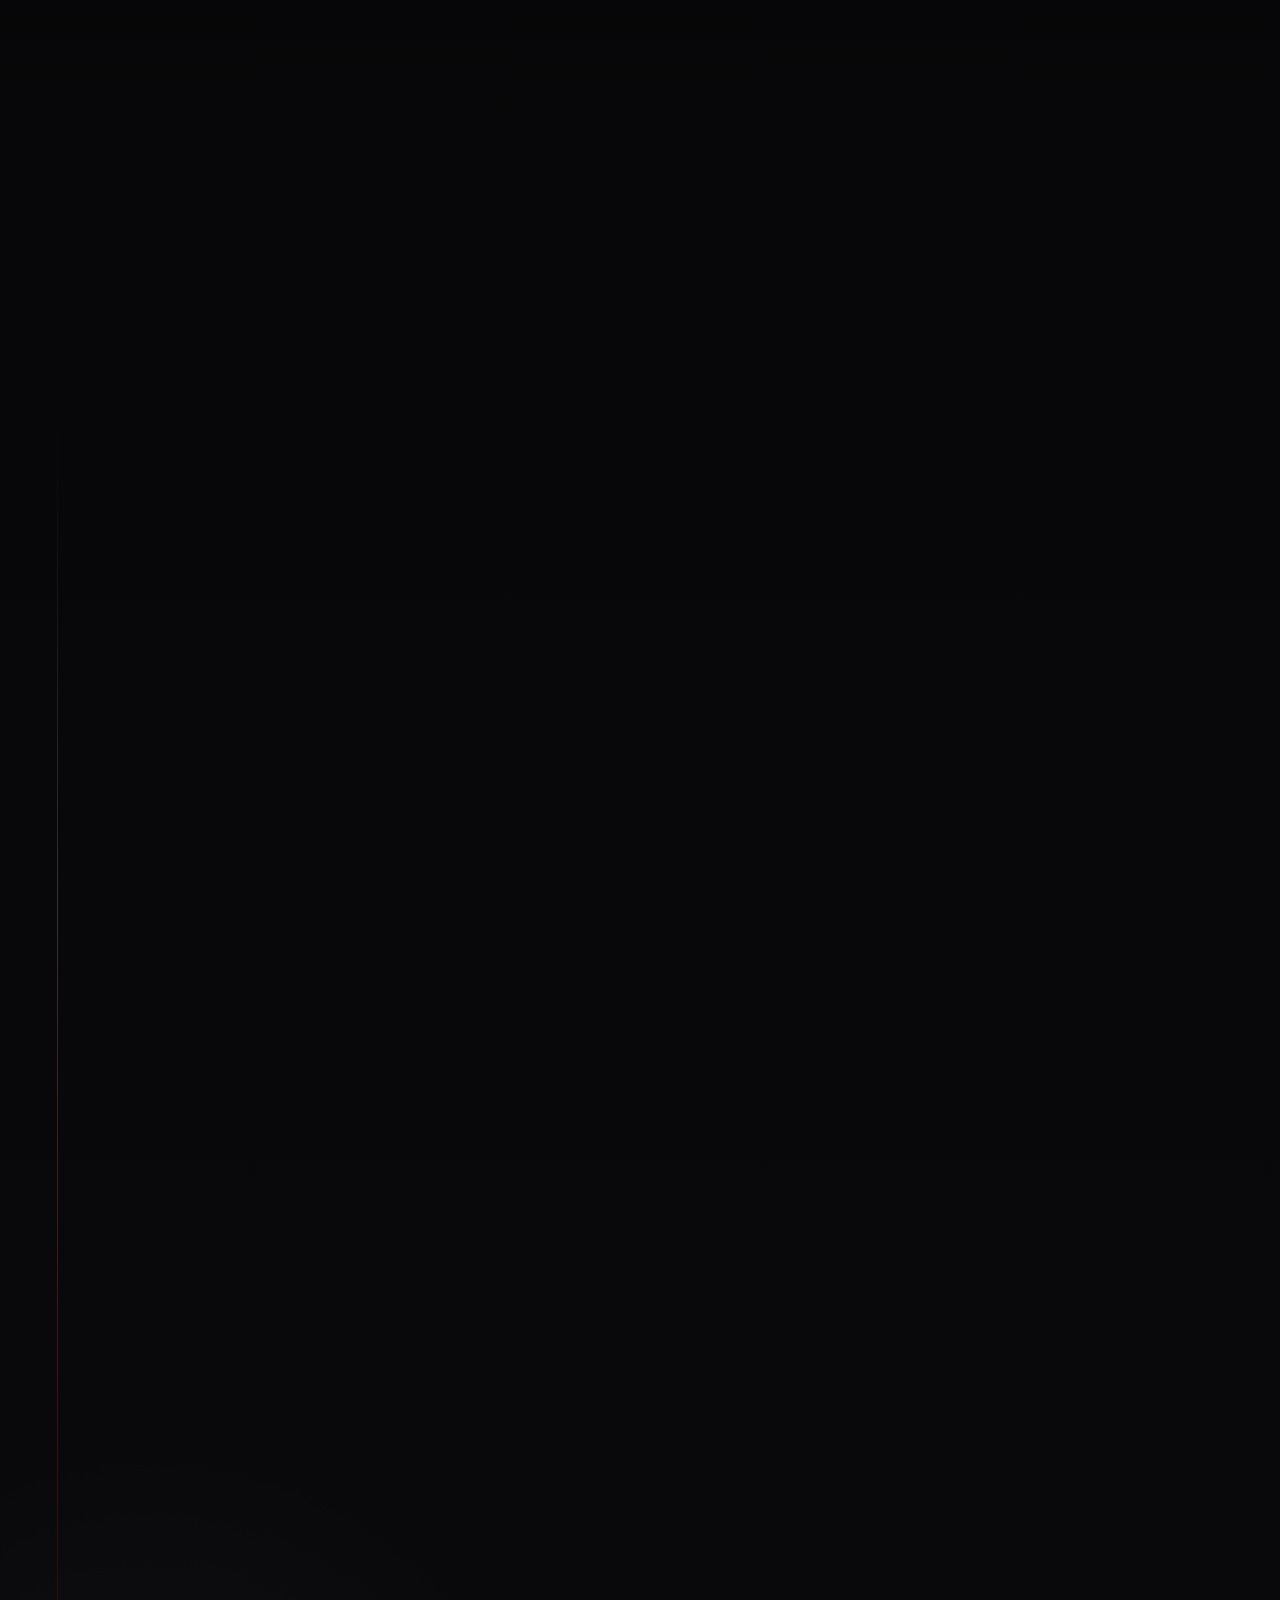
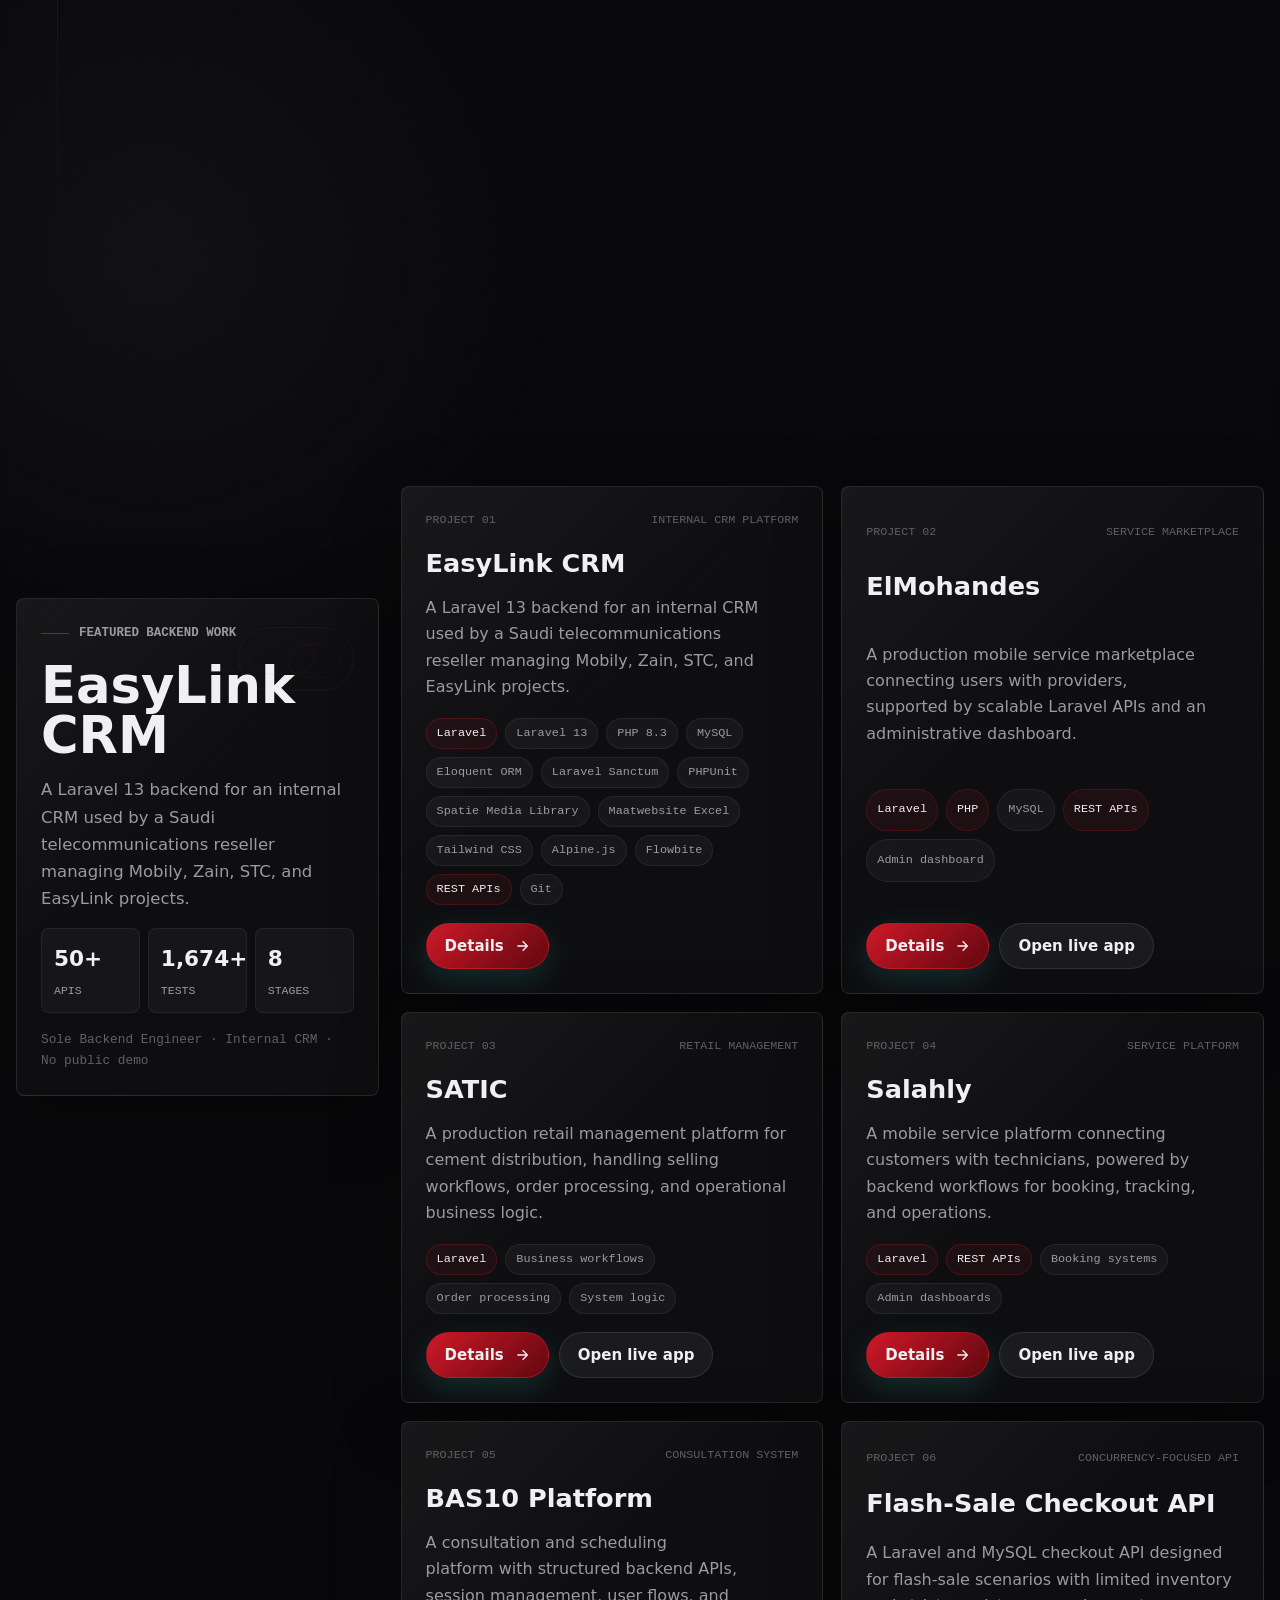
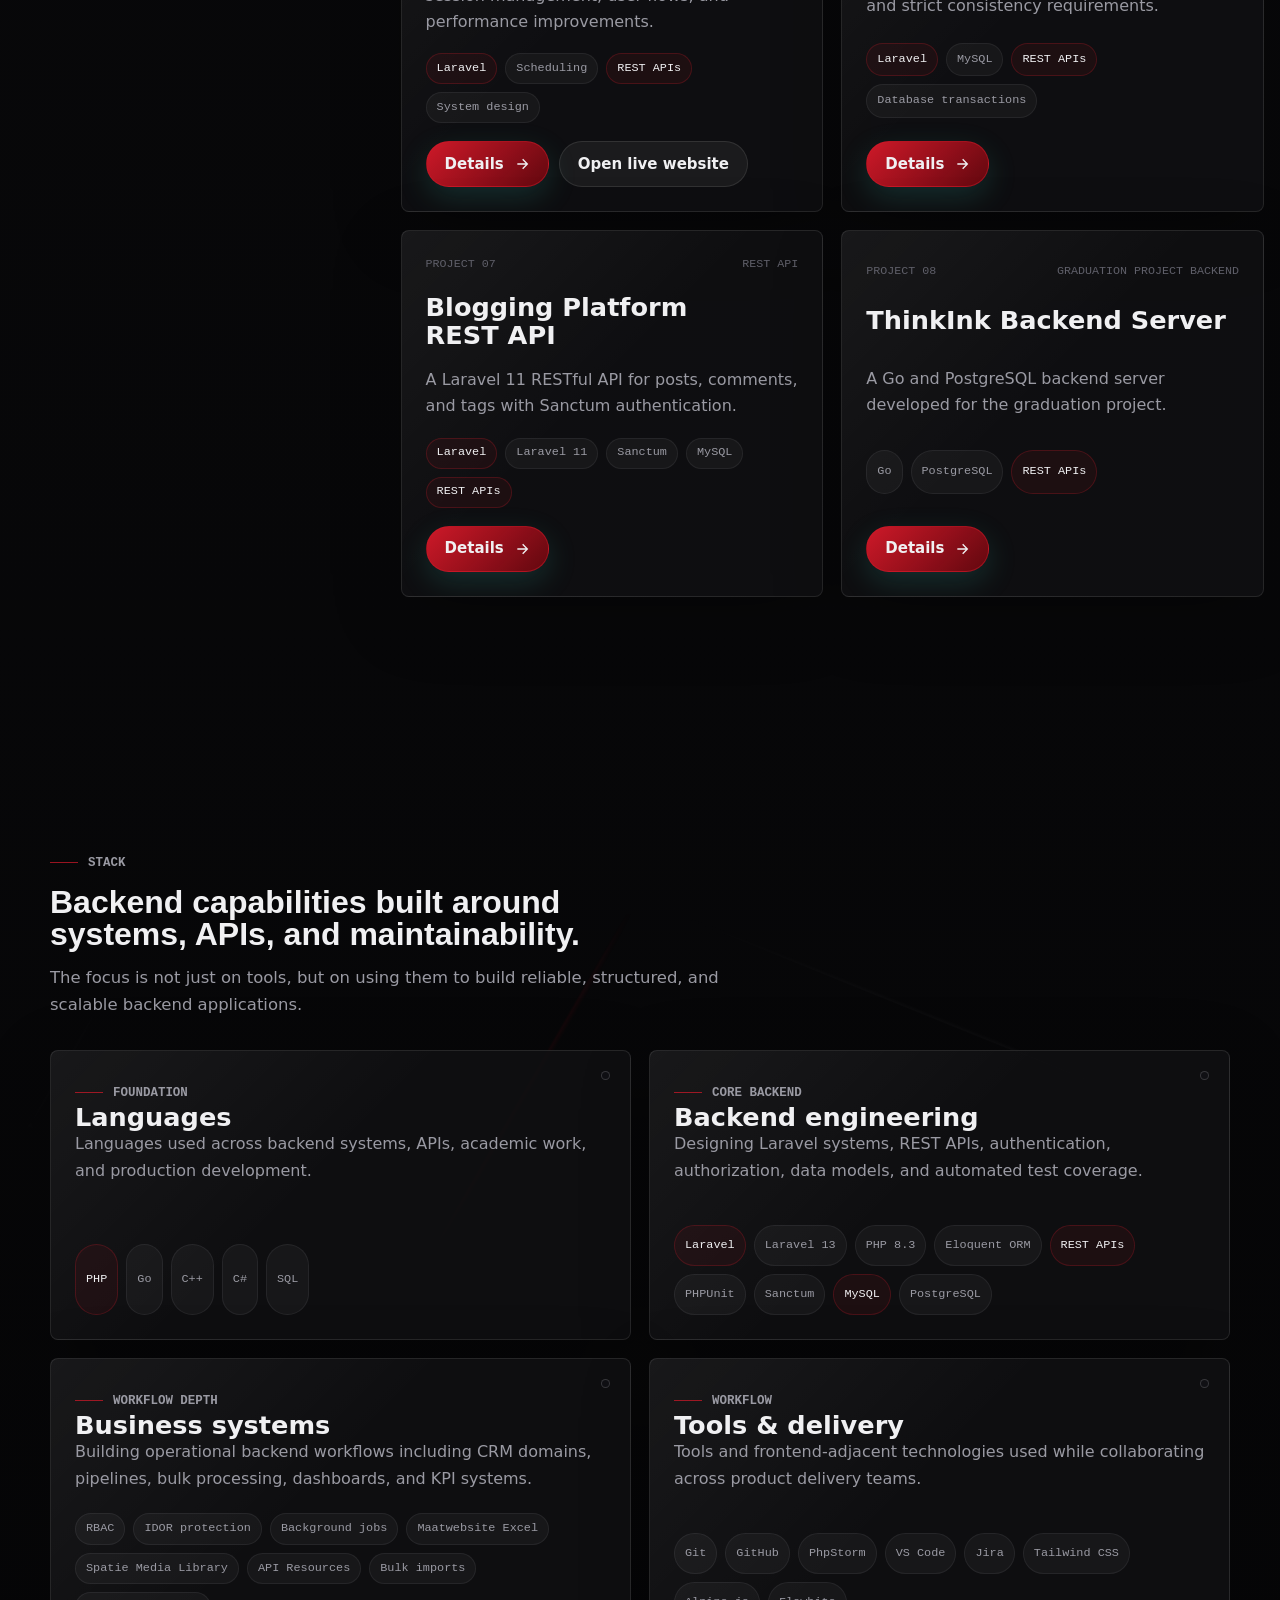
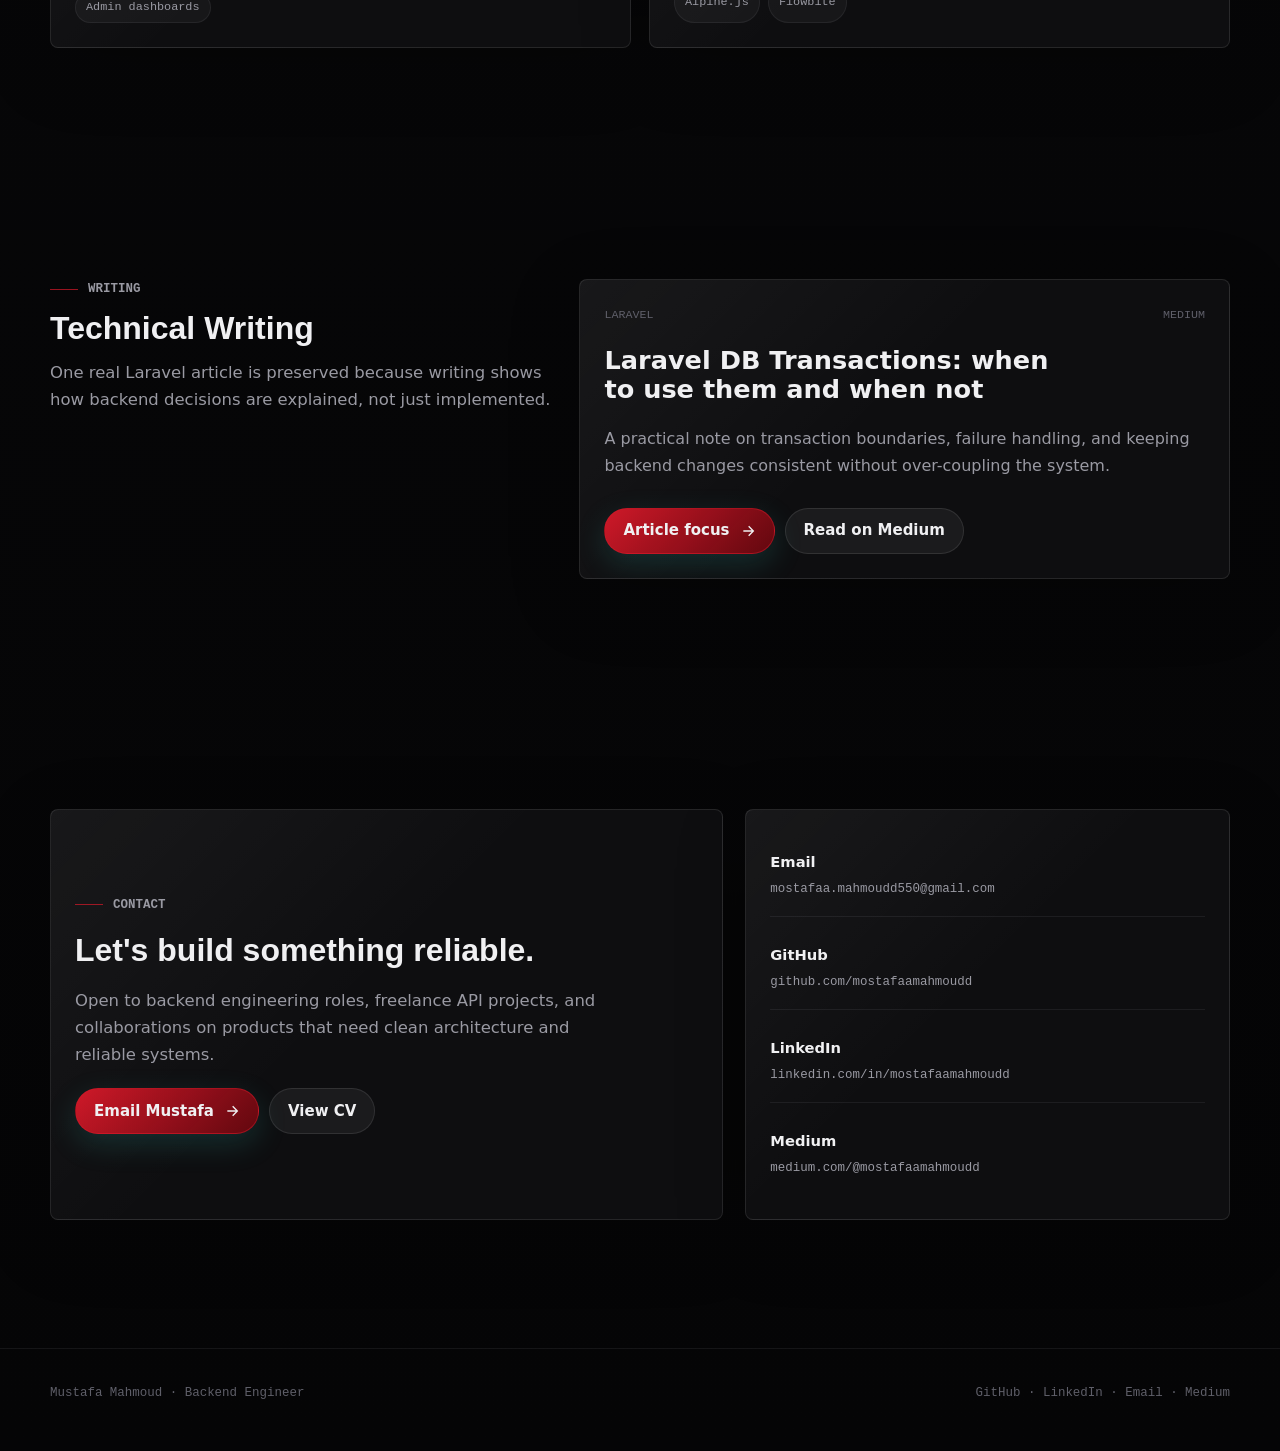
<file: projects.html>
<!doctype html>
<html lang="en">
  <head>
    <meta http-equiv="refresh" content="0; url=index.html#projects" />
    <script>window.location.replace("index.html#projects");</script>
    <meta charset="UTF-8" />
    <meta name="viewport" content="width=device-width, initial-scale=1.0" />
    <title>Projects | Mostafa Mahmoud</title>
    <meta
      name="description"
      content="Backend projects by Mostafa Mahmoud, including Laravel APIs, service platforms, admin dashboards, and production business workflows."
    />
    <meta name="color-scheme" content="dark light" />
    <meta name="theme-color" content="#0d0f12" />
    <script>
      document.documentElement.classList.add("js");
    </script>
    <link rel="icon" href="favicon.ico" sizes="any" />
    <link rel="icon" href="favicon.svg" type="image/svg+xml" />
    <link rel="preconnect" href="https://api.fontshare.com" crossorigin />
    <link
      href="https://api.fontshare.com/v2/css?f[]=cabinet-grotesk@500,700,800&f[]=general-sans@400,500,600,700&display=swap"
      rel="stylesheet"
    />
    <link rel="stylesheet" href="css/tokens.css" />
    <link rel="stylesheet" href="css/layout.css" />
    <link rel="stylesheet" href="css/components.css" />
    <link rel="stylesheet" href="css/animations.css" />
  </head>
  <body>
    <a class="skip-link" href="#main-content">Skip to main content</a>

    <header class="site-header" id="top">
      <div class="container nav-shell">
        <a class="brand" href="index.html#top" aria-label="Go to home">
          <span class="brand-mark" aria-hidden="true">
            <img src="favicon.svg" alt="" width="40" height="40" decoding="async" />
          </span>
          <span data-profile-role>Backend Developer</span>
        </a>
        <nav aria-label="Primary">
          <button class="menu-toggle" type="button" aria-expanded="false" aria-controls="site-menu" data-menu-toggle>
            <span class="sr-only">Toggle navigation</span>
            <svg width="20" height="20" viewBox="0 0 24 24" fill="none" stroke="currentColor" stroke-width="2" aria-hidden="true">
              <path d="M4 7H20M4 12H20M4 17H20" stroke-linecap="round" />
            </svg>
          </button>
          <div class="nav-menu" id="site-menu" data-nav-menu>
            <ul class="nav-links" role="list">
              <li><a href="index.html#about">About</a></li>
              <li><a href="index.html#skills">Skills</a></li>
              <li><a href="index.html#journey">Journey</a></li>
              <li><a href="index.html#contact">Contact</a></li>
              <li><a class="active" href="projects.html">Projects</a></li>
              <li><a href="blogs.html">Blog</a></li>
            </ul>
            <a class="btn btn-primary mobile-menu-cta" href="mailto:mostafaa.mahmoudd550@gmail.com">Start a conversation</a>
          </div>
        </nav>
        <div class="nav-actions">
          <button class="theme-toggle" type="button" data-theme-toggle aria-label="Switch color mode"></button>
          <a class="btn btn-secondary nav-cta" href="mailto:mostafaa.mahmoudd550@gmail.com">Start a conversation</a>
        </div>
      </div>
    </header>

    <main id="main-content">
      <section class="page-hero">
        <div class="container page-hero-inner" data-reveal>
          <a class="back-link" href="index.html">Back home</a>
          <span class="eyebrow">Projects</span>
          <h1>Selected backend work built around real product flows.</h1>
          <p class="muted">
            Each project has a focused detail page with the system context,
            responsibilities, stack, and related links.
          </p>
        </div>
      </section>

      <section class="section">
        <div class="container projects-grid listing-grid" data-stagger>
          <article class="project-card card" data-reveal>
            <div class="project-top">
              <div>
                <span class="project-index">Project 01</span>
                <h2>ElMohandes</h2>
              </div>
              <span class="mini-badge">Service marketplace</span>
            </div>
            <p class="muted">
              A production mobile service marketplace supported by scalable
              backend APIs and a full administrative dashboard.
            </p>
            <div class="chip-row">
              <span class="chip">Laravel</span>
              <span class="chip">PHP</span>
              <span class="chip">MySQL</span>
              <span class="chip">REST APIs</span>
            </div>
            <div class="project-links">
              <a class="btn btn-primary" href="project-elmohandes.html">Project details</a>
              <a class="btn btn-secondary" href="https://play.google.com/store/apps/details?id=com.true.elmohandesclients&pcampaignid=web_share" target="_blank" rel="noopener noreferrer">Live app</a>
            </div>
          </article>

          <article class="project-card card" data-reveal>
            <div class="project-top">
              <div>
                <span class="project-index">Project 02</span>
                <h2>SATIC</h2>
              </div>
              <span class="mini-badge">Retail management</span>
            </div>
            <p class="muted">
              A production retail management platform for cement distribution,
              selling workflows, order processing, and business logic.
            </p>
            <div class="chip-row">
              <span class="chip">Laravel</span>
              <span class="chip">Business workflows</span>
              <span class="chip">Order processing</span>
              <span class="chip">System logic</span>
            </div>
            <div class="project-links">
              <a class="btn btn-primary" href="project-satic.html">Project details</a>
              <a class="btn btn-secondary" href="https://play.google.com/store/apps/details?id=com.true.satic&pcampaignid=web_share" target="_blank" rel="noopener noreferrer">Live app</a>
            </div>
          </article>

          <article class="project-card card" data-reveal>
            <div class="project-top">
              <div>
                <span class="project-index">Project 03</span>
                <h2>Salahly</h2>
              </div>
              <span class="mini-badge">Service platform</span>
            </div>
            <p class="muted">
              A service platform connecting customers with technicians through
              booking, tracking, admin, and provider management workflows.
            </p>
            <div class="chip-row">
              <span class="chip">Laravel</span>
              <span class="chip">REST APIs</span>
              <span class="chip">Booking systems</span>
              <span class="chip">Admin dashboards</span>
            </div>
            <div class="project-links">
              <a class="btn btn-primary" href="project-salahly.html">Project details</a>
              <a class="btn btn-secondary" href="https://play.google.com/store/apps/details?id=com.salahly.app" target="_blank" rel="noopener noreferrer">Live app</a>
            </div>
          </article>

          <article class="project-card card" data-reveal>
            <div class="project-top">
              <div>
                <span class="project-index">Project 04</span>
                <h2>BAS10 Platform</h2>
              </div>
              <span class="mini-badge">Consultation system</span>
            </div>
            <p class="muted">
              A consultation and scheduling platform with backend APIs,
              session management, user flows, and performance improvements.
            </p>
            <div class="chip-row">
              <span class="chip">Laravel</span>
              <span class="chip">Scheduling</span>
              <span class="chip">REST APIs</span>
              <span class="chip">System design</span>
            </div>
            <div class="project-links">
              <a class="btn btn-primary" href="project-bas10.html">Project details</a>
              <a class="btn btn-secondary" href="https://bas-10.com/" target="_blank" rel="noopener noreferrer">Live website</a>
            </div>
          </article>
        </div>
      </section>
    </main>

    <script src="js/profile.js" defer></script>
    <script src="js/theme.js" defer></script>
    <script src="js/nav.js" defer></script>
    <script src="js/reveal.js" defer></script>
  </body>
</html>
</file>
<file: css/tokens.css>
/*
 * tokens.css
 * ─────────────────────────────────────────────────────────────
 * Design tokens: type scale, spacing, colors (light + dark),
 * radius, transitions, shadows, and content widths.
 *
 * Every other stylesheet consumes these custom properties.
 * To change the color scheme or scale, only edit this file.
 */

/* ── Fluid type scale ── */
:root {
  --text-xs: 0.8125rem;
  --text-sm: 0.9375rem;
  --text-base: 1rem;
  --text-lg: 1.25rem;
  --text-xl: 2rem;
  --text-2xl: 3rem;

  /* ── 4px spacing system ── */
  --space-1: 0.25rem;
  --space-2: 0.5rem;
  --space-3: 0.75rem;
  --space-4: 1rem;
  --space-5: 1.25rem;
  --space-6: 1.5rem;
  --space-8: 2rem;
  --space-10: 2.5rem;
  --space-12: 3rem;
  --space-16: 4rem;
  --space-20: 5rem;
  --space-24: 6rem;

  /* ── Typography ── */
  --font-display: "Cabinet Grotesk", "Inter", sans-serif;
  --font-body: "General Sans", "Inter", sans-serif;

  /* ── Radius ── */
  --radius-sm: 0.375rem;
  --radius-md: 0.5rem;
  --radius-lg: 0.5rem;
  --radius-xl: 0.5rem;
  --radius-full: 9999px;

  /* ── Transitions ── */
  --ease-out-expo: cubic-bezier(0.16, 1, 0.3, 1);
  --transition-interactive: 180ms var(--ease-out-expo);

  /* ── Content widths ── */
  --content-default: 1120px;
  --content-wide: 1280px;
}

/* ── Light mode ── */
:root,
[data-theme="light"] {
  --color-bg: #f6f7f8;
  --color-surface: #ffffff;
  --color-surface-2: #f0f3f5;
  --color-surface-offset: #e8edf0;
  --color-surface-dynamic: #d4dde2;
  --color-divider: #d7dde1;
  --color-border: rgba(16, 24, 40, 0.1);

  --color-text: #0e151b;
  --color-text-muted: #52606d;
  --color-text-faint: #7b8792;
  --color-text-inverse: #eff4f6;

  --color-primary: #b31322;
  --color-primary-hover: #d21a2b;
  --color-primary-active: #8f101b;
  --color-primary-highlight: rgba(179, 19, 34, 0.15);

  --shadow-sm: 0 1px 2px rgba(10, 16, 22, 0.06);
  --shadow-md: 0 12px 30px rgba(10, 16, 22, 0.08);
  --shadow-lg: 0 22px 60px rgba(10, 16, 22, 0.12);
}

/* ── Dark mode ── */
[data-theme="dark"] {
  --color-bg: #0d0f12;
  --color-surface: #14181d;
  --color-surface-2: #181d23;
  --color-surface-offset: #11161a;
  --color-surface-dynamic: #252d35;
  --color-divider: #222931;
  --color-border: rgba(223, 234, 241, 0.1);

  --color-text: #ebf1f4;
  --color-text-muted: #97a6b2;
  --color-text-faint: #6d7a86;
  --color-text-inverse: #0d0f12;

  --color-primary: #b31322;
  --color-primary-hover: #d21a2b;
  --color-primary-active: #8f101b;
  --color-primary-highlight: rgba(179, 19, 34, 0.14);

  --shadow-sm: 0 1px 2px rgba(0, 0, 0, 0.25);
  --shadow-md: 0 12px 32px rgba(0, 0, 0, 0.28);
  --shadow-lg: 0 24px 64px rgba(0, 0, 0, 0.36);
}

/* ── System preference fallback (no JS required) ── */
@media (prefers-color-scheme: dark) {
  :root:not([data-theme="light"]) {
    --color-bg: #0d0f12;
    --color-surface: #14181d;
    --color-surface-2: #181d23;
    --color-surface-offset: #11161a;
    --color-surface-dynamic: #252d35;
    --color-divider: #222931;
    --color-border: rgba(223, 234, 241, 0.1);

    --color-text: #ebf1f4;
    --color-text-muted: #97a6b2;
    --color-text-faint: #6d7a86;
    --color-text-inverse: #0d0f12;

    --color-primary: #b31322;
    --color-primary-hover: #d21a2b;
    --color-primary-active: #8f101b;
    --color-primary-highlight: rgba(179, 19, 34, 0.14);

    --shadow-sm: 0 1px 2px rgba(0, 0, 0, 0.25);
    --shadow-md: 0 12px 32px rgba(0, 0, 0, 0.28);
    --shadow-lg: 0 24px 64px rgba(0, 0, 0, 0.36);
  }
}
</file>
<file: css/layout.css>
/*
 * layout.css
 * ─────────────────────────────────────────────────────────────
 * Base reset, body defaults, and all section/grid layouts.
 * No colors or component styles here — only structure.
 */

/* ── Base reset ── */
*,
*::before,
*::after {
  box-sizing: border-box;
  margin: 0;
  padding: 0;
}

html {
  scroll-behavior: smooth;
  scroll-padding-top: var(--space-16);
  -webkit-font-smoothing: antialiased;
  -moz-osx-font-smoothing: grayscale;
  text-rendering: optimizeLegibility;
  hanging-punctuation: first last;
}

body {
  min-height: 100dvh;
  font-family: var(--font-body, sans-serif);
  font-size: var(--text-base);
  line-height: 1.65;
  color: var(--color-text);
  background:
    radial-gradient(
      circle at top right,
      rgba(70, 214, 201, 0.09),
      transparent 24%
    ),
    linear-gradient(180deg, var(--color-bg), var(--color-bg));
  overflow-x: hidden;
}

img,
svg {
  display: block;
  max-width: 100%;
}
a {
  color: inherit;
  text-decoration: none;
}
button,
input,
textarea,
select {
  font: inherit;
  color: inherit;
}
button {
  cursor: pointer;
  border: 0;
  background: none;
}

h1,
h2,
h3 {
  text-wrap: balance;
  line-height: 1.08;
}
p,
li {
  text-wrap: pretty;
  max-width: 68ch;
}

::selection {
  background: var(--color-primary-highlight);
}

:focus-visible {
  outline: 2px solid var(--color-primary);
  outline-offset: 3px;
  border-radius: var(--radius-sm);
}

@media (prefers-reduced-motion: reduce) {
  *,
  *::before,
  *::after {
    animation-duration: 0.01ms !important;
    animation-iteration-count: 1 !important;
    transition-duration: 0.01ms !important;
    scroll-behavior: auto !important;
  }
}

/* ── Utilities ── */
.sr-only {
  position: absolute;
  width: 1px;
  height: 1px;
  padding: 0;
  margin: -1px;
  overflow: hidden;
  clip: rect(0, 0, 0, 0);
  white-space: nowrap;
  border: 0;
}
.muted {
  color: var(--color-text-muted);
}

/* ── Container ── */
.container {
  width: min(calc(100% - 2rem), var(--content-default));
  margin-inline: auto;
}

/* ── Section spacing ── */
.section {
  padding-block: clamp(var(--space-12), 8vw, var(--space-20));
  content-visibility: auto;
  contain-intrinsic-size: 1px 800px;
}

.section-header {
  max-width: 42rem;
  display: grid;
  gap: var(--space-3);
  margin-bottom: var(--space-8);
}

/* ── Navbar ── */
.site-header {
  position: sticky;
  top: 0;
  z-index: 50;
  backdrop-filter: blur(18px);
  background: color-mix(in srgb, var(--color-bg) 82%, transparent);
  border-bottom: 1px solid transparent;
  transition:
    border-color var(--transition-interactive),
    box-shadow var(--transition-interactive);
}
.site-header.scrolled {
  border-color: var(--color-border);
  box-shadow: var(--shadow-sm);
}
.nav-shell {
  position: relative;
  display: flex;
  align-items: center;
  justify-content: space-between;
  gap: var(--space-4);
  min-height: 4.75rem;
}
.nav-actions {
  display: flex;
  align-items: center;
  gap: var(--space-2);
}
.nav-links {
  display: flex;
  align-items: center;
  gap: var(--space-2);
  list-style: none;
}
.nav-links li:nth-last-child(2) {
  margin-left: var(--space-2);
  padding-left: var(--space-2);
  border-left: 1px solid var(--color-border);
}
.menu-toggle {
  display: none;
}

/* ── Hero ── */
.hero {
  padding-top: clamp(var(--space-16), 14vw, var(--space-24));
  min-height: min(92vh, 980px);
  display: flex;
  align-items: center;
}
.hero-grid {
  display: grid;
  grid-template-columns: minmax(0, 1.2fr) minmax(280px, 0.8fr);
  gap: clamp(var(--space-8), 4vw, var(--space-16));
  align-items: end;
}
.hero-aside {
  display: grid;
  gap: var(--space-4);
  align-content: start;
  justify-items: stretch;
}
.hero-copy {
  display: grid;
  gap: var(--space-6);
}
.hero-meta {
  display: grid;
  grid-template-columns: repeat(3, minmax(0, 1fr));
  gap: var(--space-4);
  padding-top: var(--space-4);
}
.hero-cta {
  display: flex;
  flex-wrap: wrap;
  gap: var(--space-3);
}

/* ── About ── */
.about-grid {
  display: grid;
  grid-template-columns: minmax(0, 1.1fr) minmax(280px, 0.9fr);
  gap: var(--space-8);
  align-items: start;
}
.about-copy {
  display: grid;
  gap: var(--space-5);
}
.metric-row {
  display: grid;
  gap: var(--space-4);
}

/* ── Skills ── */
.skills-grid {
  display: grid;
  grid-template-columns: repeat(2, minmax(0, 1fr));
  gap: var(--space-5);
}
.chip-row {
  display: flex;
  flex-wrap: wrap;
  gap: var(--space-2);
}

/* ── Projects ── */
.projects-grid {
  display: grid;
  grid-template-columns: repeat(3, minmax(0, 1fr));
  gap: var(--space-5);
}
.listing-grid {
  grid-template-columns: repeat(2, minmax(0, 1fr));
}
.project-top {
  display: flex;
  align-items: start;
  justify-content: space-between;
  gap: var(--space-3);
}

/* ── Journey ── */
.journey-grid {
  display: grid;
  grid-template-columns: repeat(2, minmax(0, 1fr));
  gap: var(--space-5);
}

/* ── Contact ── */
.contact-wrap {
  display: grid;
  grid-template-columns: minmax(0, 1.1fr) minmax(280px, 0.9fr);
  gap: var(--space-8);
  align-items: stretch;
}
.contact-wrap-centered {
  grid-template-columns: minmax(0, 760px);
  justify-content: center;
}

/* ── Internal pages ── */
.page-hero {
  padding-block: clamp(var(--space-16), 12vw, var(--space-24)) var(--space-8);
}
.page-hero-inner {
  display: grid;
  gap: var(--space-4);
  max-width: 760px;
}
.detail-grid {
  display: grid;
  grid-template-columns: minmax(0, 1.1fr) minmax(280px, 0.9fr);
  gap: var(--space-5);
  align-items: start;
}
.link-list {
  display: flex;
  flex-wrap: wrap;
  gap: var(--space-3);
}

/* ── Footer ── */
.site-footer {
  padding-block: var(--space-8) var(--space-10);
  border-top: 1px solid var(--color-border);
}
.footer-shell {
  display: flex;
  align-items: center;
  justify-content: space-between;
  gap: var(--space-4);
  color: var(--color-text-faint);
  font-size: var(--text-sm);
}

/* ── Responsive ── */
@media (max-width: 1024px) {
  .hero-grid,
  .about-grid,
  .contact-wrap,
  .journey-grid,
  .skills-grid,
  .projects-grid,
  .listing-grid,
  .detail-grid {
    grid-template-columns: 1fr;
  }
  .hero {
    min-height: auto;
    padding-top: var(--space-16);
  }
  .hero h1 {
    max-width: 13ch;
  }
}

@media (max-width: 960px) {
  .menu-toggle {
    display: inline-flex;
  }
  .nav-menu {
    position: absolute;
    top: calc(100% + 0.5rem);
    left: 0;
    right: 0;
    padding: var(--space-3);
    border-radius: var(--radius-xl);
    background: color-mix(in srgb, var(--color-surface) 95%, transparent);
    border: 1px solid var(--color-border);
    box-shadow: var(--shadow-lg);
    opacity: 0;
    visibility: hidden;
    transform: translateY(-10px);
    transition:
      opacity var(--transition-interactive),
      transform var(--transition-interactive),
      visibility var(--transition-interactive);
  }
  .nav-menu.open {
    opacity: 1;
    visibility: visible;
    transform: translateY(0);
  }
  .nav-links {
    flex-direction: column;
    align-items: stretch;
    gap: var(--space-1);
  }
  .nav-links li:nth-last-child(2) {
    margin-left: 0;
    padding-left: 0;
    border-left: 0;
  }
  .nav-links a {
    justify-content: flex-start;
    border-radius: var(--radius-lg);
  }
  .mobile-menu-cta {
    display: flex;
    width: 100%;
    margin-top: var(--space-3);
  }
}

@media (max-width: 640px) {
  .container {
    width: min(calc(100% - 1.25rem), var(--content-default));
  }
  .hero-meta {
    grid-template-columns: 1fr;
  }
  .nav-shell {
    min-height: 4.25rem;
    gap: var(--space-2);
  }
  .footer-shell {
    flex-direction: column;
    align-items: flex-start;
  }
}

@media (max-width: 560px) {
  .brand > span:last-child,
  .nav-cta {
    display: none;
  }
  .nav-actions {
    margin-left: auto;
  }
}
</file>
<file: css/components.css>
/*
 * components.css
 * ─────────────────────────────────────────────────────────────
 * Reusable UI components: card, button, badge, chip, navbar
 * brand, hero portrait, eyebrow, timeline, project, and contact.
 *
 * All colors are consumed from tokens.css via CSS custom properties.
 */

/* ── Skip link ── */
.skip-link {
  position: absolute;
  top: -3rem;
  left: var(--space-4);
  z-index: 100;
  padding: var(--space-3) var(--space-4);
  border-radius: var(--radius-md);
  background: var(--color-primary);
  color: #07211f;
  font-size: var(--text-sm);
  font-weight: 600;
  transition: top var(--transition-interactive);
}
.skip-link:focus {
  top: var(--space-4);
}

/* ── Brand / logo mark ── */
.brand {
  display: inline-flex;
  align-items: center;
  gap: var(--space-3);
  font-size: var(--text-sm);
  font-weight: 600;
  letter-spacing: 0;
}
.brand-mark {
  width: 2.5rem;
  height: 2.5rem;
  padding: 0.45rem;
  border-radius: 0.85rem;
  background: linear-gradient(
    180deg,
    color-mix(in srgb, var(--color-primary) 16%, var(--color-surface)),
    color-mix(in srgb, var(--color-primary) 7%, var(--color-surface))
  );
  border: 1px solid var(--color-border);
  color: var(--color-text);
  box-shadow: var(--shadow-sm);
}
.brand-mark img {
  width: 100%;
  height: 100%;
  object-fit: contain;
  border-radius: 0.6rem;
}

/* ── Nav links ── */
.nav-links a,
.theme-toggle {
  min-width: 44px;
  min-height: 44px;
  display: inline-flex;
  align-items: center;
  justify-content: center;
  padding: 0 var(--space-4);
  border-radius: var(--radius-full);
  border: 1px solid transparent;
  font-size: var(--text-sm);
  color: var(--color-text-muted);
  transition:
    transform var(--transition-interactive),
    background var(--transition-interactive),
    color var(--transition-interactive),
    border-color var(--transition-interactive);
}
.menu-toggle {
  min-width: 44px;
  min-height: 44px;
  align-items: center;
  justify-content: center;
  padding: 0 var(--space-4);
  border-radius: var(--radius-full);
  border: 1px solid transparent;
  font-size: var(--text-sm);
  color: var(--color-text-muted);
  transition:
    transform var(--transition-interactive),
    background var(--transition-interactive),
    color var(--transition-interactive),
    border-color var(--transition-interactive);
}
.nav-links a:hover,
.nav-links a.active,
.theme-toggle:hover,
.menu-toggle:hover {
  color: var(--color-text);
  background: var(--color-surface-2);
  border-color: var(--color-border);
  transform: translateY(-1px);
}

/* ── Shared card base ── */
.card {
  background: color-mix(in srgb, var(--color-surface) 96%, transparent);
  border: 1px solid var(--color-border);
  border-radius: var(--radius-xl);
  box-shadow: var(--shadow-md);
  transition:
    transform var(--transition-interactive),
    border-color var(--transition-interactive),
    box-shadow var(--transition-interactive);
}
.card:hover {
  transform: translateY(-4px);
  border-color: color-mix(
    in srgb,
    var(--color-primary) 35%,
    var(--color-border)
  );
  box-shadow: var(--shadow-lg);
}

/* ── Buttons ── */
.btn {
  display: inline-flex;
  align-items: center;
  justify-content: center;
  gap: var(--space-2);
  min-height: 48px;
  padding: 0.9rem 1.2rem;
  border-radius: var(--radius-full);
  border: 1px solid var(--color-border);
  font-size: var(--text-sm);
  font-weight: 600;
  text-align: center;
  transition:
    transform var(--transition-interactive),
    background var(--transition-interactive),
    border-color var(--transition-interactive),
    box-shadow var(--transition-interactive),
    color var(--transition-interactive);
}
.nav-cta {
  min-height: 44px;
  padding-inline: 1rem;
  white-space: nowrap;
}
.mobile-menu-cta {
  display: none;
}
.btn:hover {
  transform: translateY(-2px);
}
.btn:active {
  transform: translateY(0);
}

.btn.is-disabled,
.icon-link.is-disabled {
  opacity: 0.55;
  pointer-events: none;
}

.btn-primary {
  background: var(--color-primary);
  color: #071816;
  border-color: transparent;
  box-shadow: 0 10px 30px rgba(53, 194, 181, 0.18);
}
.btn-primary:hover {
  background: var(--color-primary-hover);
}

.btn-secondary {
  background: var(--color-surface);
  color: var(--color-text);
}
.btn-secondary:hover {
  background: var(--color-surface-2);
  border-color: var(--color-border);
}

/* ── Eyebrow labels ── */
.eyebrow {
  display: inline-flex;
  align-items: center;
  gap: var(--space-2);
  color: var(--color-primary);
  font-size: var(--text-xs);
  letter-spacing: 0;
  text-transform: uppercase;
  font-weight: 700;
}
.eyebrow::before {
  content: "";
  width: 1.75rem;
  height: 1px;
  background: currentColor;
  opacity: 0.5;
}

/* ── Section heading size ── */
.section-header h2,
.about-copy h2,
.contact-panel h2 {
  font-family: var(--font-display, sans-serif);
  font-size: var(--text-xl);
  font-weight: 700;
  letter-spacing: 0;
}

/* ── Mini badge (accent pill) ── */
.mini-badge {
  display: inline-flex;
  align-items: center;
  gap: var(--space-2);
  min-height: 2.25rem;
  padding: 0.4rem 0.8rem;
  border-radius: var(--radius-full);
  background: var(--color-primary-highlight);
  color: var(--color-primary);
  border: 1px solid transparent;
  font-size: var(--text-xs);
  font-weight: 600;
  width: fit-content;
  white-space: nowrap;
}

/* ── Neutral pill ── */
.pill {
  display: inline-flex;
  align-items: center;
  min-height: 2.25rem;
  padding: 0.4rem 0.8rem;
  border-radius: var(--radius-full);
  border: 1px solid var(--color-border);
  background: color-mix(in srgb, var(--color-surface) 82%, transparent);
  color: var(--color-text-muted);
  font-size: var(--text-xs);
  width: fit-content;
}

/* ── Chip ── */
.chip {
  display: inline-flex;
  align-items: center;
  min-height: 2rem;
  padding: 0.35rem 0.7rem;
  border-radius: var(--radius-full);
  background: var(--color-surface-2);
  border: 1px solid var(--color-border);
  color: var(--color-text-muted);
  font-size: var(--text-xs);
  white-space: nowrap;
}

/* ── Hero heading ── */
.hero h1 {
  font-family: var(--font-display, sans-serif);
  font-size: 5.25rem;
  letter-spacing: 0;
  max-width: 12ch;
}
.hero-lead {
  color: var(--color-text-muted);
  font-size: var(--text-lg);
  max-width: 36rem;
}
.hero-kicker {
  display: inline-flex;
  align-items: center;
  gap: var(--space-2);
  width: fit-content;
  padding: 0.45rem 0.8rem;
  border-radius: var(--radius-full);
  background: var(--color-primary-highlight);
  color: var(--color-primary);
  font-size: var(--text-xs);
  text-transform: uppercase;
  letter-spacing: 0;
  font-weight: 700;
}

/* ── Hero portrait ── */
.profile-photo-card {
  width: 100%;
  min-height: 420px;
  aspect-ratio: 3 / 4;
  overflow: hidden;
}
.profile-photo-card img {
  width: 100%;
  height: 100%;
  object-fit: cover;
  object-position: center top;
}

/* ── Hero stat row ── */
.hero-stat {
  padding: var(--space-4);
  border-top: 1px solid var(--color-border);
}
.hero-stat strong {
  display: block;
  font-size: var(--text-base);
  font-weight: 700;
  margin-bottom: var(--space-1);
}

/* ── About card / Contact aside ── */
.about-card,
.contact-panel {
  padding: var(--space-6);
  display: grid;
  gap: var(--space-5);
  background: linear-gradient(
    180deg,
    color-mix(in srgb, var(--color-surface) 96%, transparent),
    color-mix(in srgb, var(--color-surface-offset) 94%, transparent)
  );
}

/* ── Metric items ── */
.metric-item {
  display: flex;
  align-items: start;
  justify-content: space-between;
  gap: var(--space-4);
  padding-bottom: var(--space-4);
  border-bottom: 1px solid var(--color-border);
}
.metric-item:last-child {
  padding-bottom: 0;
  border-bottom: 0;
}
.metric-item strong {
  font-size: var(--text-lg);
  font-weight: 700;
  letter-spacing: 0;
}

/* ── Skill block ── */
.skill-block {
  padding: var(--space-6);
  display: grid;
  gap: var(--space-4);
}
.skill-block h3 {
  font-size: var(--text-lg);
  letter-spacing: 0;
}

/* ── Project card ── */
.project-card {
  padding: var(--space-6);
  display: grid;
  gap: var(--space-5);
  overflow: hidden;
  position: relative;
}
.project-index {
  font-size: var(--text-xs);
  color: var(--color-text-faint);
  letter-spacing: 0;
  text-transform: uppercase;
  font-weight: 700;
}
.project-card h2,
.project-card h3 {
  font-size: var(--text-lg);
  letter-spacing: 0;
}
.project-points {
  display: grid;
  gap: var(--space-3);
  color: var(--color-text-muted);
  font-size: var(--text-sm);
}
.project-points li {
  list-style: none;
  padding-left: 1rem;
  position: relative;
}
.project-points li::before {
  content: "";
  position: absolute;
  left: 0;
  top: 0.65rem;
  width: 0.38rem;
  height: 0.38rem;
  border-radius: 50%;
  background: var(--color-primary);
}
.project-links {
  display: flex;
  flex-wrap: wrap;
  gap: var(--space-3);
}

/* ── Timeline card ── */
.timeline-card {
  padding: var(--space-6);
  display: grid;
  gap: var(--space-4);
}
.timeline-meta {
  display: flex;
  align-items: center;
  justify-content: space-between;
  gap: var(--space-4);
  color: var(--color-text-faint);
  font-size: var(--text-xs);
  text-transform: uppercase;
  letter-spacing: 0;
  font-weight: 700;
}
.timeline-card h3 {
  font-size: var(--text-lg);
  letter-spacing: 0;
}

/* ── Internal pages ── */
.page-hero h1 {
  font-family: var(--font-display, sans-serif);
  font-size: var(--text-2xl);
  line-height: 1.08;
  letter-spacing: 0;
}
.back-link {
  width: fit-content;
  color: var(--color-primary);
  font-size: var(--text-sm);
  font-weight: 700;
}
.detail-panel {
  padding: var(--space-6);
  display: grid;
  gap: var(--space-5);
}
.detail-panel h2 {
  font-size: var(--text-lg);
  letter-spacing: 0;
}
.timeline-list {
  display: grid;
  gap: var(--space-3);
  color: var(--color-text-muted);
}
.timeline-list li {
  list-style: none;
  padding-left: 1rem;
  position: relative;
}
.timeline-list li::before {
  content: "";
  position: absolute;
  left: 0;
  top: 0.65rem;
  width: 0.35rem;
  height: 0.35rem;
  border-radius: 50%;
  background: var(--color-primary);
}

/* ── Contact links ── */
.contact-icon-grid {
  display: grid;
  grid-template-columns: repeat(4, 4.25rem);
  justify-content: start;
  gap: var(--space-3);
}
.icon-link {
  width: 4.25rem;
  min-height: 4.25rem;
  aspect-ratio: 1;
  display: inline-flex;
  align-items: center;
  justify-content: center;
  padding: 0;
  border-radius: var(--radius-lg);
  border: 1px solid var(--color-border);
  background: var(--color-surface);
  color: var(--color-text);
}
.icon-link:hover {
  transform: translateY(-2px);
  background: var(--color-surface-2);
  border-color: color-mix(
    in srgb,
    var(--color-primary) 35%,
    var(--color-border)
  );
}
.icon-link svg {
  width: 1.45rem;
  height: 1.45rem;
  color: var(--color-primary);
}
.icon-link span {
  position: absolute;
  width: 1px;
  height: 1px;
  padding: 0;
  margin: -1px;
  overflow: hidden;
  clip: rect(0, 0, 0, 0);
  white-space: nowrap;
  border: 0;
}

@media (max-width: 1024px) {
  .hero h1 {
    font-size: 4rem;
  }
}

@media (max-width: 640px) {
  .hero h1 {
    font-size: 3rem;
  }
  .page-hero h1 {
    font-size: 2.25rem;
  }
  .contact-icon-grid {
    grid-template-columns: repeat(4, 3.75rem);
  }
  .icon-link {
    width: 3.75rem;
    min-height: 3.75rem;
  }
}

@media (max-width: 360px) {
  .contact-icon-grid {
    grid-template-columns: repeat(2, 3.75rem);
  }
}
</file>
<file: css/animations.css>
/*
 * animations.css
 * ─────────────────────────────────────────────────────────────
 * Keyframe animations, scroll-reveal transitions, stagger
 * delays, and interactive micro-interactions.
 *
 * prefers-reduced-motion is handled globally in layout.css.
 */

/* ── Scroll reveal ── */
/*
 * Elements with [data-reveal] start hidden + translated down.
 * js/reveal.js adds .is-visible once they enter the viewport.
 */
.js [data-reveal] {
  opacity: 0;
  transform: translateY(24px);
  transition:
    opacity 700ms var(--ease-out-expo),
    transform 700ms var(--ease-out-expo);
}
.js [data-reveal].is-visible {
  opacity: 1;
  transform: translateY(0);
}

/* ── Stagger: CSS-only delay for grid children ── */
/*
 * Add data-stagger to a grid parent.
 * Children with [data-reveal] get incremental delays automatically.
 */
[data-stagger] > [data-reveal]:nth-child(1) {
  transition-delay: 0ms;
}
[data-stagger] > [data-reveal]:nth-child(2) {
  transition-delay: 80ms;
}
[data-stagger] > [data-reveal]:nth-child(3) {
  transition-delay: 160ms;
}
[data-stagger] > [data-reveal]:nth-child(4) {
  transition-delay: 240ms;
}
[data-stagger] > [data-reveal]:nth-child(5) {
  transition-delay: 320ms;
}
[data-stagger] > [data-reveal]:nth-child(6) {
  transition-delay: 400ms;
}

/* ── Global interactive transitions ── */
a,
button,
[role="button"] {
  transition:
    color var(--transition-interactive),
    background var(--transition-interactive),
    border-color var(--transition-interactive),
    box-shadow var(--transition-interactive),
    transform var(--transition-interactive);
}
</file>
<file: css/genjutsu.css>
:root {
  --bg: #030304;
  --ink: #0b0b0d;
  --surface: rgba(17, 17, 20, 0.78);
  --line: rgba(238, 238, 242, 0.1);
  --line-soft: rgba(238, 238, 242, 0.065);
  --text: #f0f0f2;
  --muted: #9a9aa3;
  --faint: #5f5f69;
  --crimson: #b01322;
  --accent: #d31a2a;
  --mono: "JetBrains Mono", "SFMono-Regular", Consolas, monospace;
  --sans: "Satoshi", "Inter", system-ui, sans-serif;
  --container: 1180px;
  --wide: 1400px;
  --radius: 8px;
  --ease: cubic-bezier(0.16, 1, 0.3, 1);
  --drop: cubic-bezier(0.17, 0.84, 0.28, 1.04);
  --shadow: 0 24px 90px rgba(0, 0, 0, 0.54);
}

*,
*::before,
*::after {
  box-sizing: border-box;
}

html {
  background: var(--bg);
  scroll-behavior: smooth;
  scroll-padding-top: 96px;
}

body {
  min-height: 100dvh;
  margin: 0;
  color: var(--text);
  background:
    radial-gradient(circle at 72% 4%, rgba(176, 19, 34, 0.08), transparent 29rem),
    radial-gradient(circle at 12% 44%, rgba(255, 255, 255, 0.035), transparent 26rem),
    linear-gradient(180deg, #030304 0%, #09090b 38%, #050506 100%);
  font-family: var(--sans);
  overflow-x: hidden;
}

body.is-locked {
  overflow: hidden;
}

body::before,
body::after {
  content: "";
  position: fixed;
  inset: 0;
  pointer-events: none;
}

body::before {
  z-index: -3;
  opacity: 0.34;
  background-image:
    linear-gradient(rgba(255, 255, 255, 0.025) 1px, transparent 1px),
    linear-gradient(90deg, rgba(255, 255, 255, 0.021) 1px, transparent 1px);
  background-size: 72px 72px;
  mask-image: radial-gradient(circle at 52% 22%, black 0 30%, transparent 78%);
}

body::after {
  z-index: -2;
  opacity: 0.06;
  background-image: url("data:image/svg+xml,%3Csvg viewBox='0 0 180 180' xmlns='http://www.w3.org/2000/svg'%3E%3Cfilter id='n'%3E%3CfeTurbulence type='fractalNoise' baseFrequency='.74' numOctaves='3' stitchTiles='stitch'/%3E%3C/filter%3E%3Crect width='180' height='180' filter='url(%23n)' opacity='.85'/%3E%3C/svg%3E");
  mix-blend-mode: screen;
}

a {
  color: inherit;
  text-decoration: none;
}

button,
input,
textarea {
  font: inherit;
}

button {
  border: 0;
}

img,
svg {
  display: block;
  max-width: 100%;
}

:focus-visible {
  outline: 2px solid var(--accent);
  outline-offset: 4px;
  border-radius: 6px;
}

::selection {
  color: var(--text);
  background: rgba(211, 26, 42, 0.34);
}

.container,
.wide-container {
  margin-inline: auto;
}

.container {
  width: min(calc(100% - 32px), var(--container));
}

.wide-container {
  width: min(calc(100% - 32px), var(--wide));
}

.sr-only {
  position: absolute;
  width: 1px;
  height: 1px;
  padding: 0;
  margin: -1px;
  overflow: hidden;
  clip: rect(0, 0, 0, 0);
  white-space: nowrap;
  border: 0;
}

.skip-link {
  position: fixed;
  z-index: 300;
  top: 16px;
  left: 16px;
  transform: translateY(-140%);
  padding: 10px 14px;
  color: var(--text);
  background: #070708;
  border: 1px solid var(--accent);
  border-radius: var(--radius);
  transition: transform 180ms var(--ease);
}

.skip-link:focus {
  transform: translateY(0);
}

.loader {
  position: fixed;
  inset: 0;
  z-index: 240;
  display: grid;
  place-items: center;
  background: #020203;
  transition:
    opacity 480ms var(--ease),
    visibility 480ms var(--ease);
}

.loader.is-hidden {
  opacity: 0;
  visibility: hidden;
}

.loader-mark {
  position: relative;
  width: 72px;
  aspect-ratio: 1;
  border-radius: 50%;
  border: 1px solid rgba(238, 238, 242, 0.16);
  background:
    radial-gradient(circle, rgba(211, 26, 42, 0.8) 0 5%, transparent 6%),
    radial-gradient(circle, transparent 0 33%, rgba(211, 26, 42, 0.18) 34% 35%, transparent 36%);
  box-shadow: 0 0 38px rgba(176, 19, 34, 0.18);
}

.loader-mark::before,
.loader-mark::after {
  content: "";
  position: absolute;
  inset: 16px;
  border: 1px solid rgba(211, 26, 42, 0.34);
  border-radius: 50%;
  clip-path: polygon(50% 0, 64% 35%, 100% 50%, 64% 65%, 50% 100%, 36% 65%, 0 50%, 36% 35%);
}

.loader-mark::after {
  inset: 25px;
  opacity: 0.58;
  transform: rotate(45deg);
}

.ambient .moon,
.ambient .blood-glow,
.ambient .grid-fade,
.ambient .crow {
  display: none;
}

.cursor-aura {
  position: fixed;
  z-index: 220;
  width: 42px;
  height: 42px;
  margin: -21px 0 0 -21px;
  border: 1px solid rgba(211, 26, 42, 0.35);
  border-radius: 50%;
  pointer-events: none;
  opacity: 0;
  transform: translate3d(-100px, -100px, 0);
  transition:
    opacity 180ms var(--ease),
    width 180ms var(--ease),
    height 180ms var(--ease),
    margin 180ms var(--ease);
  mix-blend-mode: screen;
}

.cursor-aura::after {
  content: "";
  position: absolute;
  inset: 11px;
  border-radius: 50%;
  background: radial-gradient(circle, rgba(211, 26, 42, 0.2), transparent 64%);
}

.cursor-aura.is-active {
  opacity: 0.82;
}

.cursor-aura.is-armed {
  width: 68px;
  height: 68px;
  margin: -34px 0 0 -34px;
}

.has-shuriken-cursor .cursor-aura {
  display: none;
}

@media (hover: hover) and (pointer: fine) {
  .has-shuriken-cursor,
  .has-shuriken-cursor a,
  .has-shuriken-cursor button,
  .has-shuriken-cursor [role="button"],
  .has-shuriken-cursor summary {
    cursor: none;
  }
}

.shuriken-cursor {
  position: fixed;
  z-index: 500;
  left: -11px;
  top: -11px;
  width: 22px;
  height: 22px;
  opacity: 0;
  pointer-events: none;
  transform: translate3d(-80px, -80px, 0);
  transform-origin: 50% 50%;
  transition:
    opacity 160ms var(--ease),
    width 160ms var(--ease),
    height 160ms var(--ease),
    filter 160ms var(--ease);
}

.shuriken-cursor.is-ready {
  opacity: 0.92;
}

.shuriken-cursor svg {
  width: 100%;
  height: 100%;
  overflow: visible;
  filter:
    drop-shadow(0 1px 1px rgba(0, 0, 0, 0.88))
    drop-shadow(0 0 6px rgba(211, 26, 42, 0.13));
}

.shuriken-blade {
  fill: #111114;
  stroke: rgba(240, 240, 242, 0.26);
  stroke-width: 0.9;
  stroke-linejoin: round;
}

.shuriken-core {
  fill: #8f101b;
  stroke: #050506;
  stroke-width: 1;
}

.shuriken-hole {
  fill: #050506;
}

.shuriken-cursor.is-hovering {
  width: 25px;
  height: 25px;
  filter: drop-shadow(0 0 10px rgba(211, 26, 42, 0.28));
}

.shuriken-cursor.is-hovering .shuriken-core,
.shuriken-cursor.is-mangekyo .shuriken-core {
  fill: #d21a2b;
}

.shuriken-cursor.is-clicking {
  animation: shuriken-click 180ms var(--ease);
}

.shuriken-cursor.is-clicking::after {
  content: "";
  position: absolute;
  inset: -9px;
  border: 1px solid rgba(211, 26, 42, 0.5);
  border-radius: 50%;
  animation: cursor-pulse 180ms var(--ease) forwards;
}

.shuriken-cursor.is-mangekyo .shuriken-blade {
  fill: #130305;
  stroke: rgba(211, 26, 42, 0.55);
}

.site-shell {
  position: relative;
  min-height: 100dvh;
}

.site-header {
  position: fixed;
  top: 14px;
  left: 0;
  right: 0;
  z-index: 120;
}

.nav-shell {
  min-height: 58px;
  display: grid;
  grid-template-columns: auto 1fr auto;
  gap: 18px;
  align-items: center;
  padding: 8px 10px;
  background: rgba(7, 7, 8, 0.68);
  border: 1px solid rgba(238, 238, 242, 0.1);
  border-radius: 999px;
  box-shadow: 0 18px 70px rgba(0, 0, 0, 0.38);
  backdrop-filter: blur(18px);
  transition:
    background 180ms var(--ease),
    border-color 180ms var(--ease);
}

.site-header.is-scrolled .nav-shell {
  background: rgba(7, 7, 8, 0.9);
  border-color: rgba(211, 26, 42, 0.2);
}

.brand {
  display: inline-flex;
  align-items: center;
  min-width: 0;
  gap: 12px;
  padding-left: 8px;
}

.brand-sigil {
  position: relative;
  width: 38px;
  aspect-ratio: 1;
  border: 1px solid rgba(238, 238, 242, 0.18);
  border-radius: 50%;
  background:
    radial-gradient(circle, rgba(211, 26, 42, 0.76) 0 5%, transparent 6% 29%, rgba(238, 238, 242, 0.12) 30% 31%, transparent 32%),
    linear-gradient(135deg, rgba(255, 255, 255, 0.08), rgba(255, 255, 255, 0));
}

.brand-sigil::before,
.brand-sigil::after {
  content: "";
  position: absolute;
  inset: 9px;
  border: 1px solid rgba(211, 26, 42, 0.36);
  border-radius: 50%;
  clip-path: polygon(50% 0, 61% 34%, 96% 44%, 66% 61%, 71% 96%, 50% 71%, 29% 96%, 34% 61%, 4% 44%, 39% 34%);
}

.brand-sigil::after {
  inset: 15px;
  opacity: 0.44;
  transform: rotate(32deg);
}

.brand-text {
  display: grid;
  line-height: 1.05;
}

.brand-text strong {
  font-size: 0.88rem;
}

.brand-text span {
  color: var(--muted);
  font-family: var(--mono);
  font-size: 0.68rem;
}

.nav-menu {
  justify-self: center;
}

.nav-links {
  display: flex;
  gap: 4px;
  align-items: center;
  list-style: none;
  margin: 0;
  padding: 0;
}

.nav-links a {
  position: relative;
  display: inline-flex;
  min-height: 40px;
  align-items: center;
  padding: 0 13px;
  color: var(--muted);
  border: 1px solid transparent;
  border-radius: 999px;
  font-size: 0.84rem;
  transition:
    color 180ms var(--ease),
    background 180ms var(--ease),
    border-color 180ms var(--ease);
}

.nav-links a::after {
  content: "";
  position: absolute;
  left: 16px;
  right: 16px;
  bottom: 8px;
  height: 1px;
  background: var(--accent);
  opacity: 0;
  transform: scaleX(0.3);
  transition:
    opacity 180ms var(--ease),
    transform 180ms var(--ease);
}

.nav-links a:hover,
.nav-links a.is-active {
  color: var(--text);
  background: rgba(255, 255, 255, 0.045);
  border-color: rgba(238, 238, 242, 0.11);
}

.nav-links a.is-active::after {
  opacity: 0.75;
  transform: scaleX(1);
}

.nav-actions {
  display: flex;
  align-items: center;
  gap: 8px;
}

.menu-toggle {
  display: none;
  width: 44px;
  min-width: 44px;
  height: 44px;
  align-items: center;
  justify-content: center;
  color: var(--text);
  background: rgba(255, 255, 255, 0.045);
  border: 1px solid var(--line);
  border-radius: 50%;
}

.btn {
  position: relative;
  display: inline-flex;
  min-height: 46px;
  align-items: center;
  justify-content: center;
  gap: 10px;
  padding: 0 18px;
  overflow: hidden;
  color: var(--text);
  background: rgba(255, 255, 255, 0.045);
  border: 1px solid var(--line);
  border-radius: 999px;
  font-weight: 700;
  line-height: 1;
  transition:
    transform 180ms var(--ease),
    border-color 180ms var(--ease),
    background 180ms var(--ease),
    box-shadow 180ms var(--ease),
    color 180ms var(--ease);
}

.btn::before {
  content: "";
  position: absolute;
  inset: 0;
  opacity: 0;
  background: linear-gradient(90deg, transparent, rgba(255, 255, 255, 0.13), transparent);
  transform: translateX(-100%);
  transition:
    opacity 180ms var(--ease),
    transform 520ms var(--ease);
}

.btn:hover {
  transform: translateY(-2px);
  border-color: rgba(211, 26, 42, 0.48);
  box-shadow: 0 16px 44px rgba(176, 19, 34, 0.16);
}

.btn:hover::before {
  opacity: 1;
  transform: translateX(100%);
}

.btn-primary {
  background:
    linear-gradient(135deg, rgba(211, 26, 42, 0.92), rgba(92, 6, 13, 0.88)),
    #8f0e19;
  border-color: rgba(211, 26, 42, 0.52);
}

.btn-secondary {
  background: rgba(244, 244, 245, 0.055);
}

.btn-ghost {
  color: var(--muted);
  background: transparent;
}

.main-stage {
  position: relative;
}

.section {
  position: relative;
  padding-block: clamp(76px, 10vw, 142px);
  scroll-margin-top: 116px;
  overflow: hidden;
  content-visibility: visible;
  contain-intrinsic-size: auto;
}

.hero {
  position: relative;
  min-height: 100svh;
  display: grid;
  align-items: center;
  padding-block: 112px 74px;
  overflow: hidden;
  isolation: isolate;
}

.hero-cinematic {
  position: absolute;
  inset: 0;
  z-index: -1;
  overflow: hidden;
  pointer-events: none;
  background:
    radial-gradient(circle at 58% 29%, rgba(255, 255, 255, 0.045), transparent 18rem),
    linear-gradient(180deg, #010102 0%, #080809 55%, #030304 100%);
}

.hero-night {
  position: absolute;
  inset: 0;
  background:
    radial-gradient(circle at 66% 42%, transparent 0 13rem, rgba(0, 0, 0, 0.16) 13.2rem 21rem, transparent 21.2rem),
    linear-gradient(90deg, rgba(0, 0, 0, 0.62), transparent 45%, rgba(0, 0, 0, 0.42));
}

.eclipse-moon {
  position: absolute;
  top: clamp(70px, 10vh, 128px);
  right: clamp(24px, 8vw, 150px);
  width: clamp(260px, 31vw, 540px);
  aspect-ratio: 1;
  border-radius: 50%;
  background:
    radial-gradient(circle at 31% 29%, rgba(255, 255, 255, 0.13), transparent 0.65%),
    radial-gradient(circle at 43% 36%, rgba(255, 255, 255, 0.16), transparent 0.8%),
    radial-gradient(circle at 61% 53%, rgba(255, 255, 255, 0.09), transparent 1.2%),
    radial-gradient(circle at 58% 46%, rgba(188, 19, 34, 0.52) 0 28%, rgba(92, 8, 16, 0.5) 46%, rgba(18, 18, 21, 0.68) 64%, transparent 70%),
    radial-gradient(circle, rgba(238, 238, 242, 0.16), rgba(125, 125, 132, 0.09) 42%, transparent 70%);
  box-shadow:
    inset 46px -20px 78px rgba(0, 0, 0, 0.86),
    inset -18px 10px 44px rgba(240, 240, 242, 0.08),
    0 0 132px rgba(176, 19, 34, 0.26),
    0 0 240px rgba(238, 238, 242, 0.08);
  filter: saturate(0.88);
  opacity: 0;
  transform: translate3d(16px, -8px, 0) scale(0.96);
  animation: moon-arrive 900ms 180ms var(--ease) forwards;
  transition: transform 400ms var(--ease);
}

.eclipse-moon::before {
  content: "";
  position: absolute;
  inset: -10%;
  border-radius: 50%;
  background:
    radial-gradient(circle, transparent 47%, rgba(211, 26, 42, 0.11) 53%, transparent 70%),
    conic-gradient(from 18deg, transparent, rgba(255, 255, 255, 0.035), transparent, rgba(211, 26, 42, 0.08), transparent);
  filter: blur(10px);
}

.eclipse-moon::after {
  content: "";
  position: absolute;
  inset: -1%;
  border-radius: 50%;
  background: radial-gradient(circle at 36% 49%, rgba(3, 3, 4, 0.92) 0 38%, transparent 39%);
  transform: translateX(-16%);
}

.moon-haze {
  position: absolute;
  top: 7vh;
  right: 3vw;
  width: min(58vw, 820px);
  height: 48vh;
  background: radial-gradient(ellipse at center, rgba(211, 26, 42, 0.08), transparent 65%);
  filter: blur(22px);
  opacity: 0;
  animation: haze-arrive 1300ms 340ms var(--ease) forwards;
}

.roofline {
  position: absolute;
  right: 0;
  bottom: 12vh;
  width: min(58vw, 860px);
  height: 18vh;
  background: linear-gradient(160deg, transparent 0 41%, rgba(0, 0, 0, 0.8) 42% 55%, transparent 56%);
  opacity: 0.72;
}

.pole-silhouette {
  position: absolute;
  right: clamp(142px, 24.6vw, 430px);
  bottom: 0;
  width: clamp(13px, 1.1vw, 18px);
  height: clamp(360px, 58vh, 620px);
  background:
    linear-gradient(90deg, rgba(255, 255, 255, 0.1), transparent 24%),
    linear-gradient(#050506, #000);
  box-shadow:
    -18px 0 30px rgba(0, 0, 0, 0.42),
    12px 0 32px rgba(0, 0, 0, 0.52);
}

.pole-silhouette::before {
  content: "";
  position: absolute;
  top: -8px;
  left: 50%;
  width: 82px;
  height: 11px;
  background: #010102;
  border-radius: 50%;
  transform: translateX(-50%);
  box-shadow: 0 7px 28px rgba(0, 0, 0, 0.8);
}

.shinobi-silhouette {
  --figure-x: clamp(126px, 24.8vw, 410px);
  position: absolute;
  right: calc(var(--figure-x) - 66px);
  bottom: clamp(350px, 57.6vh, 612px);
  width: clamp(118px, 8.8vw, 150px);
  height: auto;
  opacity: 0;
  transform-origin: 50% 95%;
  transform: translate3d(0, -52vh, 0) scale(0.92);
  animation:
    shinobi-drop 900ms 620ms var(--drop) forwards,
    shinobi-settle 720ms 1510ms var(--ease) forwards;
}

.itachi-silhouette {
  overflow: visible;
  filter:
    drop-shadow(0 20px 20px rgba(0, 0, 0, 0.5))
    drop-shadow(0 0 16px rgba(211, 26, 42, 0.09));
}

.itachi-silhouette path {
  fill: #010102;
  stroke: rgba(255, 255, 255, 0.035);
  stroke-width: 0.7;
  vector-effect: non-scaling-stroke;
}

.itachi-silhouette .itachi-head,
.itachi-silhouette .itachi-headband {
  fill: #030304;
}

.itachi-silhouette .akatsuki-collar {
  fill: #000;
  stroke: rgba(240, 240, 242, 0.055);
}

.itachi-silhouette .itachi-cloak {
  fill: #020203;
}

.itachi-silhouette .itachi-cloak-slit {
  fill: rgba(0, 0, 0, 0.72);
  stroke: rgba(176, 19, 34, 0.12);
}

.itachi-silhouette .itachi-shadow {
  fill: rgba(0, 0, 0, 0.56);
  stroke: 0;
}

.itachi-silhouette .itachi-ponytail,
.itachi-silhouette .itachi-hair-back {
  transform-origin: 74px 44px;
  animation: hair-aftershock 1200ms 1350ms var(--ease) forwards;
}

.itachi-silhouette .itachi-cloak,
.itachi-silhouette .itachi-left-sleeve,
.itachi-silhouette .itachi-right-sleeve {
  transform-origin: 75px 84px;
  animation: cloak-aftershock 1250ms 1340ms var(--ease) forwards;
}

.shinobi-head {
  top: 18px;
  left: 43px;
  width: 31px;
  height: 36px;
  border-radius: 48% 48% 42% 42%;
}

.shinobi-head::before {
  content: "";
  position: absolute;
  left: -3px;
  top: 10px;
  width: 37px;
  height: 5px;
  background: #000;
  border-radius: 2px;
  transform: rotate(-3deg);
}

.shinobi-hair {
  top: 6px;
  left: 27px;
  width: 63px;
  height: 96px;
  background: #000;
  clip-path: polygon(46% 0, 68% 8%, 65% 25%, 83% 38%, 70% 42%, 89% 70%, 63% 61%, 58% 100%, 47% 64%, 34% 98%, 34% 60%, 8% 74%, 27% 42%, 13% 35%, 34% 24%);
  transform-origin: 46% 12%;
  animation: hair-aftershock 1200ms 1350ms var(--ease) forwards;
}

.shinobi-collar {
  top: 50px;
  left: 21px;
  width: 80px;
  height: 42px;
  background: #010102;
  clip-path: polygon(0 100%, 19% 8%, 50% 42%, 80% 8%, 100% 100%, 62% 72%, 50% 96%, 38% 72%);
}

.shinobi-torso {
  top: 64px;
  left: 36px;
  width: 43px;
  height: 76px;
  border-radius: 42% 42% 28% 28%;
  transform: rotate(-2deg);
}

.shinobi-cloak {
  top: 63px;
  left: 16px;
  width: 88px;
  height: 122px;
  background:
    radial-gradient(circle at 65% 44%, rgba(176, 19, 34, 0.2) 0 4%, transparent 5% 100%),
    #000;
  clip-path: polygon(31% 0, 73% 0, 88% 30%, 100% 84%, 64% 100%, 50% 76%, 33% 100%, 0 86%, 10% 31%);
  transform-origin: 50% 8%;
  animation: cloak-aftershock 1250ms 1340ms var(--ease) forwards;
}

.shinobi-arm-left,
.shinobi-arm-right {
  top: 78px;
  width: 23px;
  height: 76px;
  border-radius: 999px;
}

.shinobi-arm-left {
  left: 16px;
  transform: rotate(24deg);
}

.shinobi-arm-right {
  right: 12px;
  transform: rotate(-32deg);
}

.shinobi-leg-left,
.shinobi-leg-right {
  bottom: 0;
  width: 19px;
  height: 63px;
  border-radius: 999px;
  transform-origin: top center;
}

.shinobi-leg-left {
  left: 36px;
  transform: rotate(34deg);
}

.shinobi-leg-right {
  right: 28px;
  transform: rotate(-18deg);
}

.crimson-eye {
  fill: #e01b2d;
  opacity: 0;
  filter: drop-shadow(0 0 4px rgba(224, 27, 45, 0.95));
  transform-origin: center;
  animation: eye-flash 560ms 1980ms var(--ease) forwards;
}

.hero-grid {
  position: relative;
  display: grid;
  grid-template-columns: minmax(0, 1.04fr) minmax(310px, 0.7fr);
  gap: clamp(34px, 6vw, 92px);
  align-items: center;
  z-index: 2;
}

.hero-copy {
  display: grid;
  gap: 24px;
  opacity: 0;
  transform: translateY(16px);
  animation: hero-copy-arrive 760ms 2140ms var(--ease) forwards;
}

.hero-intro-complete .hero-copy {
  opacity: 1;
  transform: none;
}

.kicker,
.eyebrow {
  display: inline-flex;
  width: fit-content;
  align-items: center;
  gap: 10px;
  color: var(--muted);
  font-family: var(--mono);
  font-size: 0.78rem;
  letter-spacing: 0;
  text-transform: uppercase;
}

.kicker::before,
.eyebrow::before {
  content: "";
  width: 28px;
  height: 1px;
  background: var(--accent);
  opacity: 0.72;
}

.hero-title {
  max-width: 11ch;
  margin: 0;
  color: var(--text);
  font-size: clamp(3.8rem, 10vw, 9.35rem);
  line-height: 0.86;
  letter-spacing: 0;
  text-transform: uppercase;
  text-shadow: 0 22px 70px rgba(0, 0, 0, 0.66);
}

.hero-title span {
  display: block;
  color: transparent;
  -webkit-text-stroke: 1px rgba(240, 240, 242, 0.54);
  text-shadow: none;
}

.hero-subtitle {
  max-width: 730px;
  margin: 0;
  color: var(--text);
  font-size: clamp(1.32rem, 2.25vw, 2.14rem);
  line-height: 1.16;
}

.hero-role {
  margin: -12px 0 0;
  color: var(--accent);
  font-family: var(--mono);
  font-size: clamp(0.9rem, 1.4vw, 1.1rem);
  letter-spacing: 0.04em;
  text-transform: uppercase;
}

.hero-lead {
  max-width: 620px;
  margin: 0;
  color: var(--muted);
  font-size: 1.06rem;
}

.hero-cta,
.link-row,
.chip-row {
  display: flex;
  flex-wrap: wrap;
  gap: 10px;
}

.social-rail {
  display: flex;
  flex-wrap: wrap;
  gap: 18px;
  align-items: center;
  color: var(--faint);
}

.social-rail a {
  position: relative;
  display: inline-flex;
  min-height: 34px;
  align-items: center;
  color: var(--muted);
  font-family: var(--mono);
  font-size: 0.78rem;
  transition: color 180ms var(--ease);
}

.social-rail a::after {
  content: "";
  position: absolute;
  left: 0;
  right: 0;
  bottom: 4px;
  height: 1px;
  background: var(--accent);
  opacity: 0;
  transform: scaleX(0.2);
  transform-origin: left;
  transition:
    opacity 180ms var(--ease),
    transform 180ms var(--ease);
}

.social-rail a:hover {
  color: var(--text);
}

.social-rail a:hover::after {
  opacity: 0.78;
  transform: scaleX(1);
}

.hero-system {
  position: relative;
  min-height: 530px;
}

.mangekyo-eye {
  position: relative;
  width: min(100%, 460px);
  aspect-ratio: 1;
  opacity: 0.72;
  border-radius: 50%;
  overflow: visible;
}

.hero-eye {
  position: absolute;
  right: clamp(122px, 15.5vw, 286px);
  top: clamp(188px, 25vh, 286px);
  width: clamp(116px, 11.5vw, 174px);
  opacity: 0;
  transform: scale(0.7);
  animation: mangekyo-awaken 920ms 1900ms var(--ease) forwards;
  mix-blend-mode: normal;
  filter:
    drop-shadow(0 0 24px rgba(211, 26, 42, 0.22))
    drop-shadow(0 0 70px rgba(176, 19, 34, 0.16));
}

.hero-cinematic.is-activated .hero-eye {
  opacity: 0.34;
}

.system-eye {
  position: absolute;
  inset: 4% 0 auto auto;
  opacity: 0.2;
  filter: drop-shadow(0 0 50px rgba(176, 19, 34, 0.08));
}

.eye-iris,
.eye-ring,
.eye-noise,
.mangekyo-hook,
.eye-pupil {
  transform-box: fill-box;
  transform-origin: center;
}

.eye-iris {
  fill: url("#mangekyoIris");
  filter: drop-shadow(0 0 16px rgba(176, 19, 34, 0.18));
}

.eye-noise {
  fill: rgba(255, 255, 255, 0.08);
  filter: url("#mangekyoGrain");
  mix-blend-mode: screen;
  opacity: 0.32;
}

.eye-ring-outer {
  fill: none;
  stroke: rgba(0, 0, 0, 0.78);
  stroke-width: 10;
  paint-order: stroke;
}

.eye-ring-inner {
  fill: none;
  stroke: rgba(0, 0, 0, 0.9);
  stroke-width: 8;
}

.mangekyo-hooks {
  transform-origin: 120px 120px;
  filter: drop-shadow(0 0 2px rgba(0, 0, 0, 0.8));
}

.mangekyo-hook {
  fill: #020203;
  stroke: rgba(0, 0, 0, 0.82);
  stroke-width: 1;
}

.mangekyo-hook-one {
  transform: rotate(0deg);
}

.mangekyo-hook-two {
  transform: rotate(120deg);
}

.mangekyo-hook-three {
  transform: rotate(240deg);
}

.eye-pupil {
  fill: #010102;
  stroke: rgba(211, 26, 42, 0.18);
  stroke-width: 2;
  filter: drop-shadow(0 0 12px rgba(0, 0, 0, 0.95));
}

.eye-pupil-cut {
  fill: #060607;
}

.terminal-card {
  position: absolute;
  left: 4%;
  bottom: 11%;
  width: min(80%, 390px);
  padding: 18px;
  border: 1px solid rgba(238, 238, 242, 0.11);
  border-radius: var(--radius);
  background: rgba(6, 6, 7, 0.78);
  box-shadow: var(--shadow);
  backdrop-filter: blur(14px);
}

.terminal-dots {
  display: flex;
  gap: 6px;
  margin-bottom: 16px;
}

.terminal-dots span {
  width: 8px;
  height: 8px;
  border-radius: 50%;
  background: var(--faint);
}

.terminal-dots span:first-child {
  background: var(--accent);
}

.code-line {
  margin: 0;
  color: var(--muted);
  font-family: var(--mono);
  font-size: 0.82rem;
  line-height: 1.8;
}

.code-line strong {
  color: var(--text);
  font-weight: 500;
}

.hero-crow,
.section-crow,
.contact-crow,
.dialog-crow,
.card-crow,
.not-found-crow {
  position: absolute;
  width: var(--crow-w, 34px);
  height: var(--crow-h, 18px);
  background: linear-gradient(135deg, #050506 0 38%, #000 39% 100%);
  opacity: 0;
  filter:
    drop-shadow(0 0 9px rgba(211, 26, 42, 0.18))
    blur(var(--crow-blur, 0));
  clip-path: polygon(0 58%, 28% 22%, 47% 48%, 68% 0, 100% 60%, 62% 46%, 50% 100%, 38% 47%);
}

.wing-cut {
  clip-path: polygon(0 60%, 22% 15%, 49% 52%, 60% 6%, 100% 63%, 66% 50%, 51% 100%, 34% 50%);
}

.wing-glide {
  clip-path: polygon(0 50%, 33% 31%, 50% 48%, 75% 17%, 100% 52%, 62% 58%, 50% 100%, 39% 58%);
}

.wing-split {
  clip-path: polygon(0 63%, 30% 0, 50% 53%, 72% 0, 100% 63%, 61% 47%, 52% 100%, 39% 47%);
}

.crow-swarm {
  position: absolute;
  inset: 0;
}

.hero-crow {
  left: calc(100% - clamp(185px, 27vw, 458px) + var(--hero-x, 0px));
  top: var(--hero-y, 42%);
  transform: rotate(var(--hero-rot-start, -18deg)) scale(var(--hero-scale-start, 0.6));
  animation: hero-crow-flight 1600ms var(--hero-delay, 1960ms) var(--ease) forwards;
  filter:
    drop-shadow(0 0 2px rgba(238, 238, 242, 0.16))
    drop-shadow(0 0 14px rgba(211, 26, 42, 0.32))
    blur(var(--crow-blur, 0));
}

.section-crows,
.contact-crows {
  position: absolute;
  inset: 0;
  pointer-events: none;
}

.section-crow {
  right: var(--section-right, 0);
  top: var(--section-top, 20%);
  transform: rotate(var(--section-rot, -10deg));
}

#projects.is-illusion-revealed .section-crow {
  animation: section-crow-sweep 1600ms var(--section-delay, 0ms) var(--ease) forwards;
}

.contact-crow {
  left: var(--contact-left, 20%);
  bottom: 14%;
  transform: rotate(var(--contact-rot, -6deg)) scale(var(--contact-scale, 0.7));
  animation: contact-crow-leave 10s var(--contact-delay, 0ms) linear infinite;
}

.card-crow {
  right: 18px;
  bottom: 18px;
  width: 82px;
  height: 34px;
  opacity: 0;
  transform: translate(24px, 12px) rotate(-9deg);
  transition:
    opacity 280ms var(--ease),
    transform 420ms var(--ease);
}

.project-card:hover .card-crow {
  opacity: 0.18;
  transform: translate(0, 0) rotate(-16deg);
}

.section-header {
  max-width: 780px;
  margin-bottom: 32px;
  display: grid;
  gap: 14px;
}

.section-title {
  margin: 0;
  font-size: clamp(2rem, 4vw, 4.2rem);
  line-height: 0.98;
  letter-spacing: 0;
}

.section-copy,
.muted {
  color: var(--muted);
}

.section-copy {
  max-width: 740px;
  margin: 0;
  font-size: 1.03rem;
}

.about-grid,
.contact-grid {
  display: grid;
  grid-template-columns: minmax(0, 1fr) minmax(280px, 0.72fr);
  gap: 22px;
  align-items: stretch;
}

.glass-card,
.project-card,
.skill-card,
.timeline-card,
.article-card,
.contact-panel {
  position: relative;
  overflow: hidden;
  padding: 24px;
  border: 1px solid var(--line);
  border-radius: var(--radius);
  background:
    linear-gradient(135deg, rgba(255, 255, 255, 0.045), transparent 46%),
    var(--surface);
  box-shadow: 0 18px 70px rgba(0, 0, 0, 0.24);
}

.glass-card::before,
.project-card::before,
.skill-card::before,
.timeline-card::before,
.article-card::before,
.contact-panel::before {
  content: "";
  position: absolute;
  inset: 0;
  opacity: 0;
  background: radial-gradient(circle at var(--mx, 50%) var(--my, 50%), rgba(211, 26, 42, 0.14), transparent 32%);
  transition: opacity 180ms var(--ease);
  pointer-events: none;
}

.glass-card:hover::before,
.project-card:hover::before,
.skill-card:hover::before,
.timeline-card:hover::before,
.article-card:hover::before,
.contact-panel:hover::before {
  opacity: 1;
}

.about-copy {
  display: grid;
  gap: 18px;
}

.about-copy p {
  margin: 0;
}

.style-list {
  display: grid;
  gap: 18px;
  padding: 0;
  margin: 0;
  list-style: none;
}

.style-list li {
  display: grid;
  grid-template-columns: auto 1fr;
  gap: 14px;
  align-items: start;
}

.index {
  color: var(--accent);
  font-family: var(--mono);
  font-size: 0.8rem;
}

.skill-constellation {
  position: absolute;
  inset: 18% 0 auto;
  height: 360px;
  opacity: 0.35;
  background:
    linear-gradient(120deg, transparent 10%, rgba(238, 238, 242, 0.12) 10.2%, transparent 10.6% 42%, rgba(211, 26, 42, 0.18) 42.2%, transparent 42.6%),
    linear-gradient(22deg, transparent 18%, rgba(238, 238, 242, 0.1) 18.2%, transparent 18.7% 72%, rgba(238, 238, 242, 0.08) 72.2%, transparent 72.7%);
  mask-image: radial-gradient(ellipse at center, black 0 42%, transparent 74%);
  pointer-events: none;
}

.skills-grid {
  position: relative;
  display: grid;
  grid-template-columns: repeat(2, minmax(0, 1fr));
  gap: 18px;
}

.skill-card {
  display: grid;
  gap: 20px;
  min-height: 290px;
}

.skill-node,
.timeline-node {
  position: absolute;
  width: 9px;
  height: 9px;
  border-radius: 50%;
  background: #101014;
  border: 1px solid rgba(238, 238, 242, 0.18);
}

.skill-node {
  top: 20px;
  right: 20px;
}

.skill-card:hover .skill-node,
.timeline-card:hover .timeline-node {
  background: var(--accent);
  box-shadow: 0 0 20px rgba(211, 26, 42, 0.42);
}

.chip-row {
  display: flex;
  flex-wrap: wrap;
  gap: 8px;
}

.chip {
  display: inline-flex;
  min-height: 31px;
  align-items: center;
  padding: 0 10px;
  color: var(--muted);
  background: rgba(255, 255, 255, 0.04);
  border: 1px solid var(--line-soft);
  border-radius: 999px;
  font-family: var(--mono);
  font-size: 0.74rem;
}

.chip.is-hot {
  color: var(--text);
  border-color: rgba(211, 26, 42, 0.24);
  background: rgba(211, 26, 42, 0.075);
}

.tsukuyomi-field {
  position: absolute;
  inset: 0;
  opacity: 0;
  pointer-events: none;
  background:
    linear-gradient(114deg, transparent 0 48%, rgba(211, 26, 42, 0.17) 48.2%, transparent 48.5%),
    repeating-linear-gradient(90deg, transparent 0 82px, rgba(238, 238, 242, 0.055) 83px, transparent 84px),
    linear-gradient(180deg, rgba(255, 255, 255, 0.025), transparent);
  transform: perspective(900px) rotateX(58deg) translateY(-180px) scale(1.2);
  transform-origin: top center;
}

#experience.is-illusion-revealed .tsukuyomi-field {
  animation: tsukuyomi-pulse 1400ms var(--ease) forwards;
}

.timeline {
  position: relative;
  display: grid;
  gap: 18px;
  padding-left: 34px;
}

.timeline::before {
  content: "";
  position: absolute;
  top: 14px;
  bottom: 14px;
  left: 7px;
  width: 1px;
  background: linear-gradient(180deg, transparent, rgba(238, 238, 242, 0.18), rgba(211, 26, 42, 0.32), transparent);
}

.timeline-card {
  display: grid;
  gap: 16px;
}

.timeline-node {
  left: -31px;
  top: 28px;
}

.timeline-meta,
.project-meta {
  display: flex;
  align-items: center;
  justify-content: space-between;
  gap: 14px;
  color: var(--faint);
  font-family: var(--mono);
  font-size: 0.73rem;
  text-transform: uppercase;
}

.timeline-card h3,
.project-card h3,
.article-card h3,
.skill-card h3 {
  margin: 0;
  font-size: clamp(1.24rem, 2vw, 1.72rem);
  line-height: 1.1;
}

.timeline-card ul,
.detail-body ul {
  display: grid;
  gap: 10px;
  padding: 0;
  margin: 0;
  color: var(--muted);
  list-style: none;
}

.timeline-card li,
.detail-body li {
  position: relative;
  padding-left: 18px;
}

.timeline-card li::before,
.detail-body li::before {
  content: "";
  position: absolute;
  left: 0;
  top: 0.68em;
  width: 5px;
  height: 5px;
  border-radius: 50%;
  background: var(--faint);
}

.projects-layout {
  display: grid;
  grid-template-columns: minmax(280px, 0.42fr) minmax(0, 1fr);
  gap: 22px;
  align-items: start;
}

.project-feature {
  position: sticky;
  top: 112px;
}

.project-feature .glass-card {
  min-height: 420px;
  display: grid;
  align-content: end;
  gap: 16px;
}

.cloud-line {
  position: absolute;
  top: 28px;
  right: 24px;
  width: 116px;
  height: 64px;
  border-radius: 999px;
  border: 1px solid rgba(238, 238, 242, 0.1);
  opacity: 0.42;
}

.cloud-line::before,
.cloud-line::after {
  content: "";
  position: absolute;
  border-radius: 50%;
  border: 1px solid rgba(211, 26, 42, 0.22);
}

.cloud-line::before {
  inset: 10px 38px 14px 10px;
}

.cloud-line::after {
  inset: 16px 12px 11px 48px;
}

.project-grid {
  display: grid;
  grid-template-columns: repeat(2, minmax(0, 1fr));
  gap: 18px;
}

.project-card,
.article-card {
  display: grid;
  gap: 18px;
  min-height: 350px;
}

.project-card footer,
.article-card footer {
  display: flex;
  flex-wrap: wrap;
  gap: 10px;
  align-self: end;
}

.project-stack {
  color: var(--faint);
  font-family: var(--mono);
  font-size: 0.8rem;
}

.project-metrics {
  display: grid;
  grid-template-columns: repeat(3, minmax(0, 1fr));
  gap: 8px;
}

.project-metrics span {
  min-height: 72px;
  display: grid;
  align-content: center;
  gap: 4px;
  padding: 12px;
  color: var(--muted);
  background: rgba(255, 255, 255, 0.035);
  border: 1px solid var(--line-soft);
  border-radius: var(--radius);
  font-family: var(--mono);
  font-size: 0.72rem;
  text-transform: uppercase;
}

.project-metrics strong {
  color: var(--text);
  font-family: var(--sans);
  font-size: 1.35rem;
}

.writing-grid {
  display: grid;
  grid-template-columns: minmax(0, 0.78fr) minmax(280px, 1fr);
  gap: 22px;
  align-items: start;
}

#writing {
  padding-block: clamp(70px, 8vw, 112px);
}

#projects {
  padding-block: clamp(60px, 7vw, 96px) clamp(76px, 10vw, 142px);
}

.article-grid {
  display: grid;
  gap: 18px;
}

.article-card {
  min-height: 300px;
}

.contact-grid {
  position: relative;
}

.contact-panel {
  min-height: 390px;
  display: grid;
  align-content: center;
  gap: 20px;
}

.contact-links {
  display: grid;
  gap: 10px;
}

.contact-link {
  display: grid;
  gap: 5px;
  padding: 16px 0;
  border-bottom: 1px solid var(--line-soft);
}

.contact-link:last-child {
  border-bottom: 0;
}

.contact-link strong {
  font-size: 0.92rem;
}

.contact-link span {
  color: var(--muted);
  font-family: var(--mono);
  font-size: 0.78rem;
  overflow-wrap: anywhere;
}

.contact-link:hover strong {
  color: var(--accent);
}

.footer {
  padding-block: 34px 48px;
  border-top: 1px solid var(--line-soft);
}

.footer-inner {
  display: flex;
  align-items: center;
  justify-content: space-between;
  gap: 16px;
  color: var(--faint);
  font-family: var(--mono);
  font-size: 0.78rem;
}

.detail-dialog {
  width: min(920px, calc(100vw - 28px));
  max-height: min(82vh, 820px);
  padding: 0;
  color: var(--text);
  background: transparent;
  border: 0;
}

.detail-dialog::backdrop {
  background:
    radial-gradient(circle at 50% 42%, rgba(211, 26, 42, 0.12), transparent 22rem),
    rgba(0, 0, 0, 0.78);
  backdrop-filter: blur(7px);
}

.dialog-illusion {
  position: fixed;
  inset: 0;
  pointer-events: none;
}

.dialog-crow {
  top: var(--dialog-top, 44%);
  left: var(--dialog-left, 34%);
}

.detail-dialog.is-appearing .dialog-crow {
  animation: dialog-crow-cut 520ms var(--dialog-delay, 0ms) var(--ease) forwards;
}

.detail-surface {
  position: relative;
  max-height: min(82vh, 820px);
  overflow: auto;
  padding: clamp(24px, 4vw, 44px);
  border: 1px solid rgba(238, 238, 242, 0.12);
  border-radius: var(--radius);
  background:
    linear-gradient(135deg, rgba(255, 255, 255, 0.055), transparent 42%),
    rgba(9, 9, 11, 0.96);
  box-shadow: var(--shadow);
  transform: translateY(12px) scale(0.985);
  opacity: 0;
}

.detail-dialog.is-appearing .detail-surface {
  animation: dialog-focus 420ms 120ms var(--ease) forwards;
}

.detail-close {
  position: sticky;
  z-index: 2;
  top: 0;
  float: right;
  width: 42px;
  height: 42px;
  display: inline-grid;
  place-items: center;
  color: var(--text);
  background: rgba(255, 255, 255, 0.06);
  border: 1px solid var(--line);
  border-radius: 50%;
}

.detail-header {
  display: grid;
  gap: 14px;
  margin-bottom: 28px;
}

.detail-header h2 {
  margin: 0;
  font-size: clamp(2rem, 5vw, 4rem);
  line-height: 0.96;
}

.detail-grid {
  display: grid;
  grid-template-columns: minmax(0, 1fr) minmax(240px, 0.48fr);
  gap: 24px;
}

.detail-grid h3 {
  margin-top: 0;
}

.detail-stack {
  display: grid;
  gap: 18px;
  align-content: start;
  padding: 18px;
  border: 1px solid var(--line-soft);
  border-radius: var(--radius);
  background: rgba(255, 255, 255, 0.035);
}

.not-found {
  position: relative;
  min-height: 100dvh;
  display: grid;
  place-items: center;
  overflow: hidden;
}

.not-found-scene {
  position: absolute;
  inset: 0;
  pointer-events: none;
}

.not-found-scene .eclipse-moon {
  opacity: 0.72;
  animation: none;
}

.not-found-crow {
  top: 42%;
  left: 52%;
  width: 86px;
  height: 38px;
  opacity: 0.28;
}

.not-found-card {
  max-width: 720px;
  display: grid;
  gap: 18px;
}

.js [data-reveal] {
  opacity: 0;
  transform: translateY(24px);
  transition:
    opacity 700ms var(--ease),
    transform 700ms var(--ease);
}

.js [data-reveal].is-visible,
.hero-copy[data-reveal] {
  opacity: 1;
  transform: translateY(0);
}

[data-stagger] > [data-reveal]:nth-child(1) {
  transition-delay: 0ms;
}

[data-stagger] > [data-reveal]:nth-child(2) {
  transition-delay: 80ms;
}

[data-stagger] > [data-reveal]:nth-child(3) {
  transition-delay: 160ms;
}

[data-stagger] > [data-reveal]:nth-child(4) {
  transition-delay: 240ms;
}

@keyframes moon-arrive {
  to {
    opacity: 0.86;
    transform: translate3d(0, 0, 0) scale(1);
  }
}

@keyframes haze-arrive {
  to {
    opacity: 1;
  }
}

@keyframes shinobi-drop {
  0% {
    opacity: 0;
    transform: translate3d(0, -52vh, 0) scale(0.92);
  }
  54% {
    opacity: 1;
  }
  78% {
    transform: translate3d(0, 9px, 0) scale(1.03, 0.96);
  }
  100% {
    opacity: 1;
    transform: translate3d(0, 0, 0) scale(1);
  }
}

@keyframes shinobi-settle {
  0% {
    transform: translate3d(0, 0, 0) rotate(0deg);
  }
  42% {
    transform: translate3d(0, 2px, 0) rotate(-1.2deg);
  }
  100% {
    transform: translate3d(0, 0, 0) rotate(0deg);
  }
}

@keyframes cloak-aftershock {
  0% {
    transform: skewX(0deg) scaleY(1);
  }
  25% {
    transform: skewX(-8deg) scaleY(1.06);
  }
  58% {
    transform: skewX(4deg) scaleY(0.98);
  }
  100% {
    transform: skewX(0deg) scaleY(1);
  }
}

@keyframes hair-aftershock {
  0% {
    transform: rotate(0deg);
  }
  34% {
    transform: rotate(-8deg);
  }
  70% {
    transform: rotate(3deg);
  }
  100% {
    transform: rotate(0deg);
  }
}

@keyframes eye-flash {
  0%,
  18% {
    opacity: 0;
    transform: scaleX(0.4);
  }
  44% {
    opacity: 1;
    transform: scaleX(1.5);
  }
  100% {
    opacity: 0.92;
    transform: scaleX(1);
  }
}

@keyframes hero-crow-flight {
  0% {
    opacity: 0;
    transform: translate3d(0, 0, 0) rotate(var(--hero-rot-start, -18deg)) scale(0.26);
  }
  18% {
    opacity: var(--hero-opacity-a, 0.58);
  }
  48% {
    opacity: var(--hero-opacity-b, 0.66);
    transform: translate3d(var(--hero-mid-x, -28vw), var(--hero-mid-y, -7vh), 0) rotate(var(--hero-rot-mid, -22deg)) scale(var(--hero-scale-mid, 0.8));
  }
  100% {
    opacity: 0;
    transform: translate3d(var(--hero-end-x, -60vw), var(--hero-end-y, -18vh), 0) rotate(var(--hero-rot-end, -40deg)) scale(var(--hero-scale-end, 1));
  }
}

@keyframes hero-copy-arrive {
  to {
    opacity: 1;
    transform: translateY(0);
  }
}

@keyframes mangekyo-awaken {
  0% {
    opacity: 0;
    transform: scale(0.76) rotate(-2deg);
  }
  42% {
    opacity: 0.78;
    filter: blur(0);
  }
  100% {
    opacity: 0.28;
    transform: scale(1) rotate(0deg);
  }
}

@keyframes shuriken-click {
  0% {
    width: 25px;
    height: 25px;
  }
  55% {
    width: 19px;
    height: 19px;
  }
  100% {
    width: 23px;
    height: 23px;
  }
}

@keyframes cursor-pulse {
  to {
    opacity: 0;
    transform: scale(1.8);
  }
}

@keyframes tsukuyomi-pulse {
  0% {
    opacity: 0;
    filter: blur(7px);
  }
  28% {
    opacity: 0.72;
    filter: blur(0);
  }
  100% {
    opacity: 0.16;
    filter: blur(0);
  }
}

@keyframes section-crow-sweep {
  0% {
    opacity: 0;
    transform: translate3d(24vw, 4vh, 0) rotate(-18deg) scale(0.6);
  }
  22% {
    opacity: 0.28;
  }
  100% {
    opacity: 0;
    transform: translate3d(-108vw, -10vh, 0) rotate(-31deg) scale(1.2);
  }
}

@keyframes contact-crow-leave {
  0%,
  62% {
    opacity: 0;
  }
  68% {
    opacity: 0.24;
  }
  78% {
    opacity: 0.13;
  }
  100% {
    opacity: 0;
    transform: translate3d(42vw, -24vh, 0) rotate(-18deg) scale(0.9);
  }
}

@keyframes dialog-crow-cut {
  0% {
    opacity: 0;
    transform: translate3d(-18px, 18px, 0) rotate(-14deg) scale(0.5);
  }
  30% {
    opacity: 0.24;
  }
  100% {
    opacity: 0;
    transform: translate3d(170px, -86px, 0) rotate(-24deg) scale(1.4);
  }
}

@keyframes dialog-focus {
  to {
    opacity: 1;
    transform: translateY(0) scale(1);
  }
}

@media (max-width: 1120px) {
  .hero-grid,
  .projects-layout,
  .writing-grid,
  .about-grid,
  .contact-grid {
    grid-template-columns: 1fr;
  }

  .hero-system {
    min-height: 360px;
  }

  .system-eye {
    right: 0;
    width: min(72vw, 420px);
  }

  .terminal-card {
    left: 0;
    bottom: 0;
  }

  .project-feature {
    position: relative;
    top: auto;
  }
}

@media (max-width: 920px) {
  .nav-shell {
    grid-template-columns: auto auto;
  }

  .nav-menu {
    position: absolute;
    top: calc(100% + 8px);
    left: 16px;
    right: 16px;
    padding: 12px;
    border: 1px solid var(--line);
    border-radius: var(--radius);
    background: rgba(7, 7, 8, 0.96);
    box-shadow: var(--shadow);
    opacity: 0;
    visibility: hidden;
    transform: translateY(-8px);
    transition:
      opacity 180ms var(--ease),
      transform 180ms var(--ease),
      visibility 180ms var(--ease);
  }

  .nav-menu.is-open {
    opacity: 1;
    visibility: visible;
    transform: translateY(0);
  }

  .nav-links {
    flex-direction: column;
    align-items: stretch;
  }

  .nav-links a {
    justify-content: flex-start;
    border-radius: var(--radius);
  }

  .menu-toggle {
    display: inline-flex;
  }
}

@media (max-width: 760px) {
  .hero {
    min-height: 96svh;
    padding-block: 104px 58px;
  }

  .hero-grid {
    display: block;
  }

  .hero-copy {
    gap: 18px;
  }

  .hero-title {
    font-size: clamp(3.1rem, 18vw, 5rem);
  }

  .hero-subtitle {
    font-size: 1.22rem;
  }

  .hero-system {
    min-height: 230px;
    margin-top: 28px;
  }

  .eclipse-moon {
    top: 102px;
    right: -96px;
    width: 330px;
  }

  .pole-silhouette {
    right: 58px;
    height: 48vh;
  }

  .shinobi-silhouette {
    right: 2px;
    bottom: 49vh;
    width: 96px;
    transform: translate3d(0, -32vh, 0) scale(0.76);
    animation:
      shinobi-drop 760ms 420ms var(--drop) forwards,
      shinobi-settle 520ms 1210ms var(--ease) forwards;
  }

  .hero-eye {
    top: 276px;
    right: 38px;
    width: 92px;
  }

  .hero-crow {
    animation-duration: 850ms;
  }

  .system-eye {
    width: 260px;
    opacity: 0.48;
  }

  .terminal-card {
    width: min(100%, 340px);
    padding: 15px;
  }

  .project-grid,
  .skills-grid,
  .detail-grid {
    grid-template-columns: 1fr;
  }

  .project-card,
  .article-card,
  .skill-card {
    min-height: auto;
  }

  .nav-cta,
  .brand-text span {
    display: none;
  }

  .footer-inner {
    flex-direction: column;
    align-items: flex-start;
  }
}

@media (max-width: 420px) {
  .container,
  .wide-container {
    width: min(calc(100% - 22px), var(--container));
  }

  .hero-cta .btn {
    width: 100%;
  }

  .social-rail {
    gap: 12px;
  }
}

@media (prefers-reduced-motion: reduce) {
  *,
  *::before,
  *::after {
    animation-duration: 0.01ms !important;
    animation-iteration-count: 1 !important;
    scroll-behavior: auto !important;
    transition-duration: 0.01ms !important;
  }

  .hero-copy,
  .eclipse-moon,
  .moon-haze,
  .shinobi-silhouette,
  .hero-eye {
    opacity: 1;
    transform: none;
  }

  .hero-crow,
  .section-crow,
  .contact-crow,
  .dialog-crow,
  .shuriken-cursor {
    display: none;
  }
}
</file>
